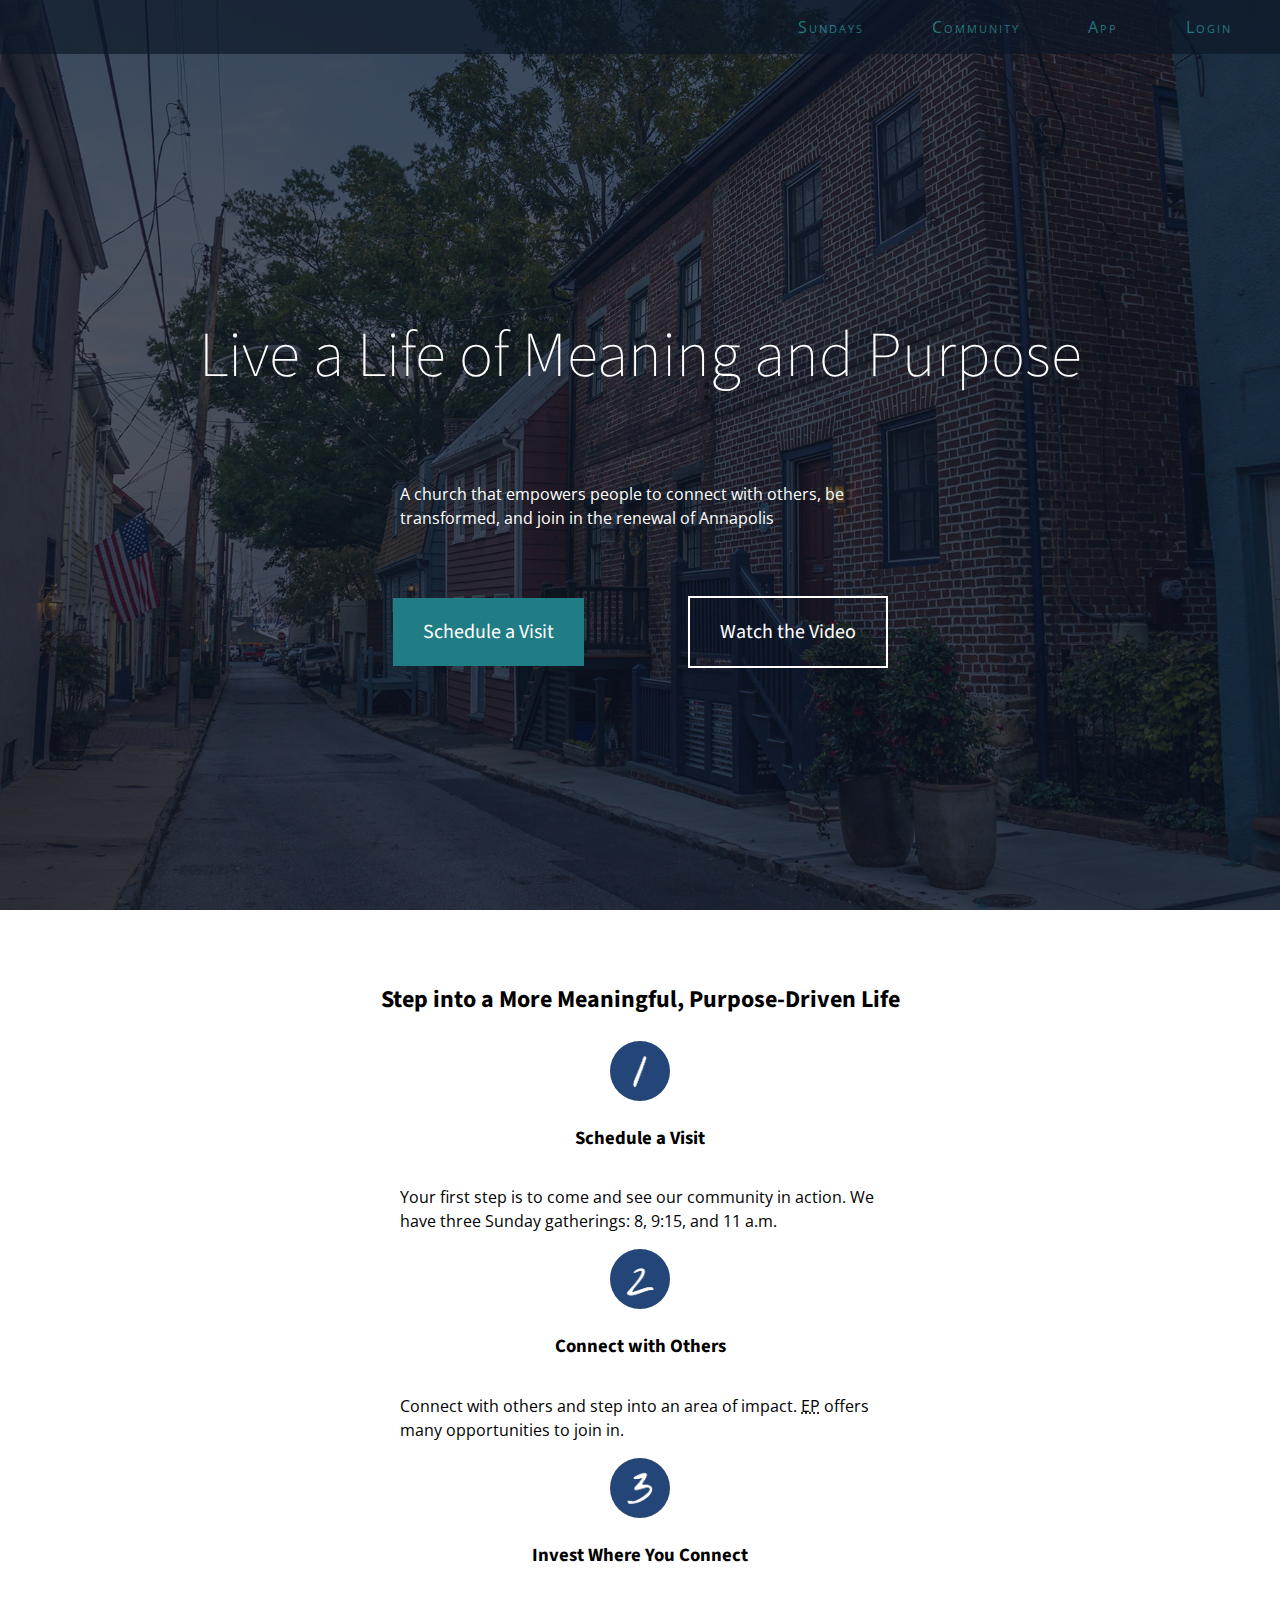
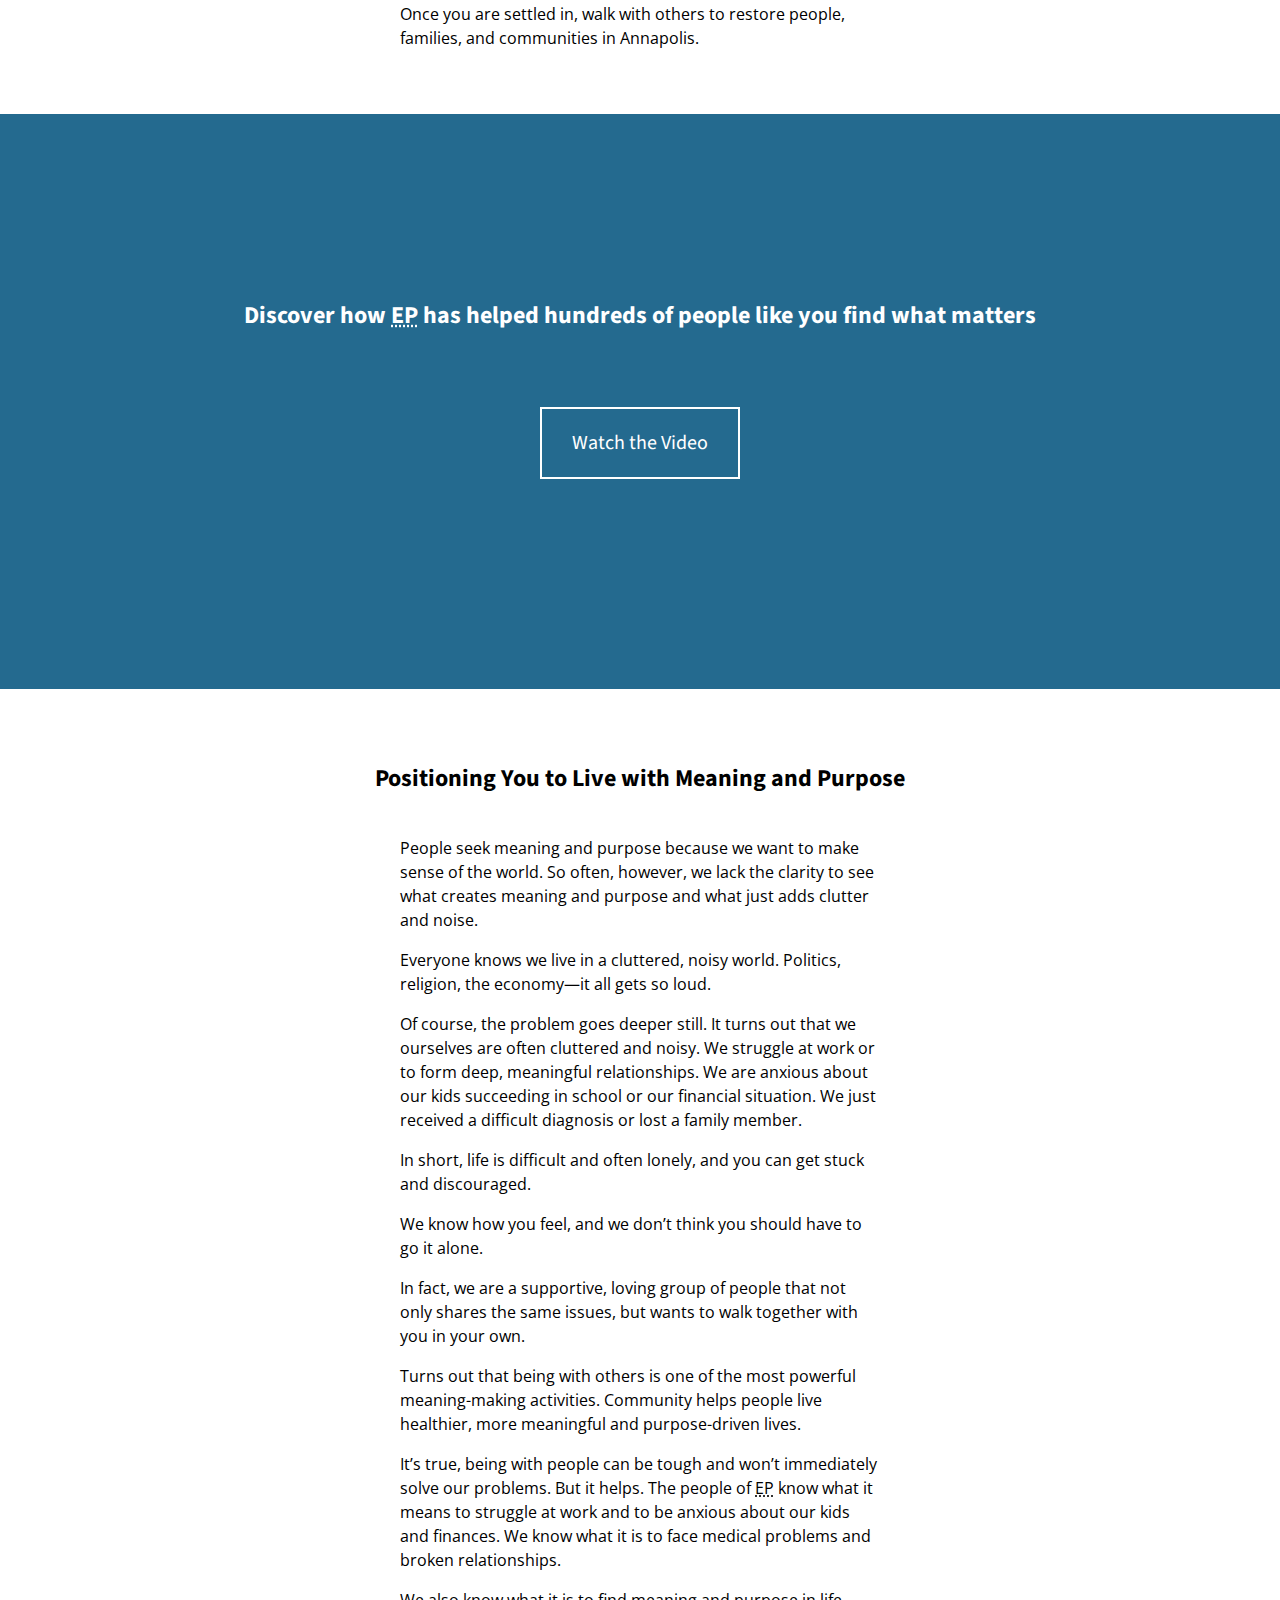
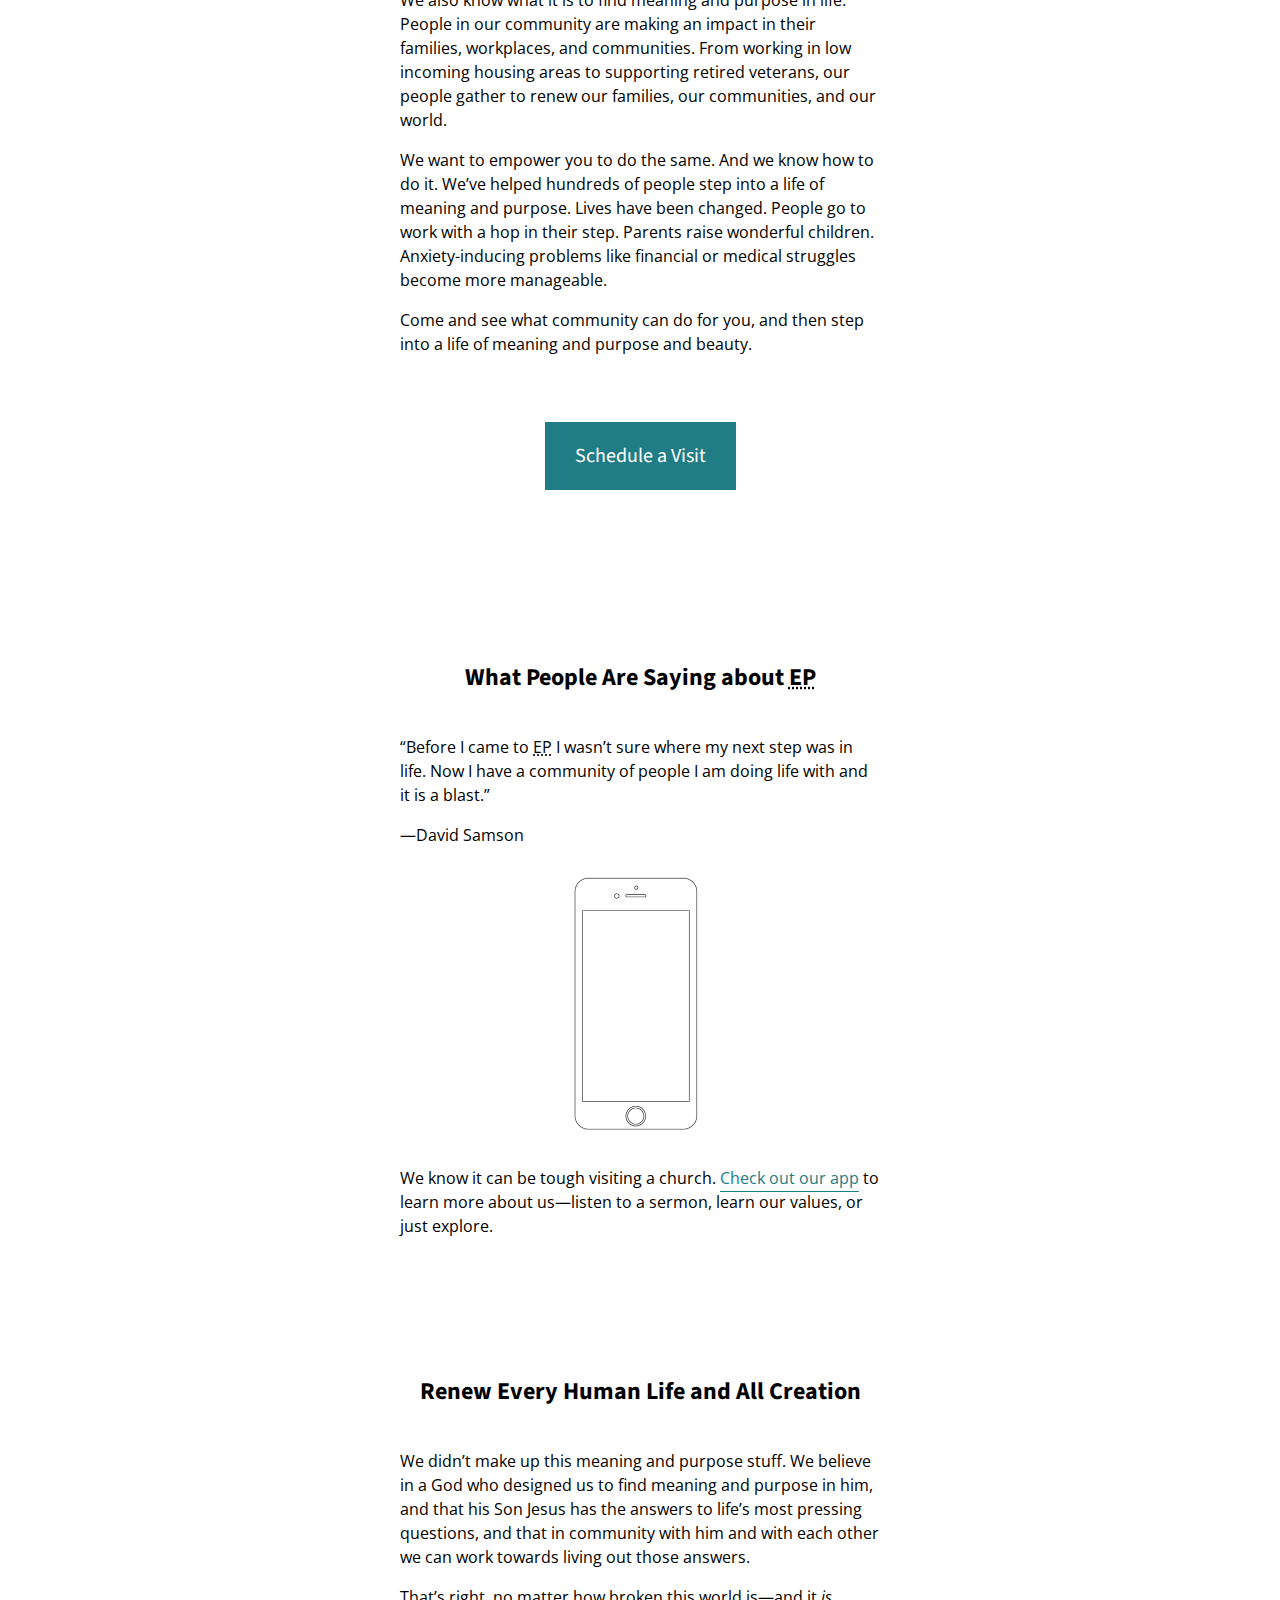
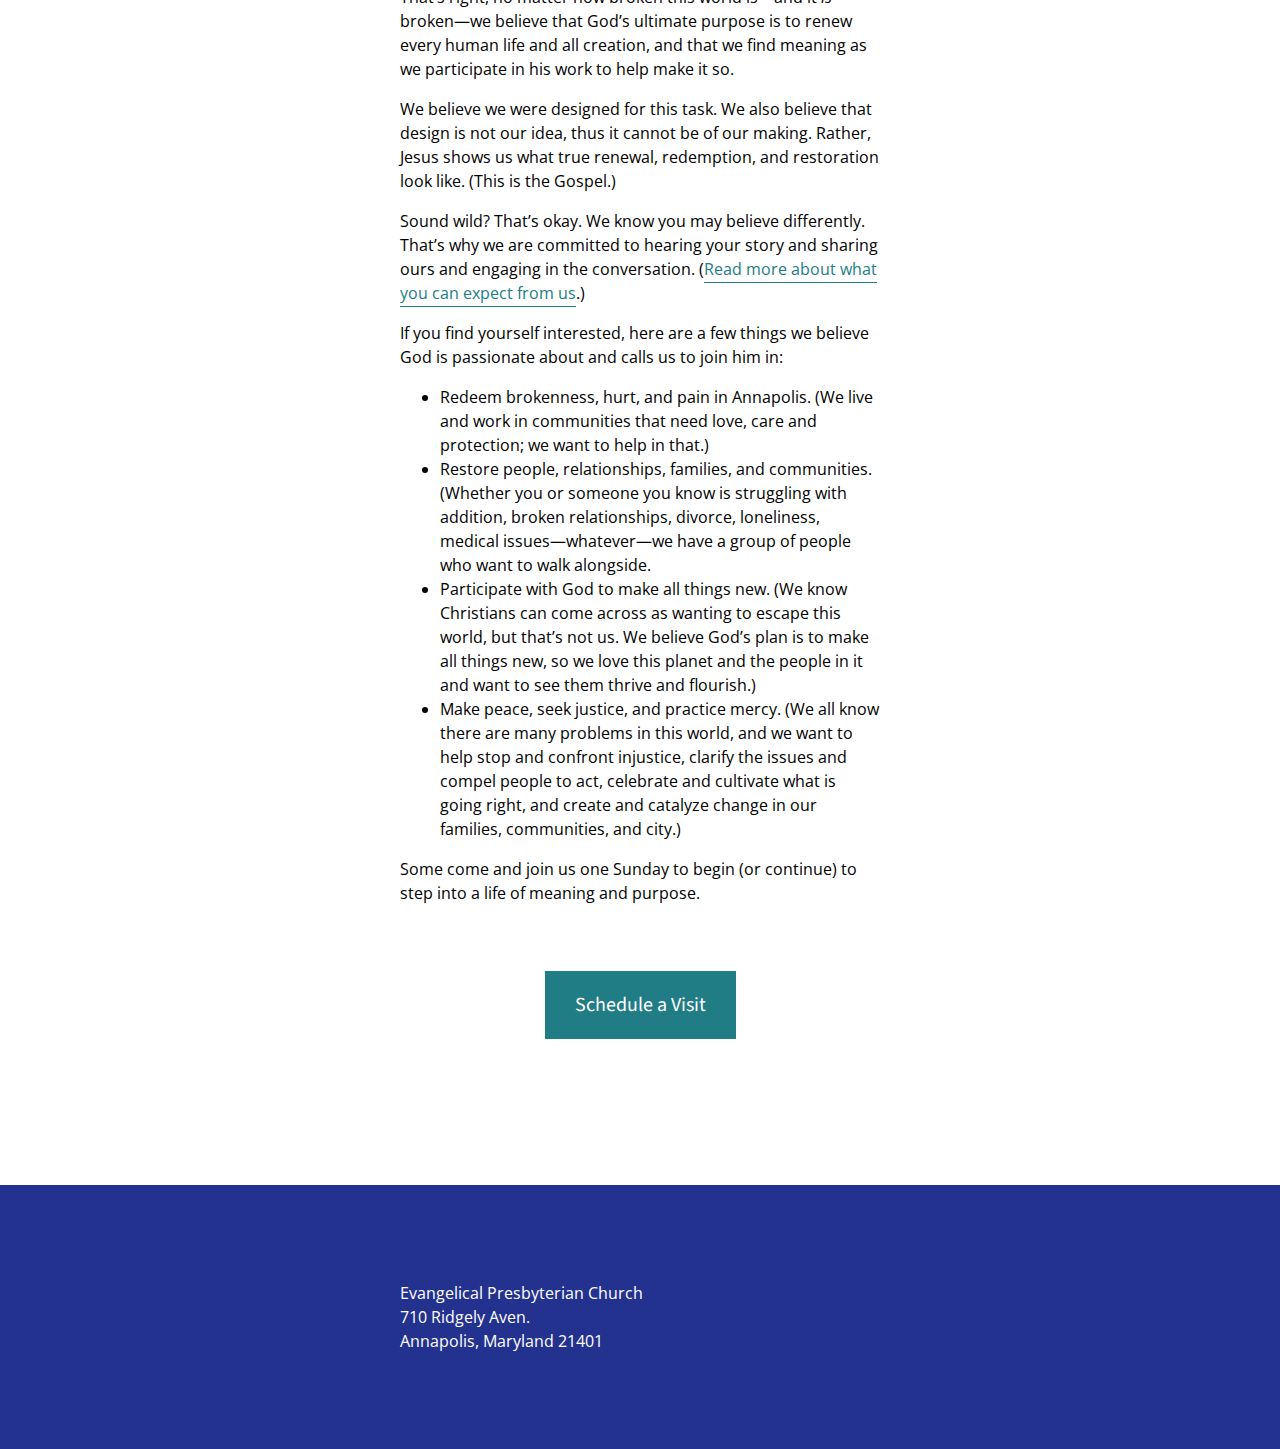
<file: unit_4/index.html>
<!DOCTYPE html>
<html lang="en">
	
	<head>
		<meta charset="utf-8">
		<meta name="description" content="Homepage for Evangelical Presbyterian Church in Annapolis, Maryland">
		<meta name="viewport" content="width=device-width, initial-scale=1.0">
		<title>Evangelical Presbyterian Church</title>

		<link rel="stylesheet" type="text/css" href="css/style.css">
	</head>
	
	<body>
		<!-- Navigation -->
		<header>
			<nav>
				<a class="nav-links" href="#">Sundays</a>
				<a class="nav-links" href="#">Community</a>
				<a class="nav-links" href="#">App</a>
				<a class="nav-links" href="#">Login</a>
			</nav>

			<!-- Hero Landing -->
			<div class="hero-text">	
				<h1>Live a Life of Meaning and Purpose</h1>
				<p>A church that empowers people to connect with others, be transformed, and join in the renewal of Annapolis</p>
				<!-- Why is this button over all the other stuff? -->
				<a class="call-to-video call-to-visit" href="#">Schedule a Visit</a>
				<a class="call-to-video" href="#">Watch the Video</a>
			</div>
		</header>

		<main>
			<article>

				<!-- Process Plan -->
				<section class="process-plan">
					<h2>Step into a More Meaningful, Purpose-Driven Life</h2>
					<div>
						<img class="img-circle" src="images/1_one.jpg" title="1" alt="1" width="60" height="60">
						<h3>Schedule a Visit</h3>
						<p>Your first step is to come and see our community in action. We have three Sunday gatherings: <time>8, 9:15, and 11 a.m.</time></p>
					</div>
					<div>
						<img class="img-circle" src="images/2_two.jpg" title="2" alt="2" width="60" height="60">
						<h3>Connect with Others</h3>
						<p>Connect with others and step into an area of impact. <abbr title="Evangelical Presbyterian Church">EP</abbr> offers many opportunities to join in.</p>
					</div>
					<div>
						<img class="img-circle" src="images/3_three.jpg" title="3" alt="3" width="60" height="60">
						<h3>Invest Where You Connect</h3>
						<p>Once you are settled in, walk with others to restore people, families, and communities in Annapolis.</p>
					</div>
				</section>

				<!-- Video Call to Action -->
				<section class="video-cta">
					<h2>Discover how <abbr title="Evangelical Presbyterian Church">EP</abbr> has helped hundreds of people like you find what matters</h2>
					<a class="call-to-video" href="#">Watch the Video</a>
				</section>

				<!-- Positioning EP Using Copy -->
				<section class="positioning">
					<h2>Positioning You to Live with Meaning and Purpose</h2>
					<p>People seek meaning and purpose because we want to make sense of the world. So often, however, we lack the clarity to see what creates meaning and purpose and what just adds clutter and noise.</p>
					<p>Everyone knows we live in a cluttered, noisy world. Politics, religion, the economy&mdash;it all gets so loud. </p>
					<p>Of course, the problem goes deeper still. It turns out that we ourselves are often cluttered and noisy. We struggle at work or to form deep, meaningful relationships. We are anxious about our kids succeeding in school or our financial situation. We just received a difficult diagnosis or lost a family member.</p>
					<p>In short, life is difficult and often lonely, and you can get stuck and discouraged.</p>
					<p>We know how you feel, and we don&rsquo;t think you should have to go it alone.</p>
					<p>In fact, we are a supportive, loving group of people that not only shares the same issues, but wants to walk together with you in your own.</p>
					<p>Turns out that being with others is one of the most powerful meaning-making activities. Community helps people live healthier, more meaningful and purpose-driven lives.</p>
					<p>It&rsquo;s true, being with people can be tough and won&rsquo;t immediately solve our problems. But it helps. The people of <abbr title="Evangelical Presbyterian Church">EP</abbr> know what it means to struggle at work and to be anxious about our kids and finances. We know what it is to face medical problems and broken relationships.</p>
					<p>We also know what it is to find meaning and purpose in life. People in our community are making an impact in their families, workplaces, and communities. From working in low incoming housing areas to supporting retired veterans, our people gather to renew our families, our communities, and our world.</p>
					<p>We want to empower you to do the same. And we know how to do it. We&rsquo;ve helped hundreds of people step into a life of meaning and purpose. Lives have been changed. People go to work with a hop in their step. Parents raise wonderful children. Anxiety-inducing problems like financial or medical struggles become more manageable.</p>
					<p>Come and see what community can do for you, and then step into a life of meaning and purpose and beauty.</p>
					<a class="call-to-video call-to-visit" href="#">Schedule a Visit</a>
				</section>

				<!-- Testimonial and App -->
				<section class="testimonial">
					<h2>What People Are Saying about <abbr title="Evangelical Presbyterian Church">EP</abbr></h2>
					<p>&ldquo;Before I came to <abbr title="Evangelical Presbyterian Church">EP</abbr> I wasn&rsquo;t sure where my next step was in life. Now I have a community of people I am doing life with and it is a blast.&rdquo;</p>
					<p>&mdash;David Samson</p>
					<img src="images/phone.jpg" title="Image of Evangelical Presbyterian Church App" alt="" width="200">
					<p>We know it can be tough visiting a church. <a href="#">Check out our app</a> to learn more about us&mdash;listen to a sermon, learn our values, or just explore.</p>
				</section>

				<!-- Eight Words - More Meaning and Purpose -->
				<section class="renew">
					<h2>Renew Every Human Life and All Creation</h2>
					<p>We didn&rsquo;t make up this meaning and purpose stuff. We believe in a God who designed us to find meaning and purpose in him, and that his Son Jesus has the answers to life&rsquo;s most pressing questions, and that in community with him and with each other we can work towards living out those answers.</p>
					<p>That&rsquo;s right, no matter how broken this world is&mdash;and it <em>is</em> broken&mdash;we believe that God&rsquo;s ultimate purpose is to renew every human life and all creation, and that we find meaning as we participate in his work to help make it so.</p>
					<p>We believe we were designed for this task. We also believe that design is not our idea, thus it cannot be of our making. Rather, Jesus shows us what true renewal, redemption, and restoration look like. (This is the Gospel.)</p>
					<p>Sound wild? That&rsquo;s okay. We know you may believe differently. That&rsquo;s why we are committed to hearing your story and sharing ours and engaging in the conversation. (<a href="#">Read more about what you can expect from us</a>.)</p>
					<p>If you find yourself interested, here are a few things we believe God is passionate about and calls us to join him in:</p>
					<ul>
						<li>Redeem brokenness, hurt, and pain in Annapolis. (We live and work in communities that need love, care and protection; we want to help in that.)</li>
						<li>Restore people, relationships, families, and communities. (Whether you or someone you know is struggling with addition, broken relationships, divorce, loneliness, medical issues&mdash;whatever&mdash;we have a group of people who want to walk alongside.</li>
						<li>Participate with God to make all things new. (We know Christians can come across as wanting to escape this world, but that&rsquo;s not us. We believe God&rsquo;s plan is to make all things new, so we love this planet and the people in it and want to see them thrive and flourish.)</li>
						<li>Make peace, seek justice, and practice mercy. (We all know there are many problems in this world, and we want to help stop and confront injustice, clarify the issues and compel people to act, celebrate and cultivate what is going right, and create and catalyze change in our families, communities, and city.)</li>
					</ul>
					<p>Some come and join us one Sunday to begin (or continue) to step into a life of meaning and purpose.</p>
					<a class="call-to-video call-to-visit" href="#">Schedule a Visit</a>
				</section>
			</article>
		</main>

		<footer>
			<div class="footer">
				<p>Evangelical Presbyterian Church<br>710 Ridgely Aven.<br>Annapolis, Maryland 21401</p>
			</div>
		</footer>

	</body>
</html>
</file>
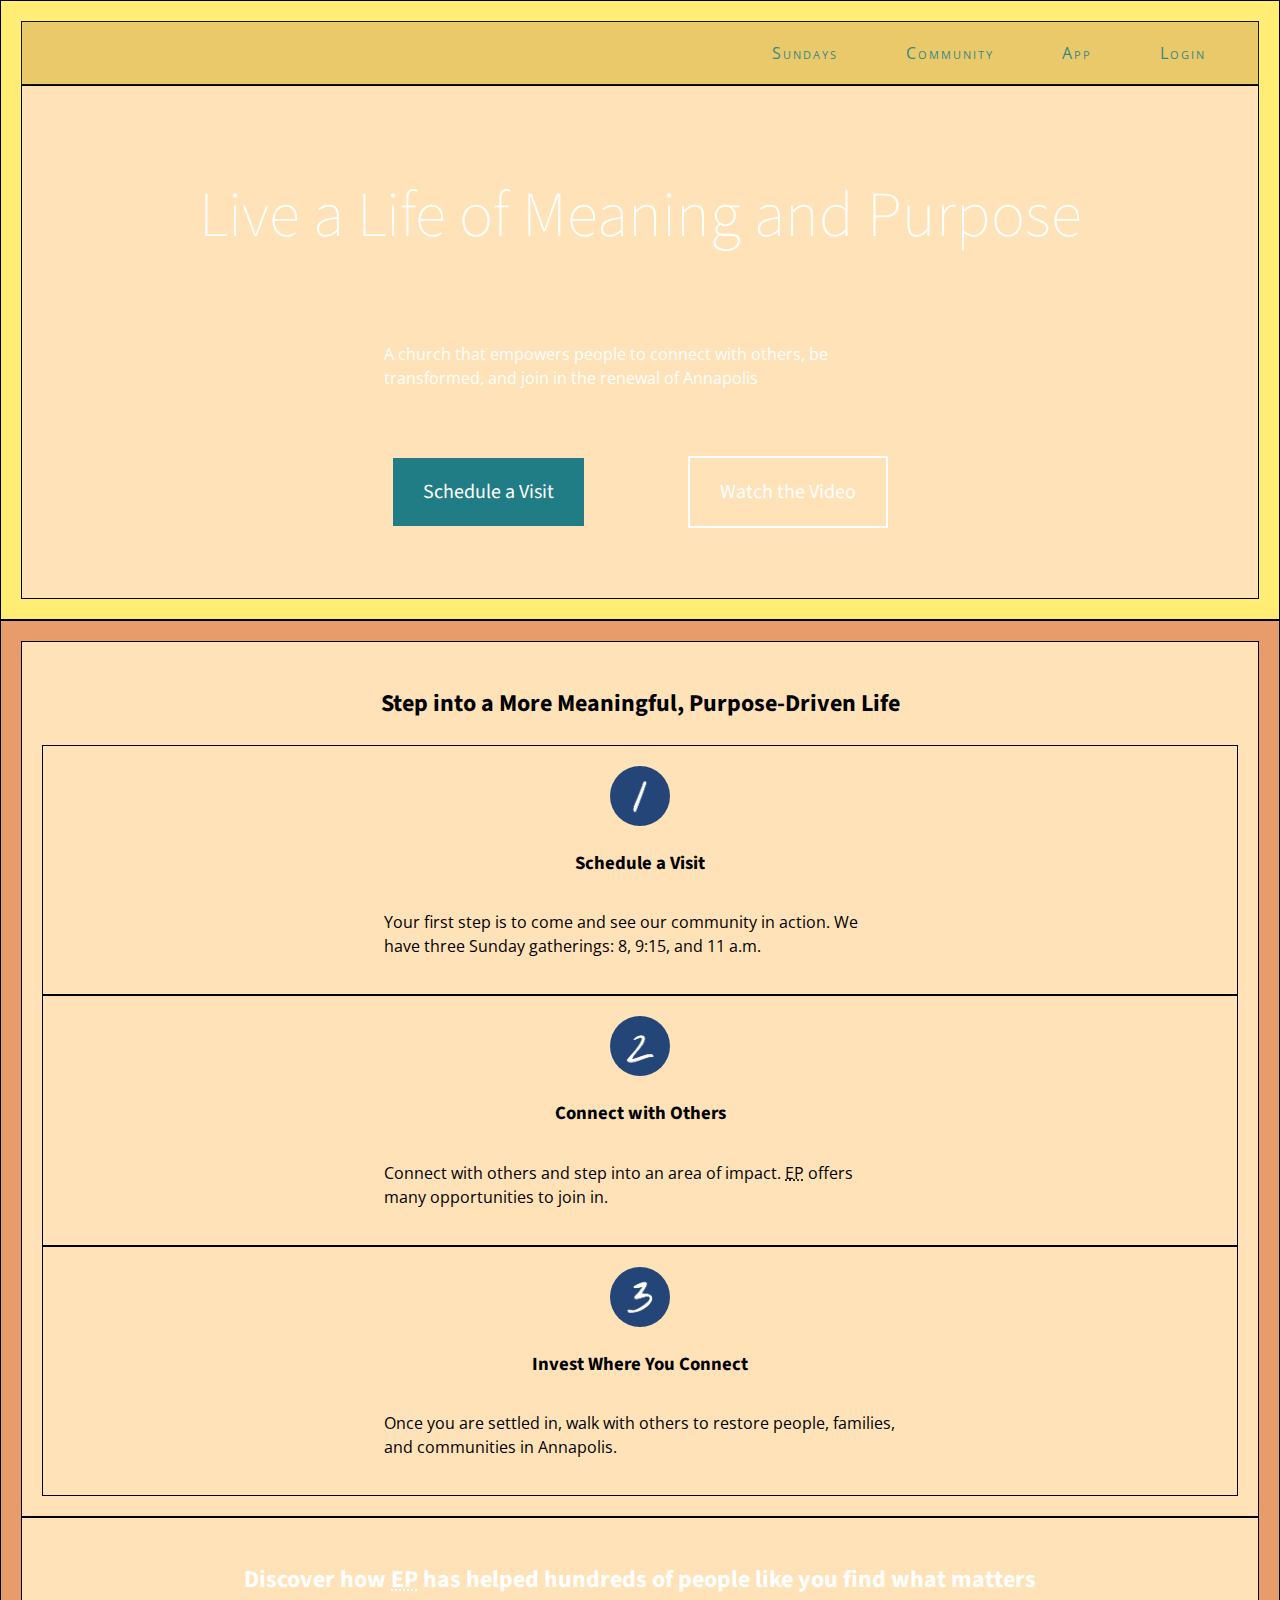
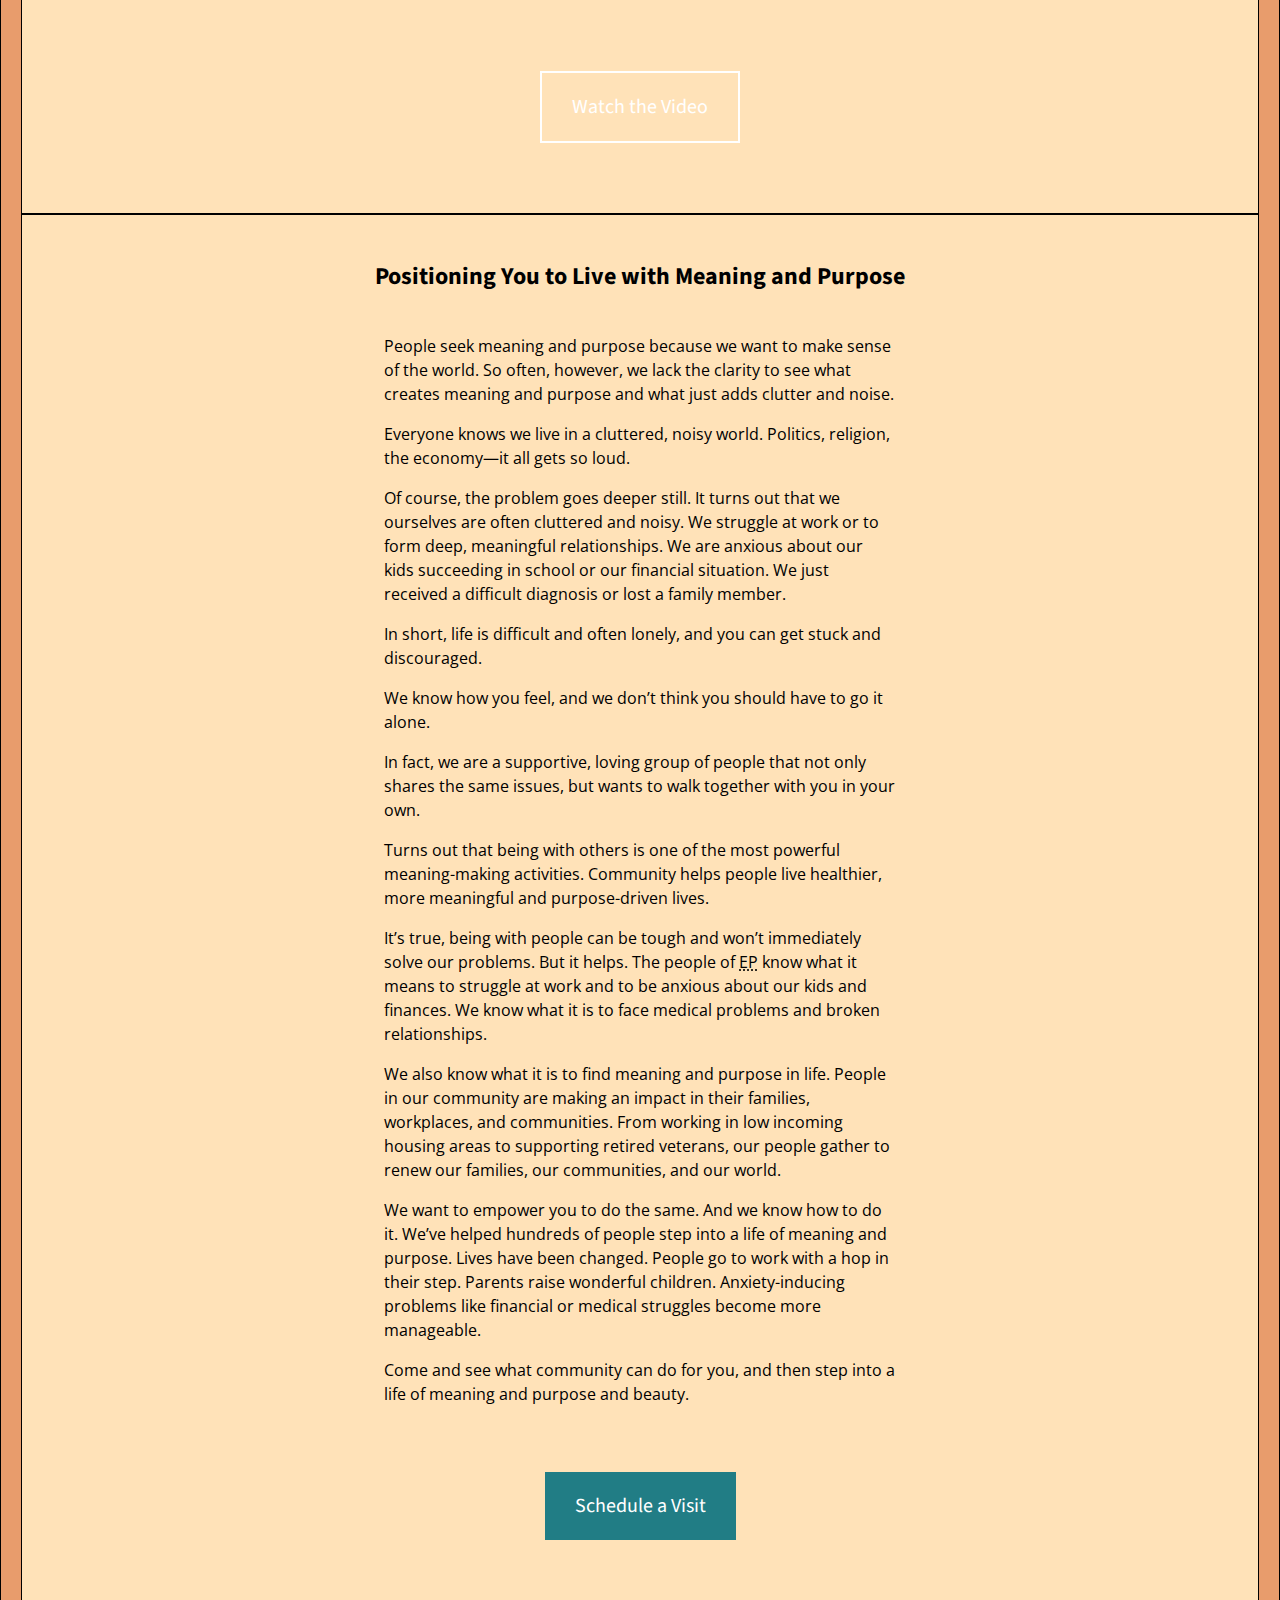
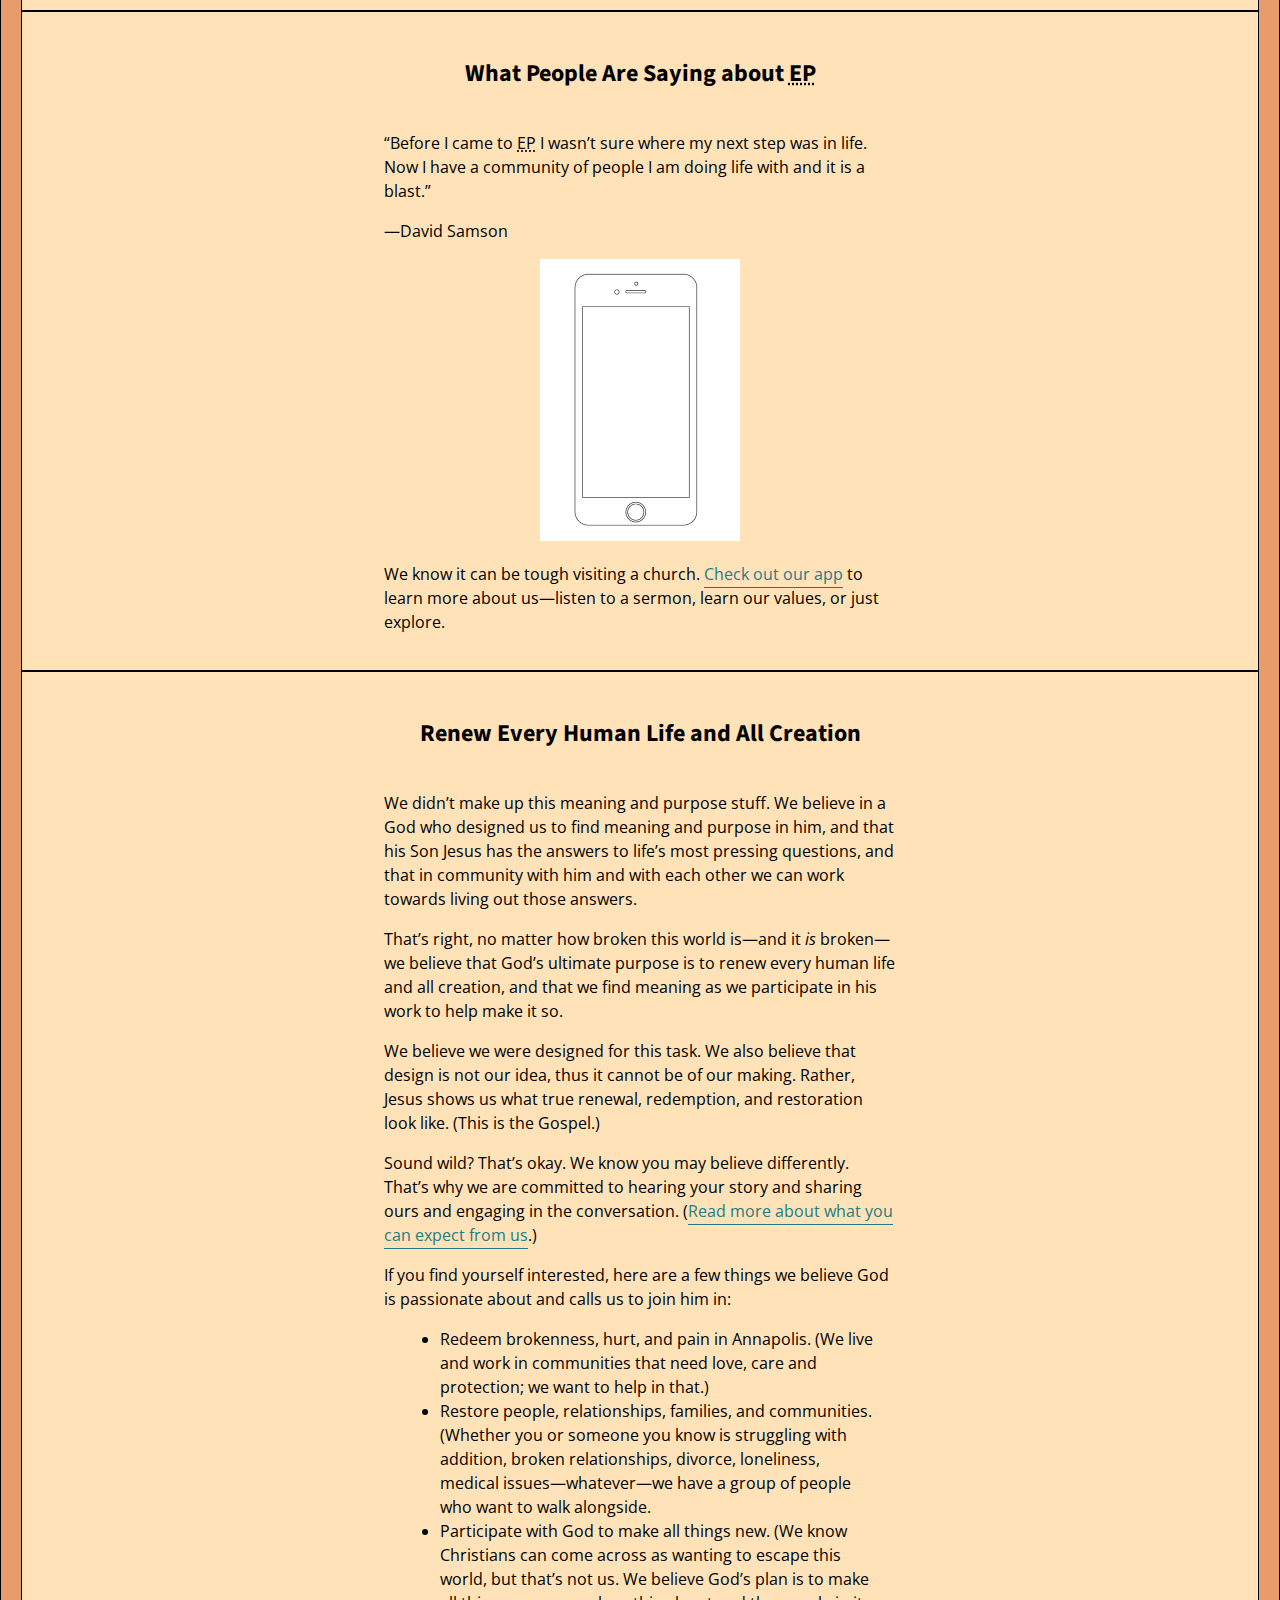
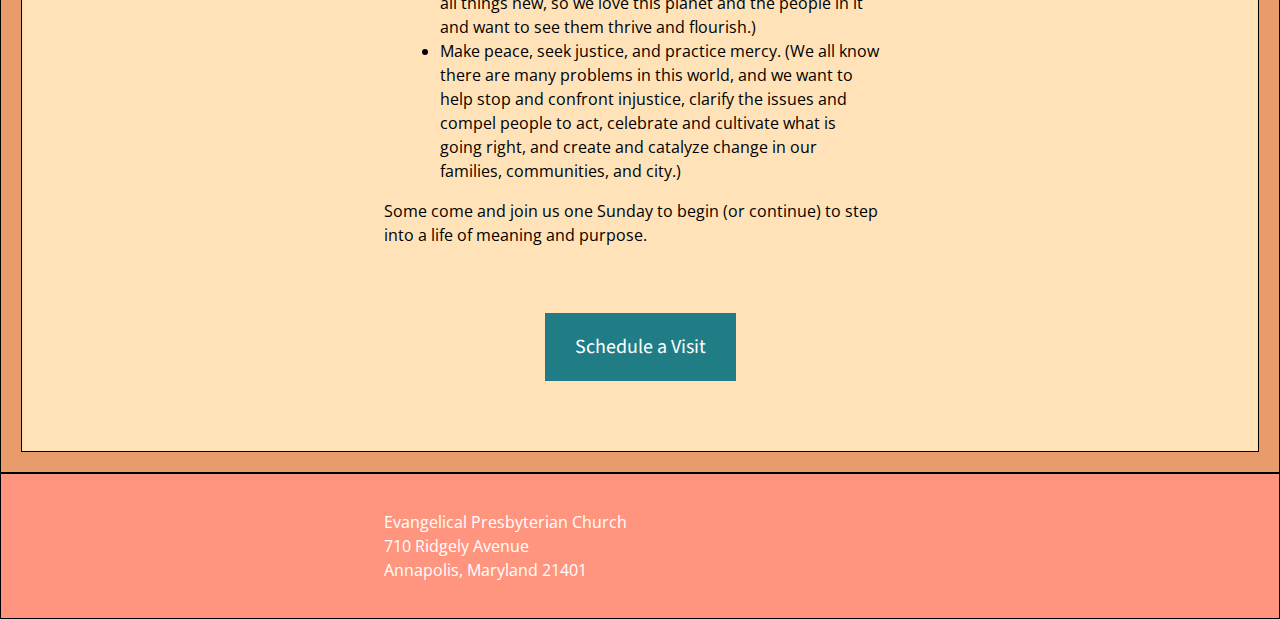
<file: unit_5/index.html>
<!DOCTYPE html>
<html lang="en">
	
	<head>
		<meta charset="utf-8">
		<meta name="description" content="Homepage for Evangelical Presbyterian Church in Annapolis, Maryland">
		<meta name="viewport" content="width=device-width, initial-scale=1.0">
		<title>Evangelical Presbyterian Church</title>

		<link rel="stylesheet" type="text/css" href="css/style.css">
	</head>
	
	<body>
		<!-- Navigation -->
		<header>
			<nav>
				<a class="nav-links" href="#">Sundays</a>
				<a class="nav-links" href="#">Community</a>
				<a class="nav-links" href="#">App</a>
				<a class="nav-links" href="#">Login</a>
			</nav>

			<!-- Hero Landing -->
			<div class="hero-text">	
				<h1>Live a Life of Meaning and Purpose</h1>
				<p>A church that empowers people to connect with others, be transformed, and join in the renewal of Annapolis</p>
				<!-- Why is this button over all the other stuff? -->
				<a class="call-to-video call-to-visit" href="#">Schedule a Visit</a>
				<a class="call-to-video" href="#">Watch the Video</a>
			</div>
		</header>

		<main>
			<article>

				<!-- Process Plan -->
				<section class="process-plan">
					<h2>Step into a More Meaningful, Purpose-Driven Life</h2>
					<div>
						<img class="img-circle" src="images/1_one.jpg" title="1" alt="1" width="60" height="60">
						<h3>Schedule a Visit</h3>
						<p>Your first step is to come and see our community in action. We have three Sunday gatherings: <time>8, 9:15, and 11 a.m.</time></p>
					</div>
					<div>
						<img class="img-circle" src="images/2_two.jpg" title="2" alt="2" width="60" height="60">
						<h3>Connect with Others</h3>
						<p>Connect with others and step into an area of impact. <abbr title="Evangelical Presbyterian Church">EP</abbr> offers many opportunities to join in.</p>
					</div>
					<div>
						<img class="img-circle" src="images/3_three.jpg" title="3" alt="3" width="60" height="60">
						<h3>Invest Where You Connect</h3>
						<p>Once you are settled in, walk with others to restore people, families, and communities in Annapolis.</p>
					</div>
				</section>

				<!-- Video Call to Action -->
				<section class="video-cta">
					<h2>Discover how <abbr title="Evangelical Presbyterian Church">EP</abbr> has helped hundreds of people like you find what matters</h2>
					<a class="call-to-video" href="#">Watch the Video</a>
				</section>

				<!-- Positioning EP Using Copy -->
				<section class="positioning">
					<h2>Positioning You to Live with Meaning and Purpose</h2>
					<p>People seek meaning and purpose because we want to make sense of the world. So often, however, we lack the clarity to see what creates meaning and purpose and what just adds clutter and noise.</p>
					<p>Everyone knows we live in a cluttered, noisy world. Politics, religion, the economy&mdash;it all gets so loud. </p>
					<p>Of course, the problem goes deeper still. It turns out that we ourselves are often cluttered and noisy. We struggle at work or to form deep, meaningful relationships. We are anxious about our kids succeeding in school or our financial situation. We just received a difficult diagnosis or lost a family member.</p>
					<p>In short, life is difficult and often lonely, and you can get stuck and discouraged.</p>
					<p>We know how you feel, and we don&rsquo;t think you should have to go it alone.</p>
					<p>In fact, we are a supportive, loving group of people that not only shares the same issues, but wants to walk together with you in your own.</p>
					<p>Turns out that being with others is one of the most powerful meaning-making activities. Community helps people live healthier, more meaningful and purpose-driven lives.</p>
					<p>It&rsquo;s true, being with people can be tough and won&rsquo;t immediately solve our problems. But it helps. The people of <abbr title="Evangelical Presbyterian Church">EP</abbr> know what it means to struggle at work and to be anxious about our kids and finances. We know what it is to face medical problems and broken relationships.</p>
					<p>We also know what it is to find meaning and purpose in life. People in our community are making an impact in their families, workplaces, and communities. From working in low incoming housing areas to supporting retired veterans, our people gather to renew our families, our communities, and our world.</p>
					<p>We want to empower you to do the same. And we know how to do it. We&rsquo;ve helped hundreds of people step into a life of meaning and purpose. Lives have been changed. People go to work with a hop in their step. Parents raise wonderful children. Anxiety-inducing problems like financial or medical struggles become more manageable.</p>
					<p>Come and see what community can do for you, and then step into a life of meaning and purpose and beauty.</p>
					<a class="call-to-video call-to-visit" href="#">Schedule a Visit</a>
				</section>

				<!-- Testimonial and App -->
				<section class="testimonial">
					<h2>What People Are Saying about <abbr title="Evangelical Presbyterian Church">EP</abbr></h2>
					<p>&ldquo;Before I came to <abbr title="Evangelical Presbyterian Church">EP</abbr> I wasn&rsquo;t sure where my next step was in life. Now I have a community of people I am doing life with and it is a blast.&rdquo;</p>
					<p>&mdash;David Samson</p>
					<img src="images/phone.jpg" title="Image of Evangelical Presbyterian Church App" alt="" width="200">
					<p>We know it can be tough visiting a church. <a href="#">Check out our app</a> to learn more about us&mdash;listen to a sermon, learn our values, or just explore.</p>
				</section>

				<!-- Eight Words - More Meaning and Purpose -->
				<section class="renew">
					<h2>Renew Every Human Life and All Creation</h2>
					<p>We didn&rsquo;t make up this meaning and purpose stuff. We believe in a God who designed us to find meaning and purpose in him, and that his Son Jesus has the answers to life&rsquo;s most pressing questions, and that in community with him and with each other we can work towards living out those answers.</p>
					<p>That&rsquo;s right, no matter how broken this world is&mdash;and it <em>is</em> broken&mdash;we believe that God&rsquo;s ultimate purpose is to renew every human life and all creation, and that we find meaning as we participate in his work to help make it so.</p>
					<p>We believe we were designed for this task. We also believe that design is not our idea, thus it cannot be of our making. Rather, Jesus shows us what true renewal, redemption, and restoration look like. (This is the Gospel.)</p>
					<p>Sound wild? That&rsquo;s okay. We know you may believe differently. That&rsquo;s why we are committed to hearing your story and sharing ours and engaging in the conversation. (<a href="#">Read more about what you can expect from us</a>.)</p>
					<p>If you find yourself interested, here are a few things we believe God is passionate about and calls us to join him in:</p>
					<ul>
						<li>Redeem brokenness, hurt, and pain in Annapolis. (We live and work in communities that need love, care and protection; we want to help in that.)</li>
						<li>Restore people, relationships, families, and communities. (Whether you or someone you know is struggling with addition, broken relationships, divorce, loneliness, medical issues&mdash;whatever&mdash;we have a group of people who want to walk alongside.</li>
						<li>Participate with God to make all things new. (We know Christians can come across as wanting to escape this world, but that&rsquo;s not us. We believe God&rsquo;s plan is to make all things new, so we love this planet and the people in it and want to see them thrive and flourish.)</li>
						<li>Make peace, seek justice, and practice mercy. (We all know there are many problems in this world, and we want to help stop and confront injustice, clarify the issues and compel people to act, celebrate and cultivate what is going right, and create and catalyze change in our families, communities, and city.)</li>
					</ul>
					<p>Some come and join us one Sunday to begin (or continue) to step into a life of meaning and purpose.</p>
					<a class="call-to-video call-to-visit" href="#">Schedule a Visit</a>
				</section>
			</article>
		</main>

		<footer>
			<p>Evangelical Presbyterian Church<br>710 Ridgely Avenue<br>Annapolis, Maryland 21401</p>
		</footer>

	</body>
</html>
</file>
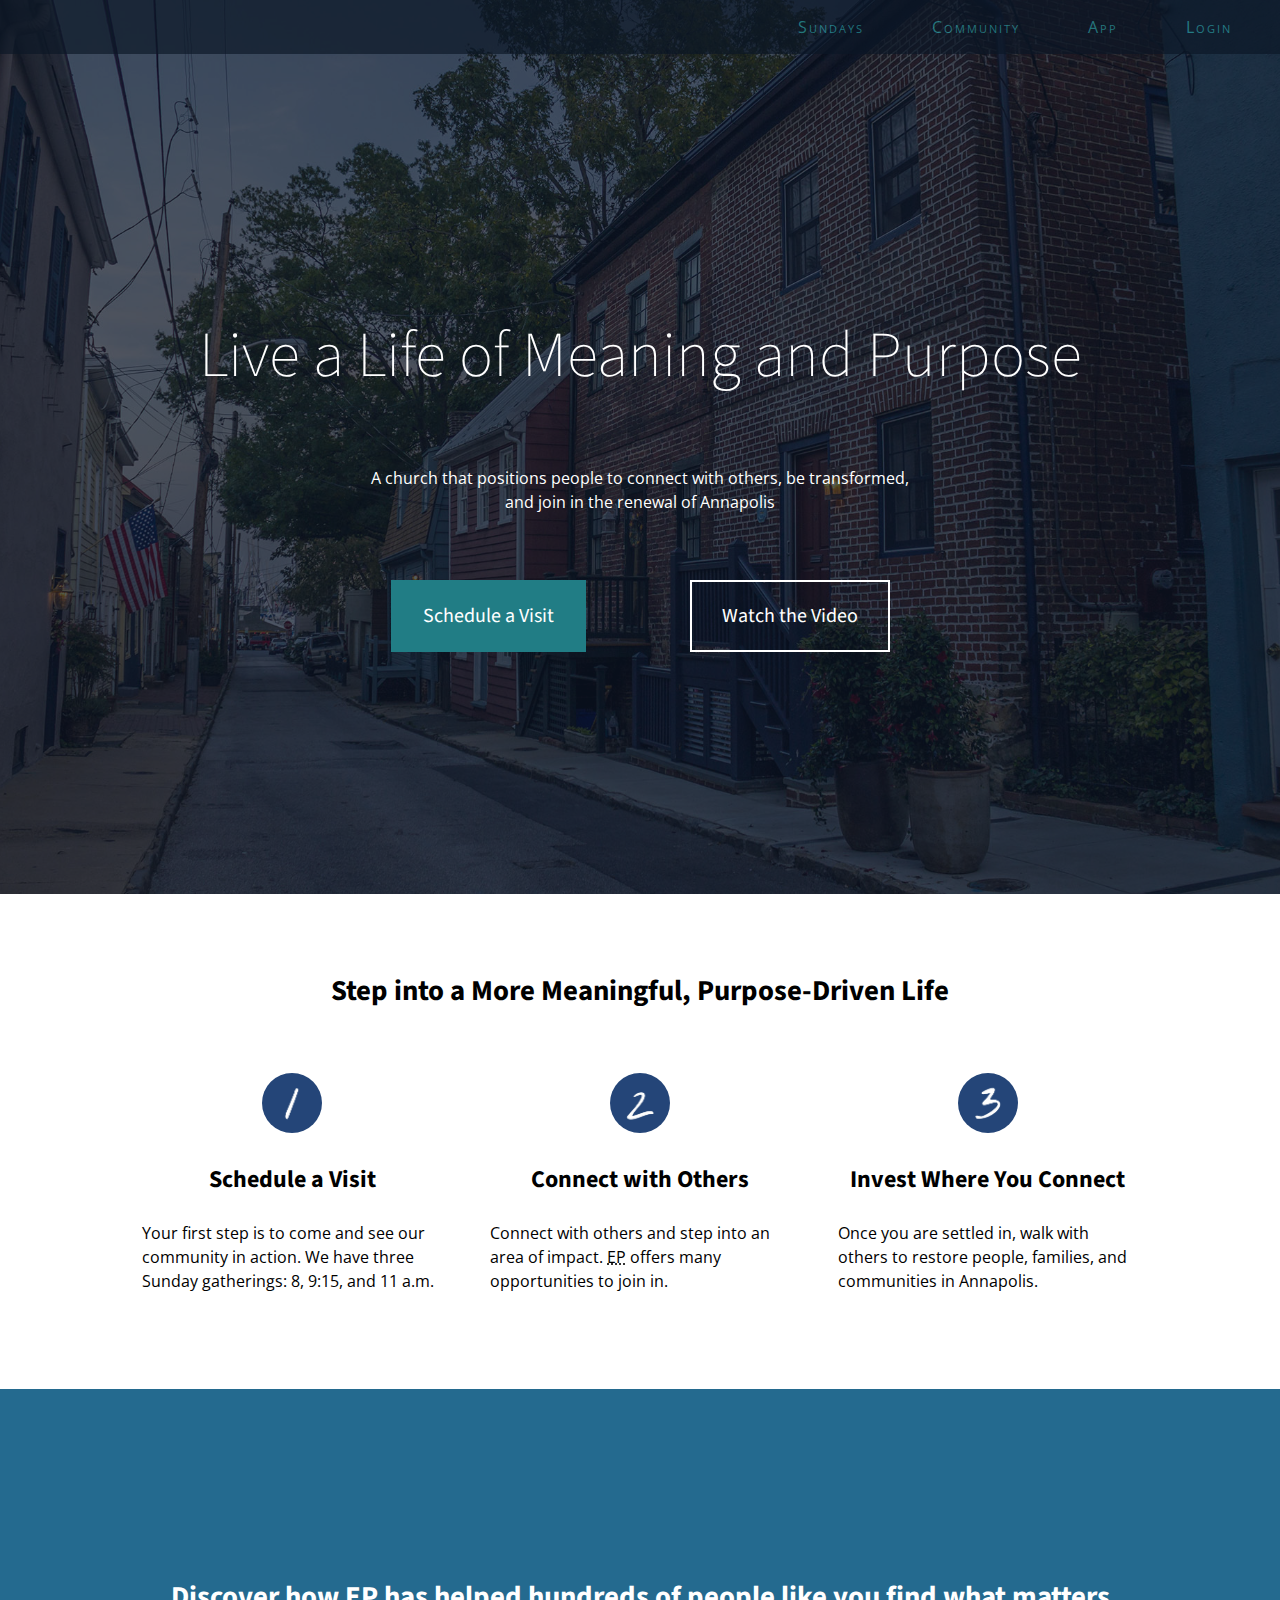
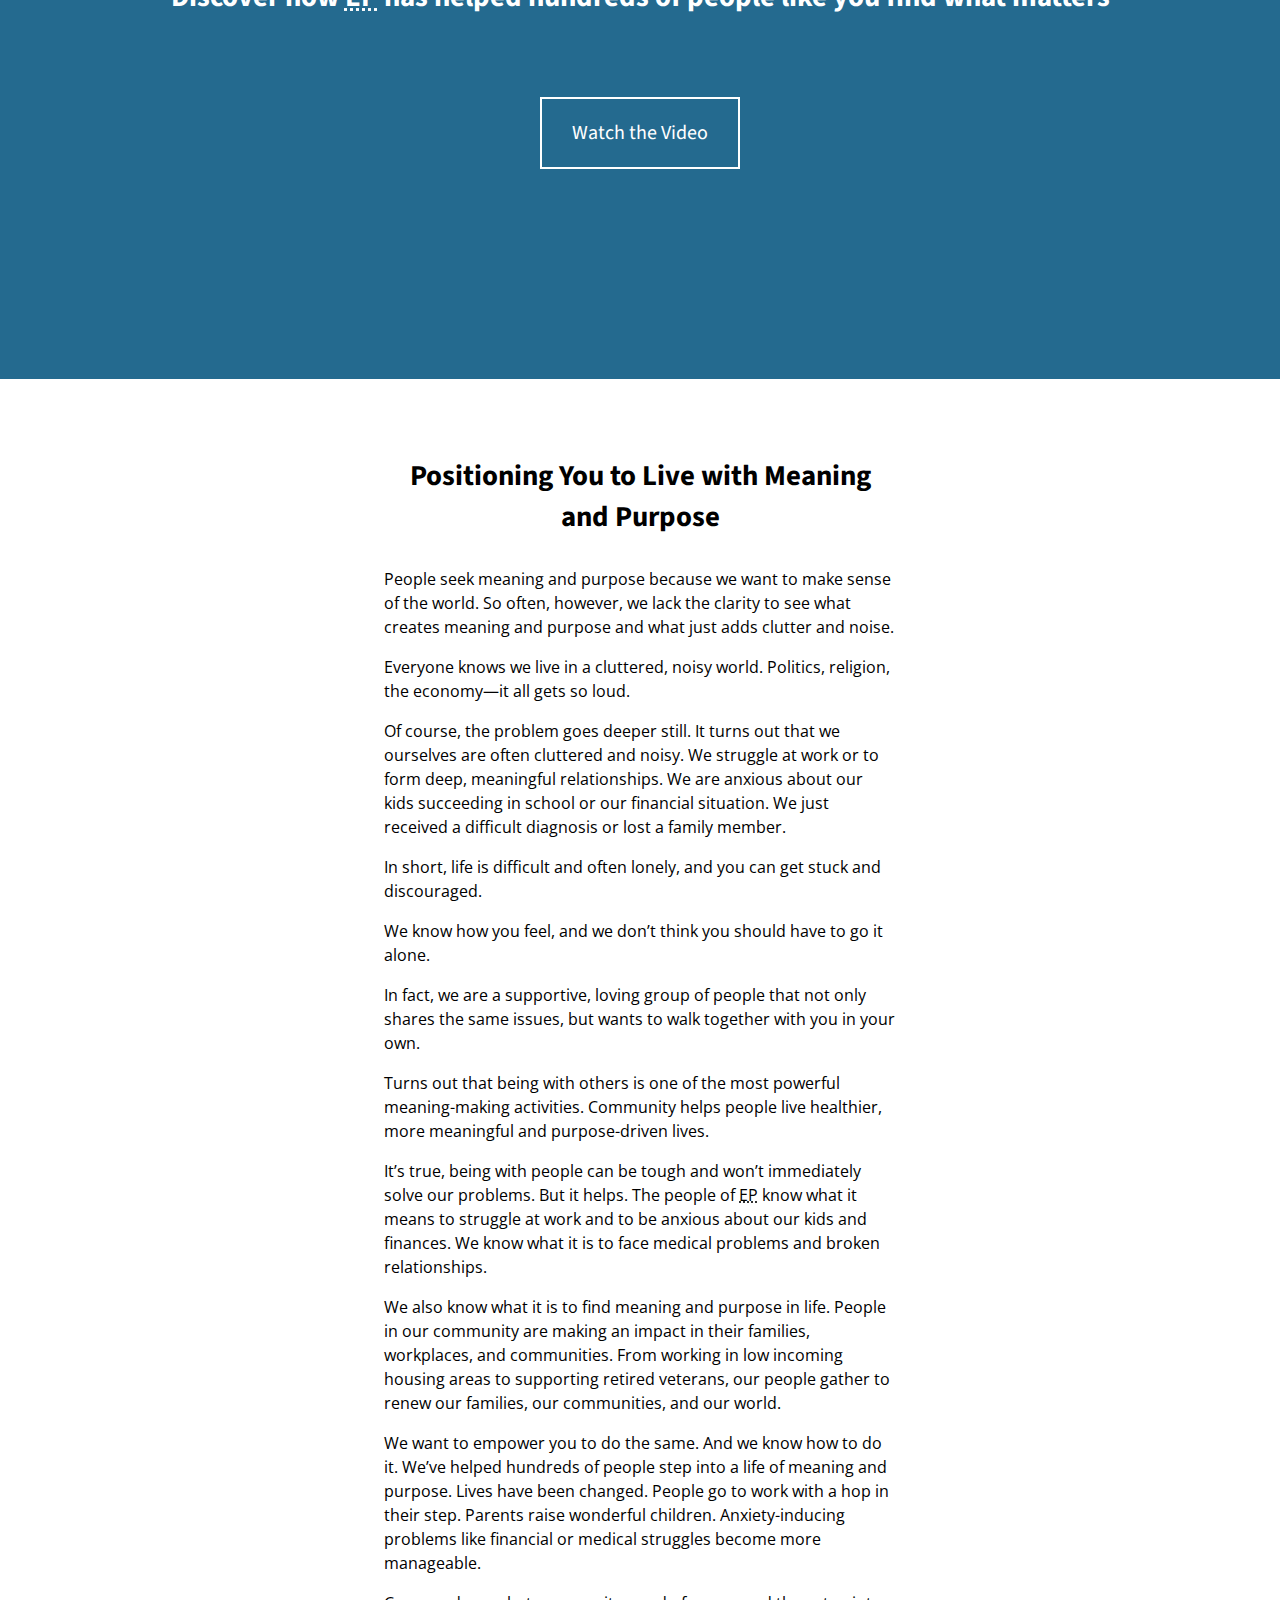
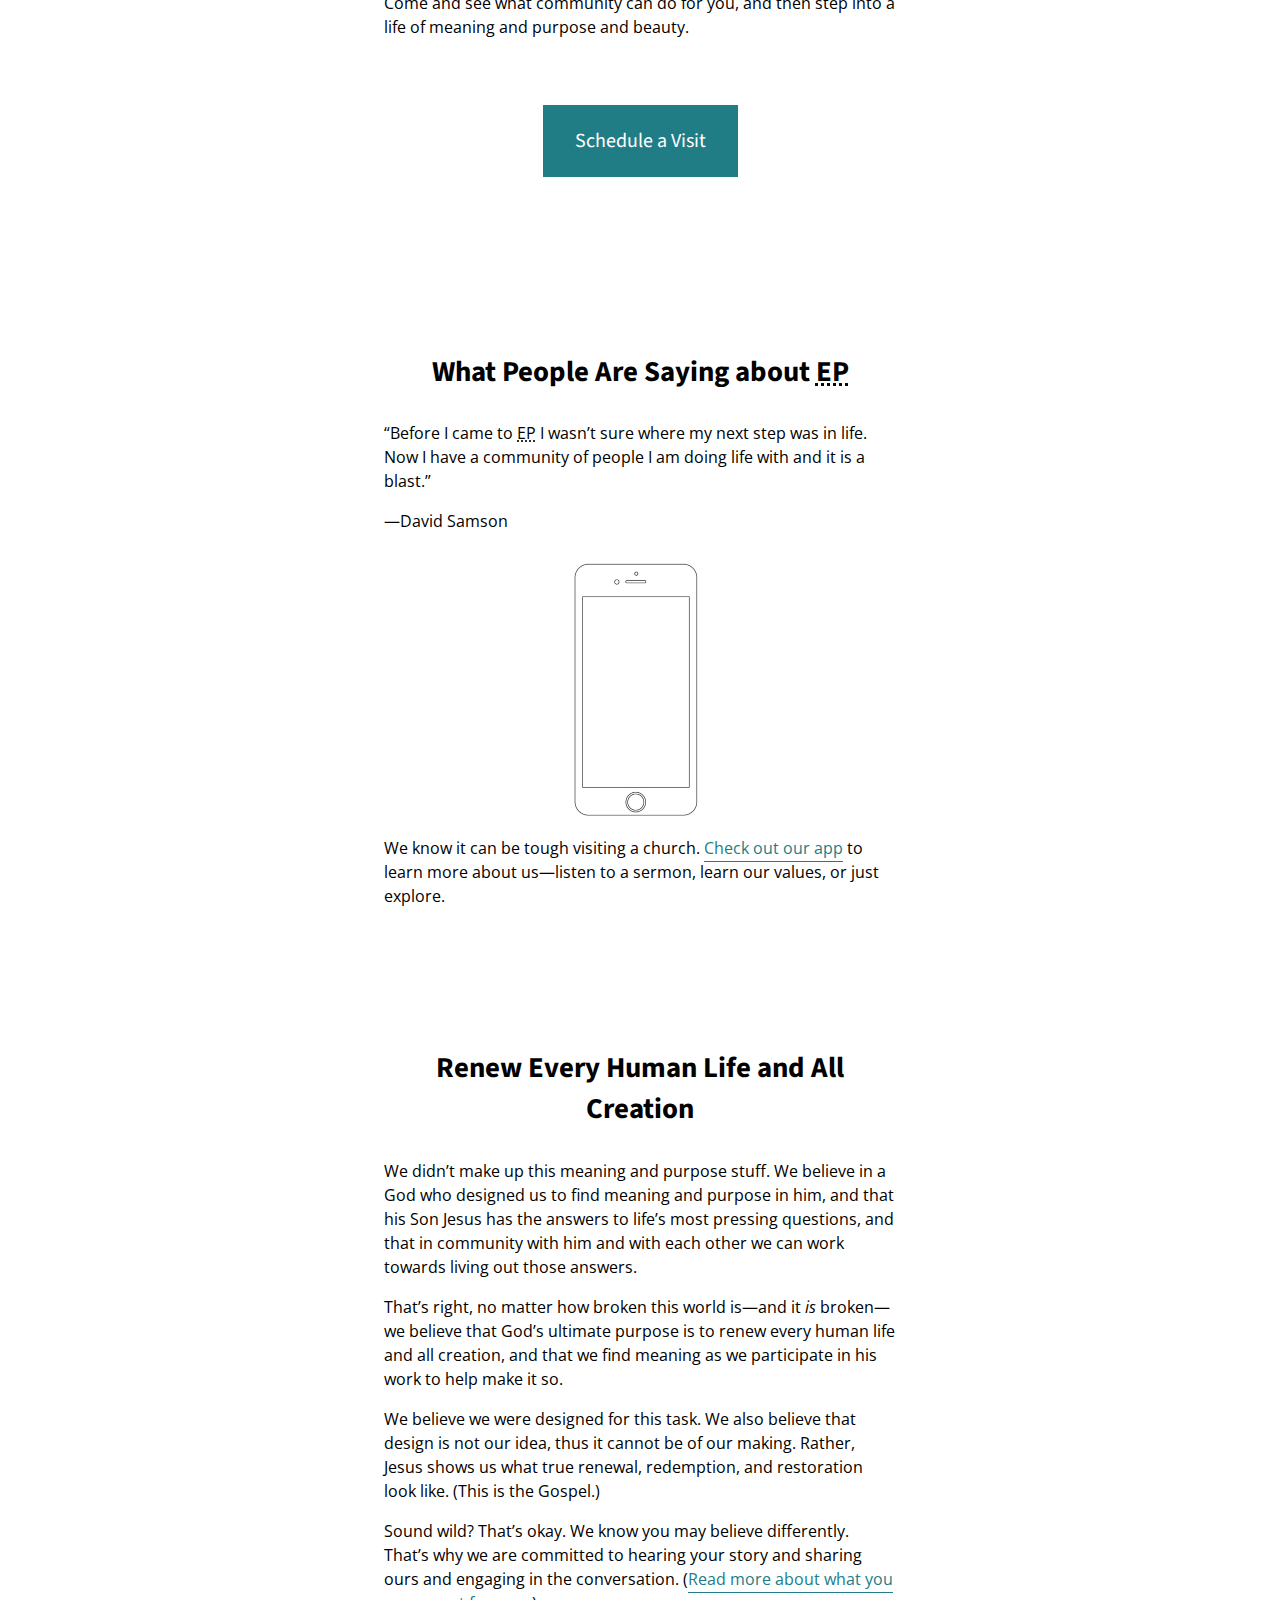
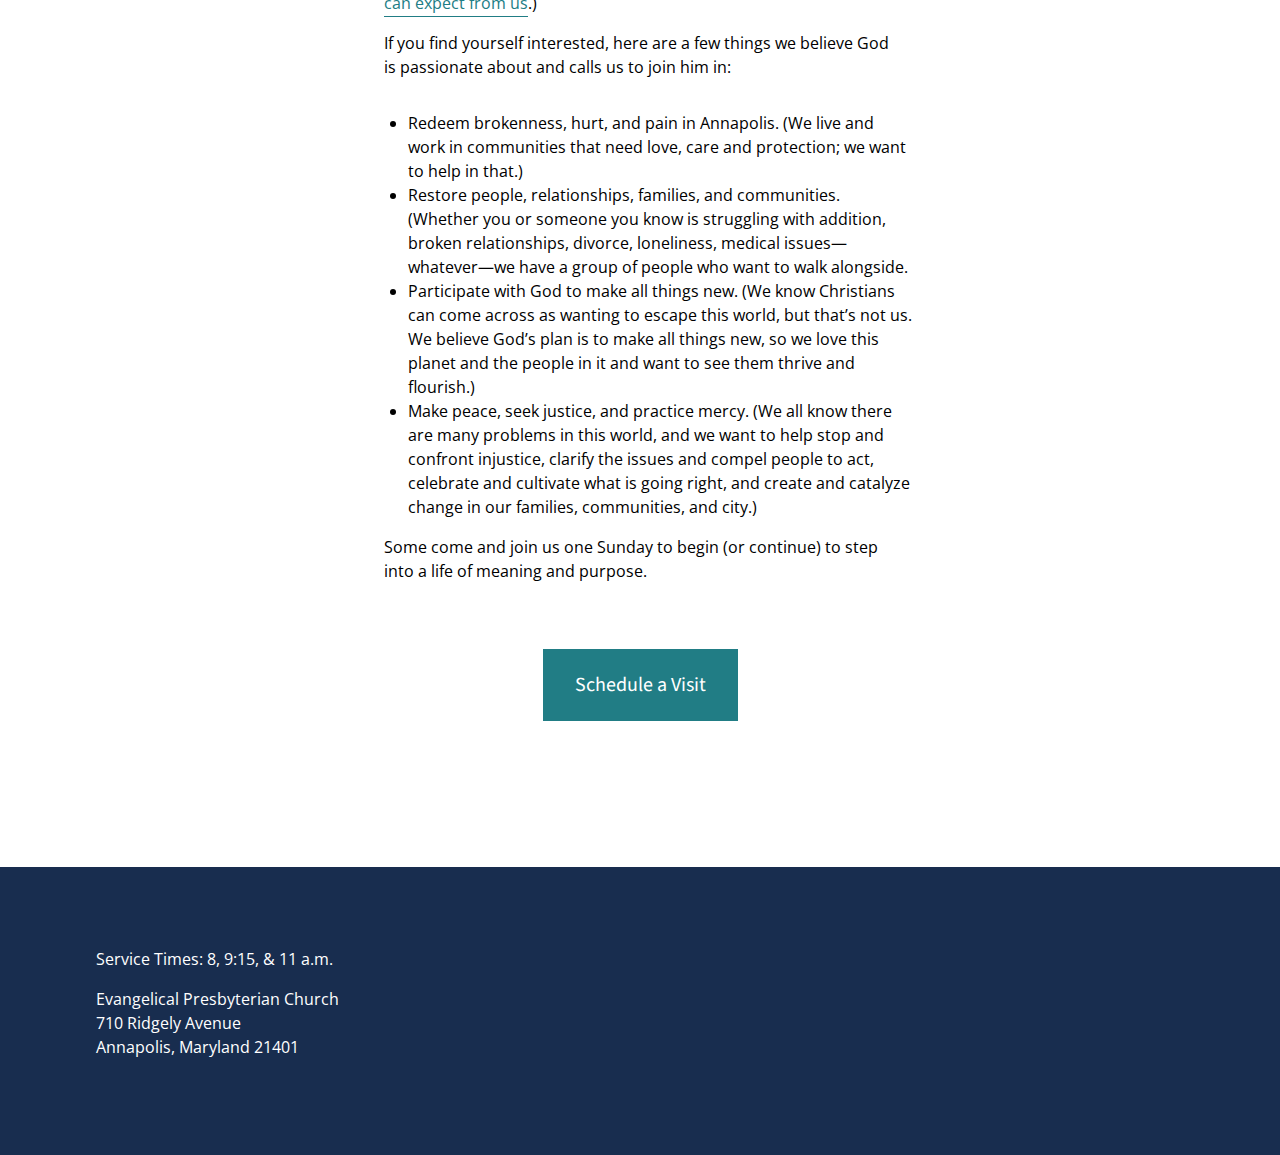
<file: unit_6/index.html>
<!DOCTYPE html>
<html lang="en">
	
	<head>
		<meta charset="utf-8">
		<meta name="description" content="Homepage for Evangelical Presbyterian Church in Annapolis, Maryland">
		<meta name="viewport" content="width=device-width, initial-scale=1.0">
		<title>Evangelical Presbyterian Church</title>

		<link rel="stylesheet" type="text/css" href="css/style.css">
	</head>
	
	<body>
		<!-- Navigation -->
		<header>
			<nav>
				<a href="#">Sundays</a>
				<a href="#">Community</a>
				<a href="#">App</a>
				<a href="#">Login</a>
			</nav>

			<!-- Hero Landing -->
			<div class="hero-text">	
				<h1>Live a Life of Meaning and Purpose</h1>
				<p>A church that positions people to connect with others, be transformed,<br />and join in the renewal of Annapolis</p>
				<!-- Why is this button over all the other stuff? -->
				<a class="call-to-video call-to-visit" href="#">Schedule a Visit</a>
				<a class="call-to-video" href="#">Watch the Video</a>
			</div>
		</header>

		<main>

			<!-- Process Plan -->
			<section class="process-plan clearfix">
				<h2>Step into a More Meaningful, Purpose-Driven Life</h2>
				<section class="step">
					<img class="img-circle" src="images/1_one.jpg" title="1" alt="1" width="60" height="60">
					<h3>Schedule a Visit</h3>
					<p>Your first step is to come and see our community in action. We have three Sunday gatherings: <time>8, 9:15, and 11 a.m.</time></p>
				</section>
				<section class="step">
					<img class="img-circle" src="images/2_two.jpg" title="2" alt="2" width="60" height="60">
					<h3>Connect with Others</h3>
					<p>Connect with others and step into an area of impact. <abbr title="Evangelical Presbyterian Church">EP</abbr> offers many opportunities to join in.</p>
				</section>
				<section class="step">
					<img class="img-circle" src="images/3_three.jpg" title="3" alt="3" width="60" height="60">
					<h3>Invest Where You Connect</h3>
					<p>Once you are settled in, walk with others to restore people, families, and communities in Annapolis.</p>
				</section>
			</section>

			<!-- Video Call to Action -->
			<section class="video-cta">
				<h2>Discover how <abbr title="Evangelical Presbyterian Church">EP</abbr> has helped hundreds of people like you find what matters</h2>
				<a class="call-to-video" href="#">Watch the Video</a>
			</section>

			<!-- Positioning EP Using Copy -->
			<article class="positioning">
				<h2>Positioning You to Live with Meaning and Purpose</h2>
				<p>People seek meaning and purpose because we want to make sense of the world. So often, however, we lack the clarity to see what creates meaning and purpose and what just adds clutter and noise.</p>
				<p>Everyone knows we live in a cluttered, noisy world. Politics, religion, the economy&mdash;it all gets so loud. </p>
				<p>Of course, the problem goes deeper still. It turns out that we ourselves are often cluttered and noisy. We struggle at work or to form deep, meaningful relationships. We are anxious about our kids succeeding in school or our financial situation. We just received a difficult diagnosis or lost a family member.</p>
				<p>In short, life is difficult and often lonely, and you can get stuck and discouraged.</p>
				<p>We know how you feel, and we don&rsquo;t think you should have to go it alone.</p>
				<p>In fact, we are a supportive, loving group of people that not only shares the same issues, but wants to walk together with you in your own.</p>
				<p>Turns out that being with others is one of the most powerful meaning-making activities. Community helps people live healthier, more meaningful and purpose-driven lives.</p>
				<p>It&rsquo;s true, being with people can be tough and won&rsquo;t immediately solve our problems. But it helps. The people of <abbr title="Evangelical Presbyterian Church">EP</abbr> know what it means to struggle at work and to be anxious about our kids and finances. We know what it is to face medical problems and broken relationships.</p>
				<p>We also know what it is to find meaning and purpose in life. People in our community are making an impact in their families, workplaces, and communities. From working in low incoming housing areas to supporting retired veterans, our people gather to renew our families, our communities, and our world.</p>
				<p>We want to empower you to do the same. And we know how to do it. We&rsquo;ve helped hundreds of people step into a life of meaning and purpose. Lives have been changed. People go to work with a hop in their step. Parents raise wonderful children. Anxiety-inducing problems like financial or medical struggles become more manageable.</p>
				<p>Come and see what community can do for you, and then step into a life of meaning and purpose and beauty.</p>
				<a class="call-to-video call-to-visit" href="#">Schedule a Visit</a>
			</article>

			<!-- Testimonial and App -->
			<section class="testimonial">
				<h2>What People Are Saying about <abbr title="Evangelical Presbyterian Church">EP</abbr></h2>
				<p>&ldquo;Before I came to <abbr title="Evangelical Presbyterian Church">EP</abbr> I wasn&rsquo;t sure where my next step was in life. Now I have a community of people I am doing life with and it is a blast.&rdquo;</p>
				<p>&mdash;David Samson</p>
				<img src="images/phone.jpg" title="Image of Evangelical Presbyterian Church App" alt="" width="200">
				<p>We know it can be tough visiting a church. <a href="#">Check out our app</a> to learn more about us&mdash;listen to a sermon, learn our values, or just explore.</p>
			</section>

			<!-- Eight Words - More Meaning and Purpose -->
			<article class="renew">
				<h2>Renew Every Human Life and All Creation</h2>
				<p>We didn&rsquo;t make up this meaning and purpose stuff. We believe in a God who designed us to find meaning and purpose in him, and that his Son Jesus has the answers to life&rsquo;s most pressing questions, and that in community with him and with each other we can work towards living out those answers.</p>
				<p>That&rsquo;s right, no matter how broken this world is&mdash;and it <em>is</em> broken&mdash;we believe that God&rsquo;s ultimate purpose is to renew every human life and all creation, and that we find meaning as we participate in his work to help make it so.</p>
				<p>We believe we were designed for this task. We also believe that design is not our idea, thus it cannot be of our making. Rather, Jesus shows us what true renewal, redemption, and restoration look like. (This is the Gospel.)</p>
				<p>Sound wild? That&rsquo;s okay. We know you may believe differently. That&rsquo;s why we are committed to hearing your story and sharing ours and engaging in the conversation. (<a href="#">Read more about what you can expect from us</a>.)</p>
				<p>If you find yourself interested, here are a few things we believe God is passionate about and calls us to join him in:</p>
				<ul>
					<li>Redeem brokenness, hurt, and pain in Annapolis. (We live and work in communities that need love, care and protection; we want to help in that.)</li>
					<li>Restore people, relationships, families, and communities. (Whether you or someone you know is struggling with addition, broken relationships, divorce, loneliness, medical issues&mdash;whatever&mdash;we have a group of people who want to walk alongside.</li>
					<li>Participate with God to make all things new. (We know Christians can come across as wanting to escape this world, but that&rsquo;s not us. We believe God&rsquo;s plan is to make all things new, so we love this planet and the people in it and want to see them thrive and flourish.)</li>
					<li>Make peace, seek justice, and practice mercy. (We all know there are many problems in this world, and we want to help stop and confront injustice, clarify the issues and compel people to act, celebrate and cultivate what is going right, and create and catalyze change in our families, communities, and city.)</li>
				</ul>
				<p>Some come and join us one Sunday to begin (or continue) to step into a life of meaning and purpose.</p>
				<a class="call-to-video call-to-visit" href="#">Schedule a Visit</a>
			</article>
		</main>

		<footer>
			<p>Service Times: <time>8, 9:15, &amp; 11 a.m.</time></p>
			<address>Evangelical Presbyterian Church<br>710 Ridgely Avenue<br>Annapolis, Maryland 21401</address>
		</footer>

	</body>
</html>
</file>
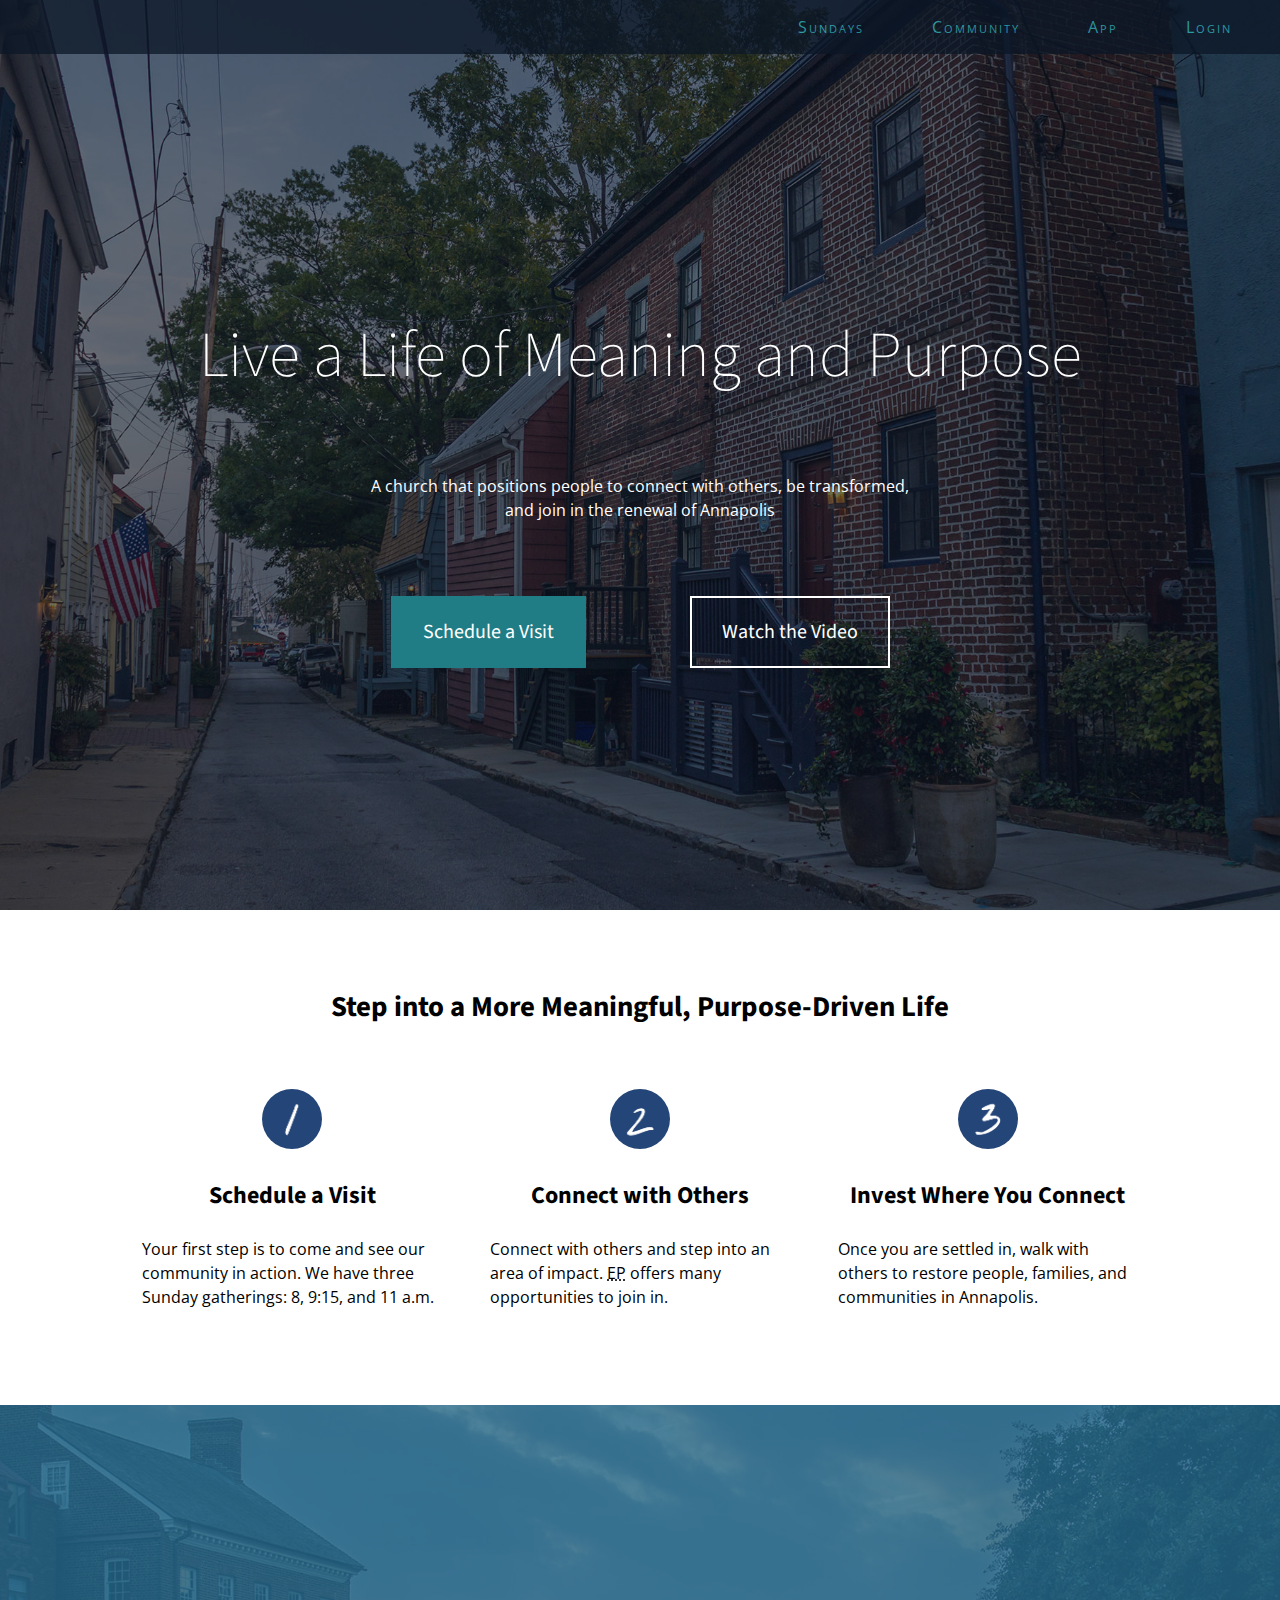
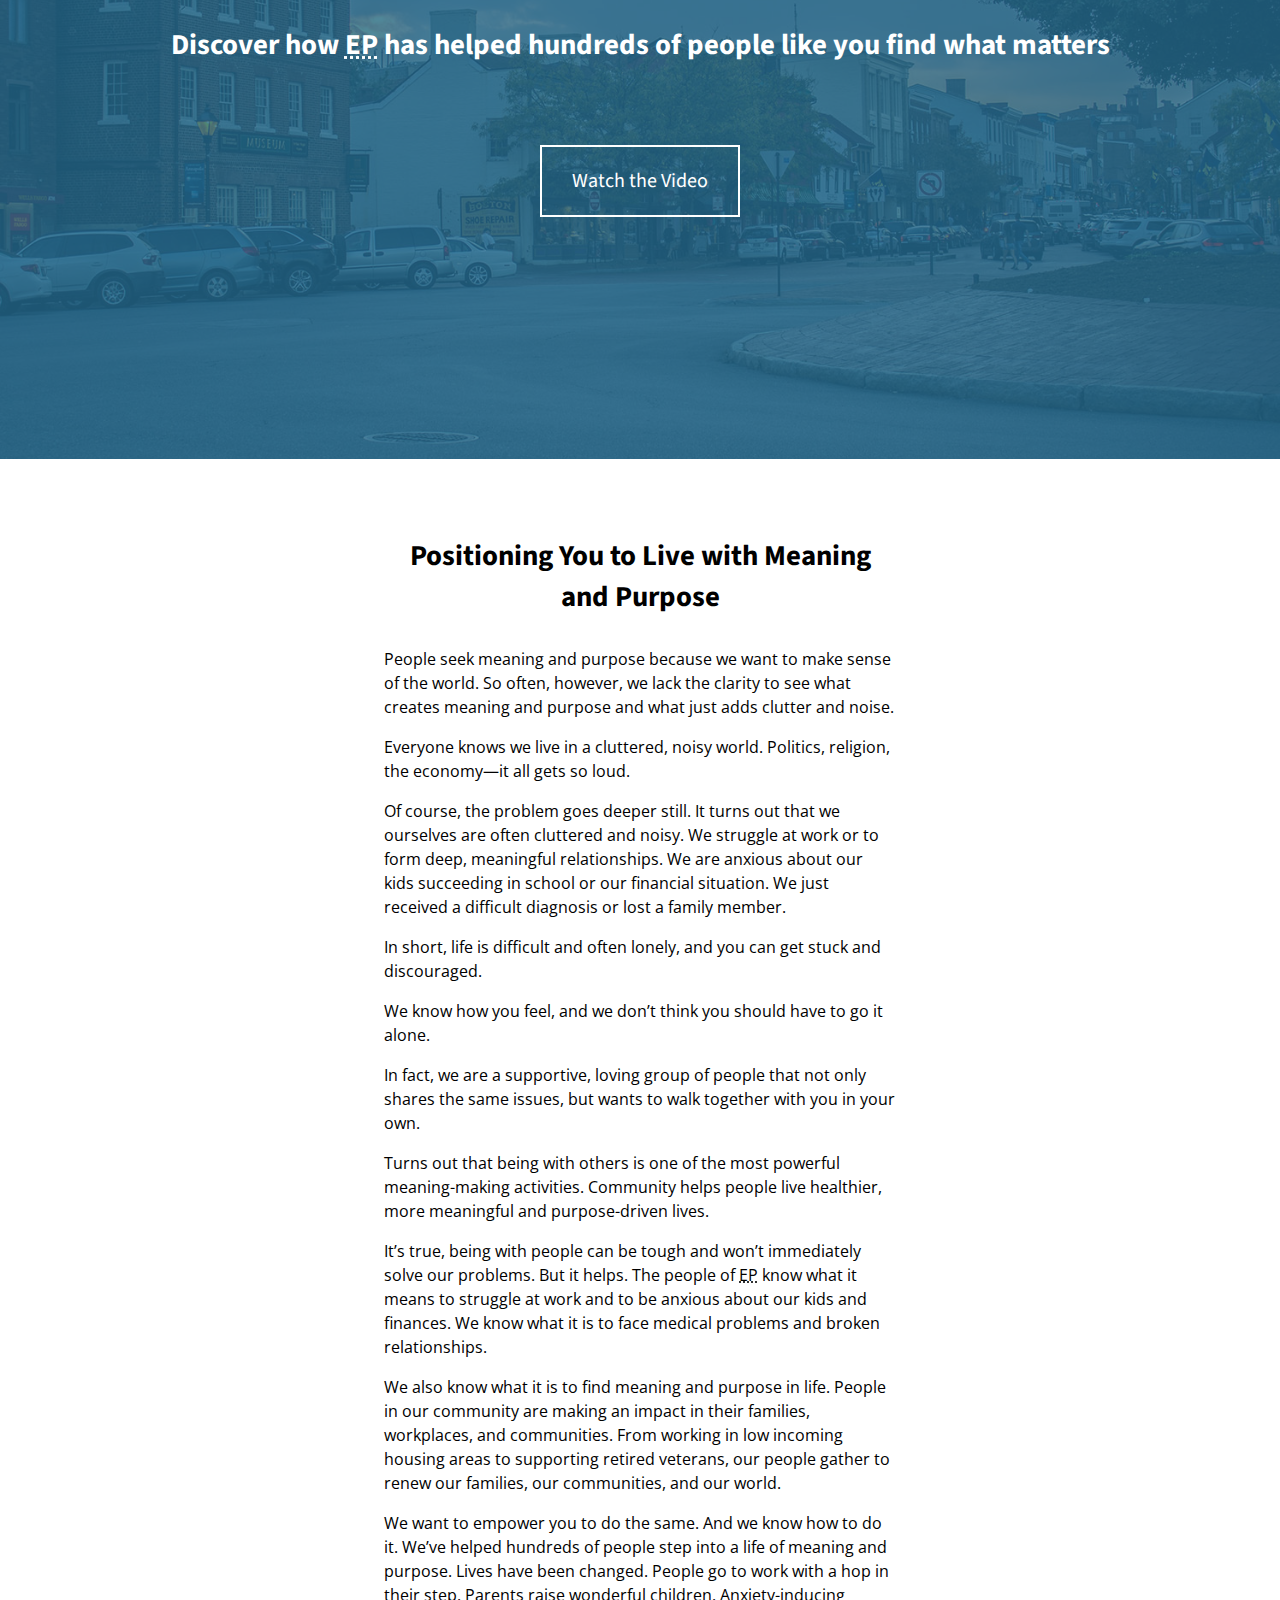
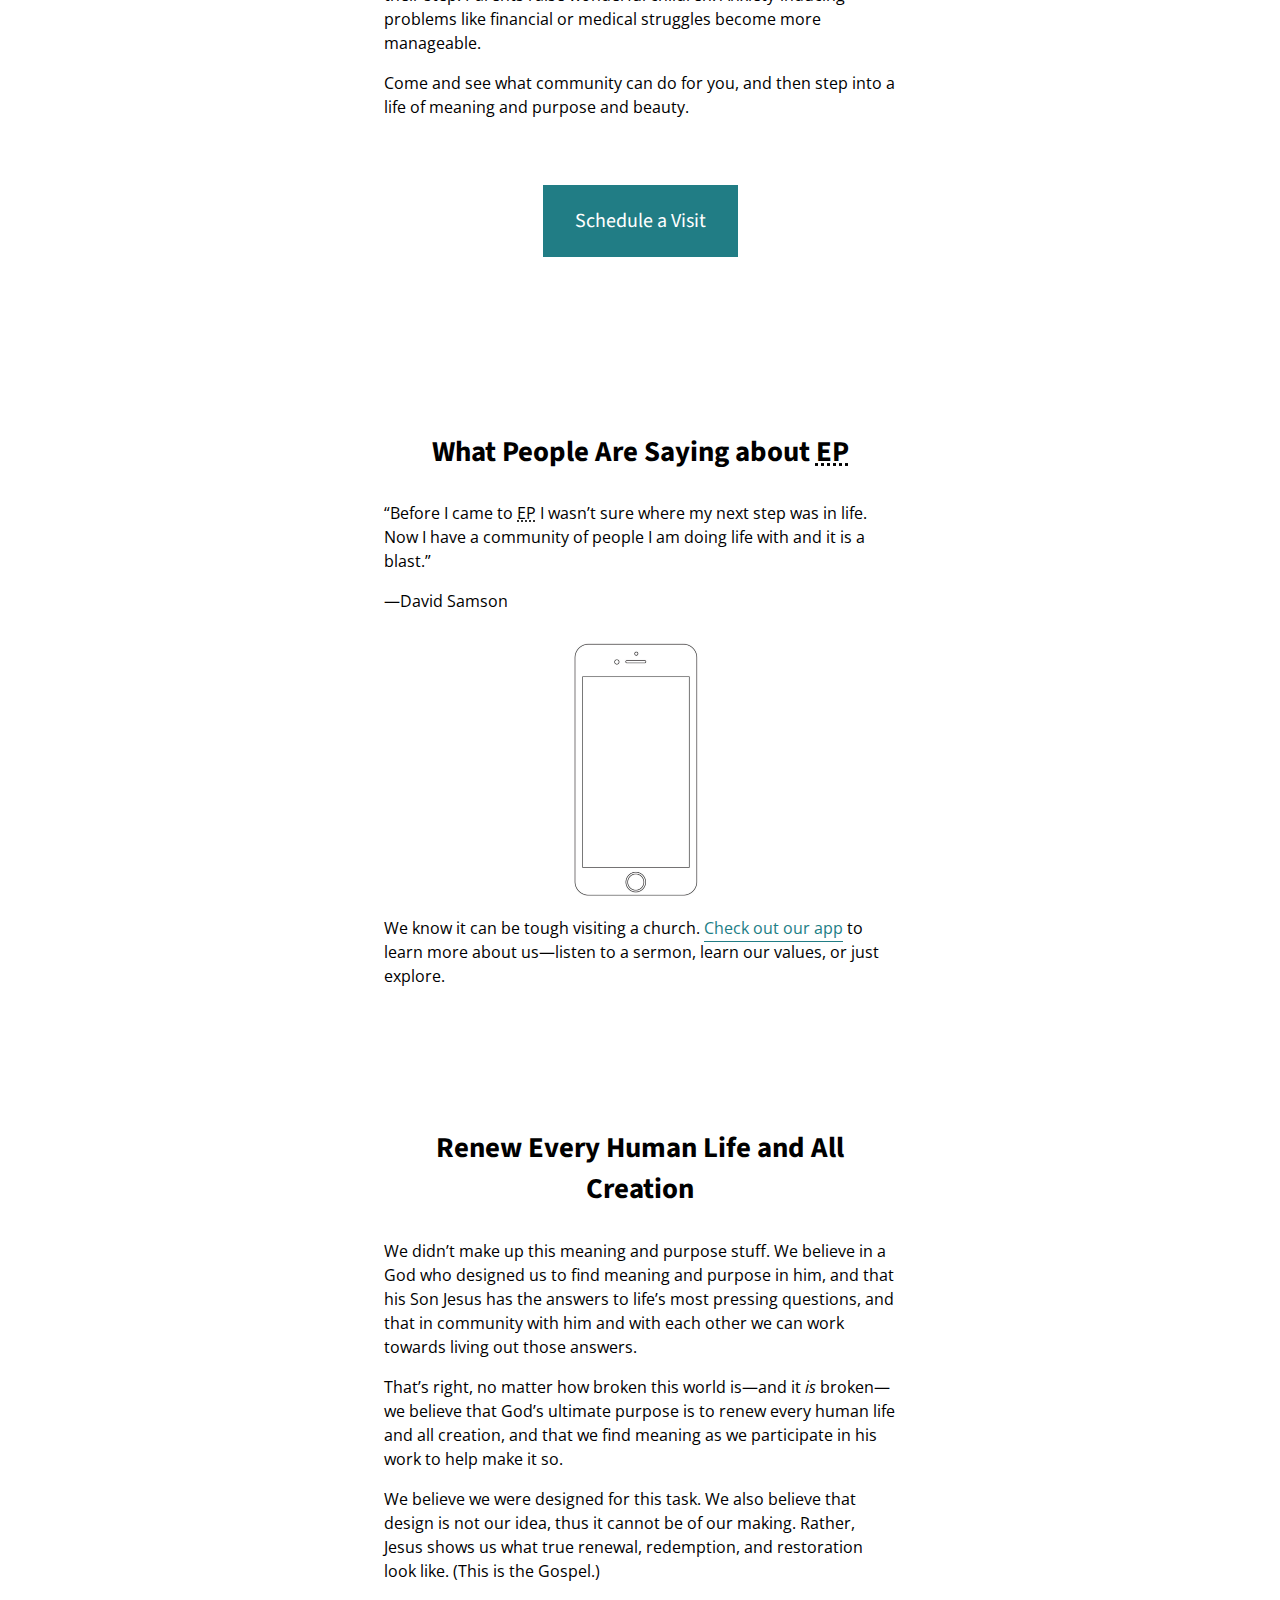
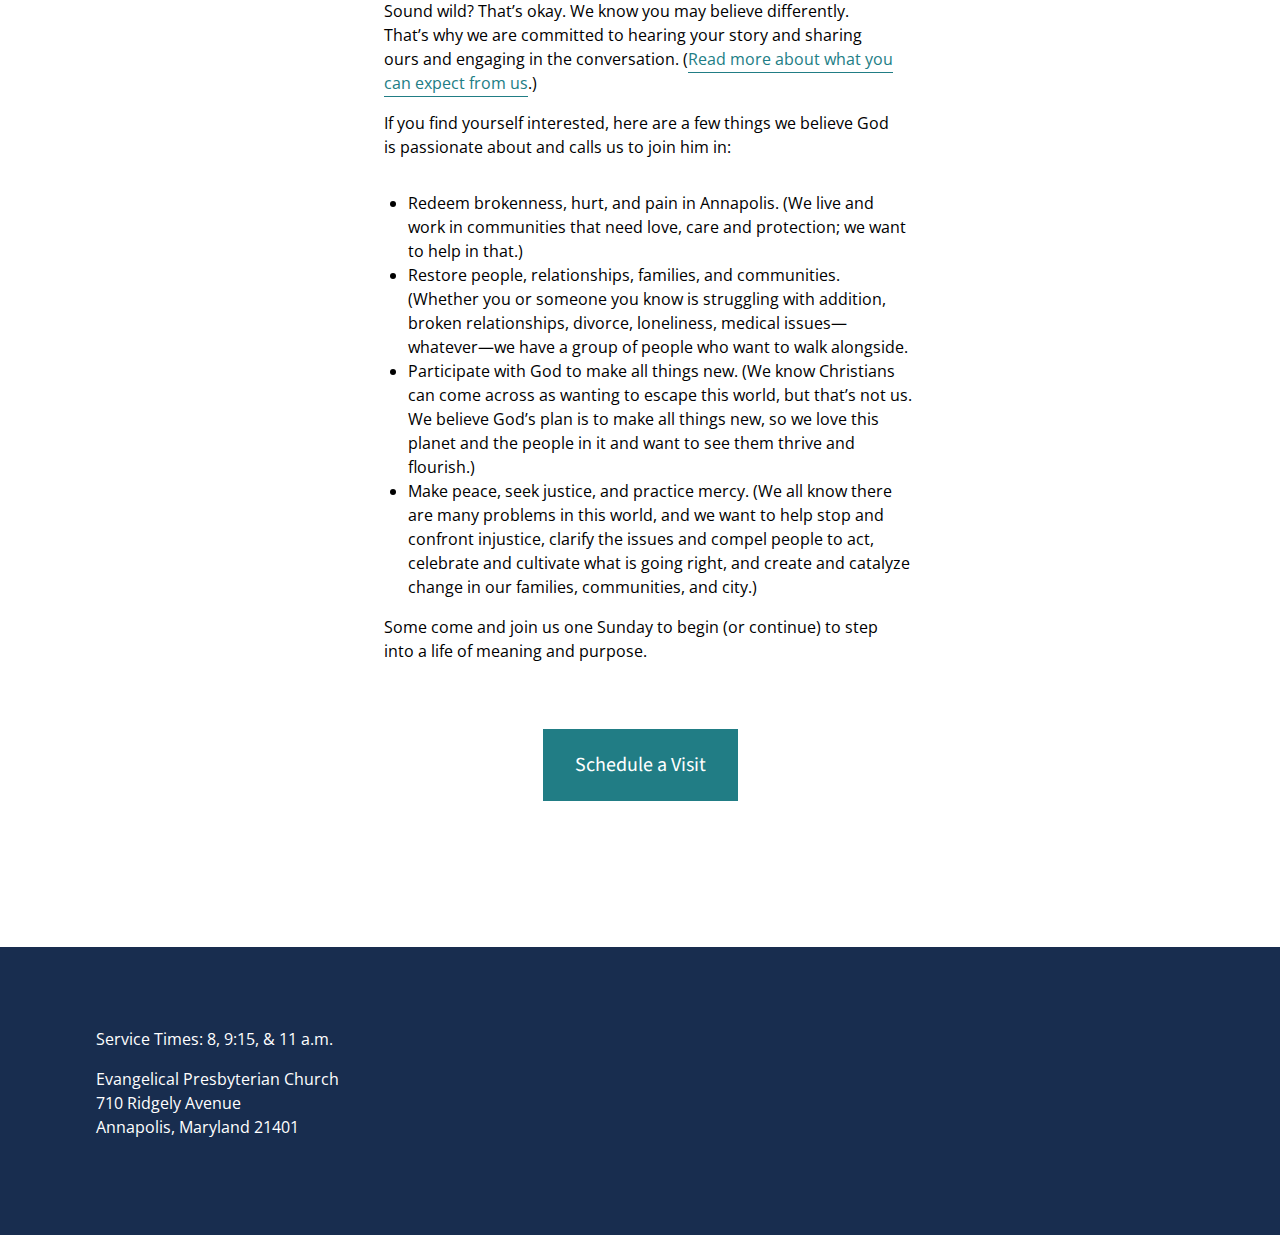
<file: unit_7/index.html>
<!DOCTYPE html>
<html lang="en">
	
	<head>
		<meta charset="utf-8">
		<meta name="description" content="Homepage for Evangelical Presbyterian Church in Annapolis, Maryland">
		<meta name="viewport" content="width=device-width, initial-scale=1.0">
		<title>Evangelical Presbyterian Church</title>

		<link rel="stylesheet" type="text/css" href="css/style.css">
	</head>
	
	<body>
		<!-- Navigation -->
		<header>
			<nav>
				<a href="#" id="mobile">&#9776;</a>
				<a href="#">Sundays</a>
				<a href="#">Community</a>
				<a href="#">App</a>
				<a href="#">Login</a>
			</nav>

			<!-- Hero Landing -->
			<div class="hero-text">	
				<h1>Live a Life of Meaning and Purpose</h1>
				<p>A church that positions people to connect with others, be transformed, and join in the renewal of Annapolis</p>
				<!-- Why is this button over all the other stuff? -->
				<a class="call-to-video call-to-visit" href="#">Schedule a Visit</a>
				<a class="call-to-video" href="#">Watch the Video</a>
			</div>
		</header>

		<main>

			<!-- Process Plan -->
			<section class="process-plan clearfix">
				<h2>Step into a More Meaningful, Purpose-Driven Life</h2>
				<section class="step">
					<img class="img-circle" src="images/1_one.jpg" title="1" alt="1" width="60" height="60">
					<h3>Schedule a Visit</h3>
					<p>Your first step is to come and see our community in action. We have three Sunday gatherings: <time>8, 9:15, and 11 a.m.</time></p>
				</section>
				<section class="step">
					<img class="img-circle" src="images/2_two.jpg" title="2" alt="2" width="60" height="60">
					<h3>Connect with Others</h3>
					<p>Connect with others and step into an area of impact. <abbr title="Evangelical Presbyterian Church">EP</abbr> offers many opportunities to join in.</p>
				</section>
				<section class="step">
					<img class="img-circle" src="images/3_three.jpg" title="3" alt="3" width="60" height="60">
					<h3>Invest Where You Connect</h3>
					<p>Once you are settled in, walk with others to restore people, families, and communities in Annapolis.</p>
				</section>
			</section>

			<!-- Video Call to Action: Add background image from video with opacity. -->
			<section class="video-cta-background">
				<div class="video-cta">
					<h2>Discover how <abbr title="Evangelical Presbyterian Church">EP</abbr> has helped hundreds of people like you find what matters</h2>
					<a class="call-to-video" href="#">Watch the Video</a>
				</div>
			</section>

			<!-- Positioning EP Using Copy -->
			<article class="narrative">
				<h2>Positioning You to Live with Meaning and Purpose</h2>
				<p>People seek meaning and purpose because we want to make sense of the world. So often, however, we lack the clarity to see what creates meaning and purpose and what just adds clutter and noise.</p>
				<p>Everyone knows we live in a cluttered, noisy world. Politics, religion, the economy&mdash;it all gets so loud. </p>
				<p>Of course, the problem goes deeper still. It turns out that we ourselves are often cluttered and noisy. We struggle at work or to form deep, meaningful relationships. We are anxious about our kids succeeding in school or our financial situation. We just received a difficult diagnosis or lost a family member.</p>
				<p>In short, life is difficult and often lonely, and you can get stuck and discouraged.</p>
				<p>We know how you feel, and we don&rsquo;t think you should have to go it alone.</p>
				<p>In fact, we are a supportive, loving group of people that not only shares the same issues, but wants to walk together with you in your own.</p>
				<p>Turns out that being with others is one of the most powerful meaning-making activities. Community helps people live healthier, more meaningful and purpose-driven lives.</p>
				<p>It&rsquo;s true, being with people can be tough and won&rsquo;t immediately solve our problems. But it helps. The people of <abbr title="Evangelical Presbyterian Church">EP</abbr> know what it means to struggle at work and to be anxious about our kids and finances. We know what it is to face medical problems and broken relationships.</p>
				<p>We also know what it is to find meaning and purpose in life. People in our community are making an impact in their families, workplaces, and communities. From working in low incoming housing areas to supporting retired veterans, our people gather to renew our families, our communities, and our world.</p>
				<p>We want to empower you to do the same. And we know how to do it. We&rsquo;ve helped hundreds of people step into a life of meaning and purpose. Lives have been changed. People go to work with a hop in their step. Parents raise wonderful children. Anxiety-inducing problems like financial or medical struggles become more manageable.</p>
				<p>Come and see what community can do for you, and then step into a life of meaning and purpose and beauty.</p>
				<a class="call-to-video call-to-visit" href="#">Schedule a Visit</a>
			</article>

			<!-- Testimonial and App -->
			<section class="testimonial">
				<h2>What People Are Saying about <abbr title="Evangelical Presbyterian Church">EP</abbr></h2>
				<p>&ldquo;Before I came to <abbr title="Evangelical Presbyterian Church">EP</abbr> I wasn&rsquo;t sure where my next step was in life. Now I have a community of people I am doing life with and it is a blast.&rdquo;</p>
				<p>&mdash;David Samson</p>
				<img src="images/phone.jpg" title="Image of Evangelical Presbyterian Church App" alt="" width="200">
				<p>We know it can be tough visiting a church. <a href="#">Check out our app</a> to learn more about us&mdash;listen to a sermon, learn our values, or just explore.</p>
			</section>

			<!-- Eight Words - More Meaning and Purpose -->
			<article class="narrative">
				<h2>Renew Every Human Life and All Creation</h2>
				<p>We didn&rsquo;t make up this meaning and purpose stuff. We believe in a God who designed us to find meaning and purpose in him, and that his Son Jesus has the answers to life&rsquo;s most pressing questions, and that in community with him and with each other we can work towards living out those answers.</p>
				<p>That&rsquo;s right, no matter how broken this world is&mdash;and it <em>is</em> broken&mdash;we believe that God&rsquo;s ultimate purpose is to renew every human life and all creation, and that we find meaning as we participate in his work to help make it so.</p>
				<p>We believe we were designed for this task. We also believe that design is not our idea, thus it cannot be of our making. Rather, Jesus shows us what true renewal, redemption, and restoration look like. (This is the Gospel.)</p>
				<p>Sound wild? That&rsquo;s okay. We know you may believe differently. That&rsquo;s why we are committed to hearing your story and sharing ours and engaging in the conversation. (<a href="#">Read more about what you can expect from us</a>.)</p>
				<p>If you find yourself interested, here are a few things we believe God is passionate about and calls us to join him in:</p>
				<ul>
					<li>Redeem brokenness, hurt, and pain in Annapolis. (We live and work in communities that need love, care and protection; we want to help in that.)</li>
					<li>Restore people, relationships, families, and communities. (Whether you or someone you know is struggling with addition, broken relationships, divorce, loneliness, medical issues&mdash;whatever&mdash;we have a group of people who want to walk alongside.</li>
					<li>Participate with God to make all things new. (We know Christians can come across as wanting to escape this world, but that&rsquo;s not us. We believe God&rsquo;s plan is to make all things new, so we love this planet and the people in it and want to see them thrive and flourish.)</li>
					<li>Make peace, seek justice, and practice mercy. (We all know there are many problems in this world, and we want to help stop and confront injustice, clarify the issues and compel people to act, celebrate and cultivate what is going right, and create and catalyze change in our families, communities, and city.)</li>
				</ul>
				<p>Some come and join us one Sunday to begin (or continue) to step into a life of meaning and purpose.</p>
				<a class="call-to-video call-to-visit" href="#">Schedule a Visit</a>
			</article>
		</main>

		<footer>
			<p>Service Times: <time>8, 9:15, &amp; 11 a.m.</time></p>
			<address>Evangelical Presbyterian Church<br>710 Ridgely Avenue<br>Annapolis, Maryland 21401</address>
		</footer>

	</body>
</html>
</file>
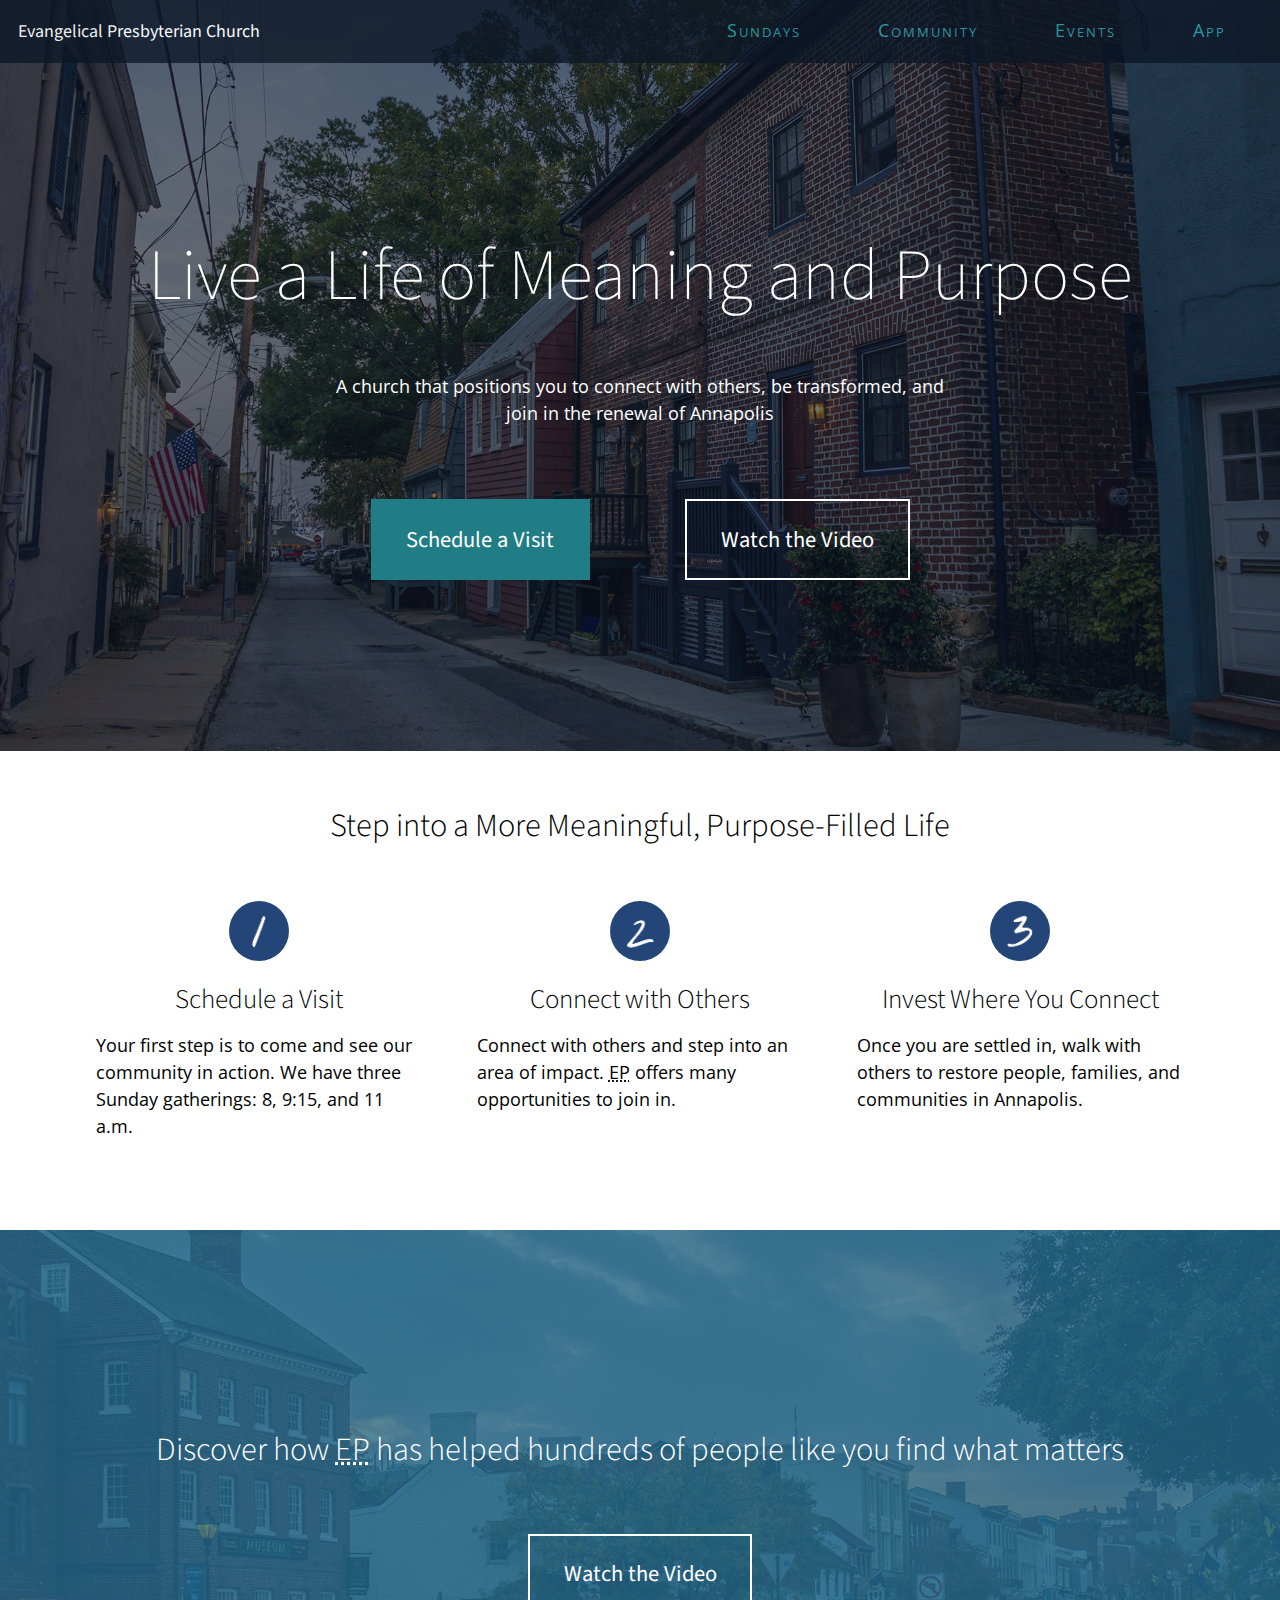
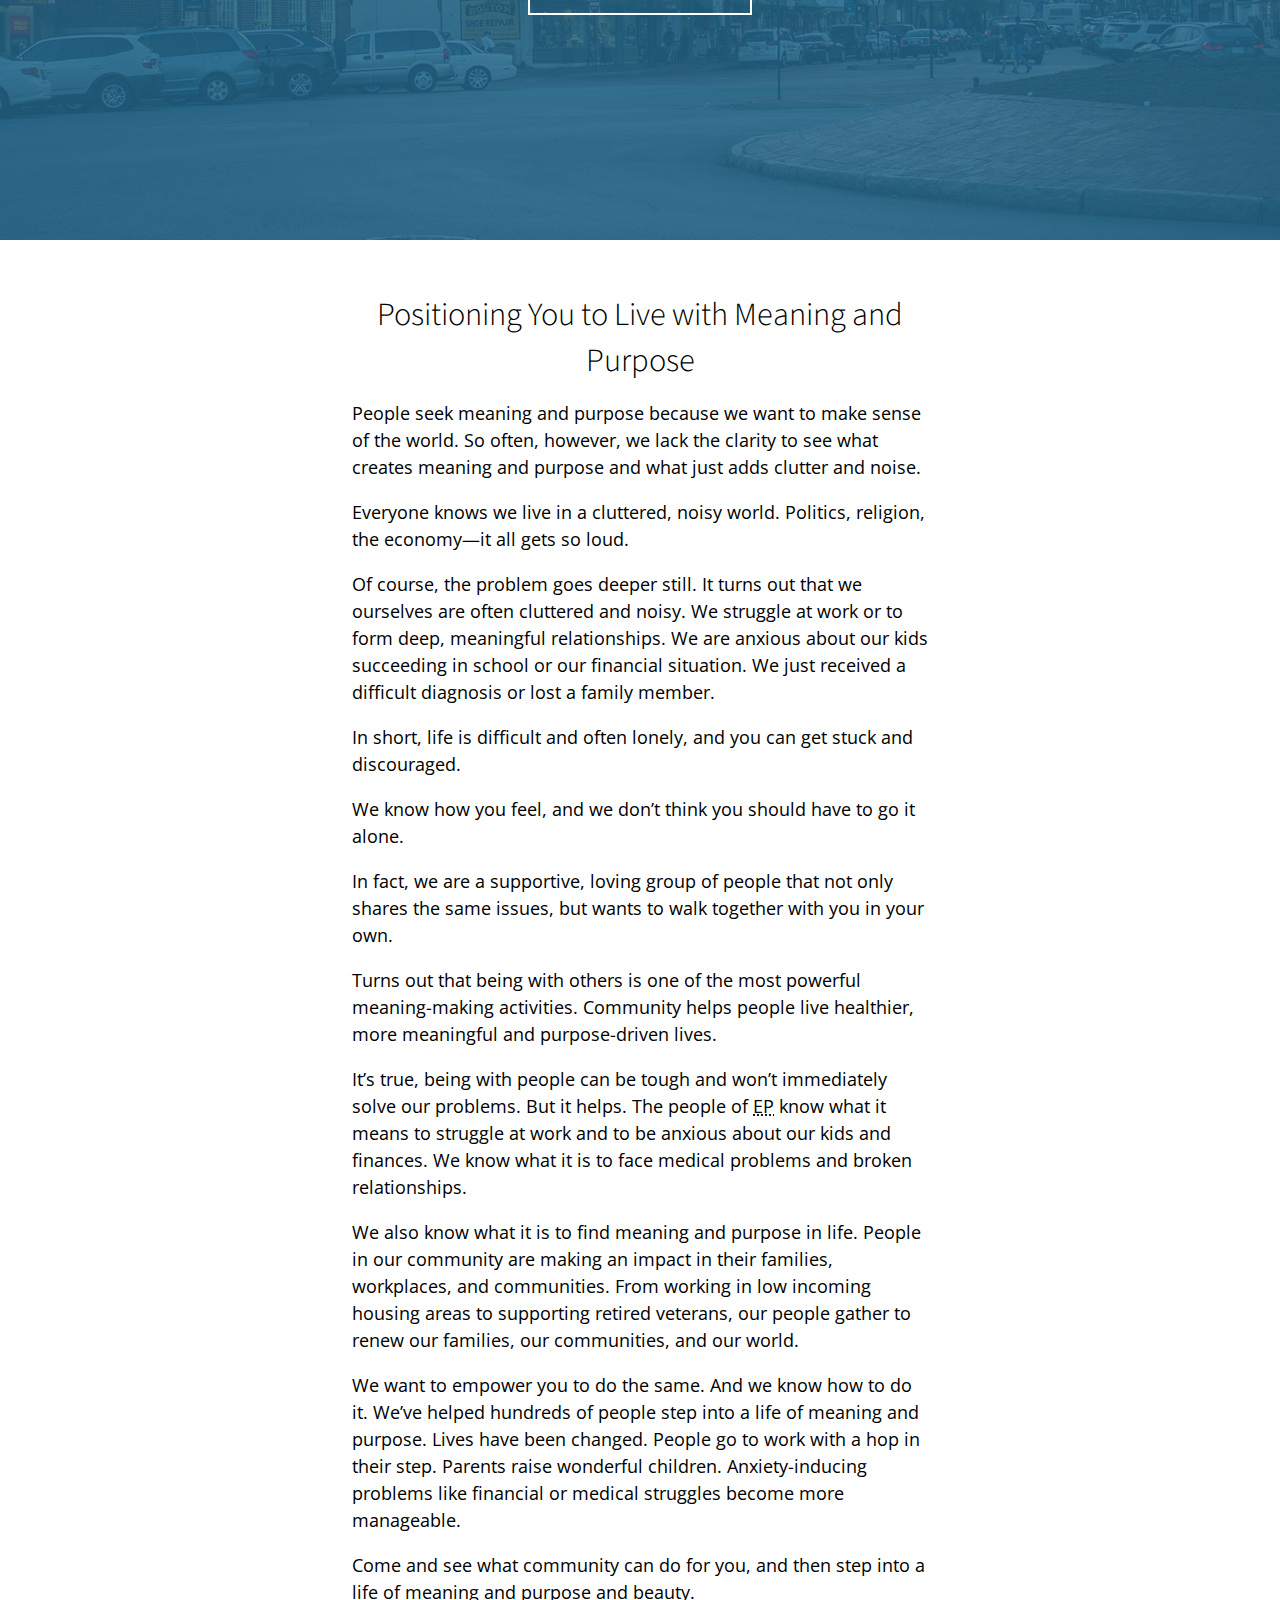
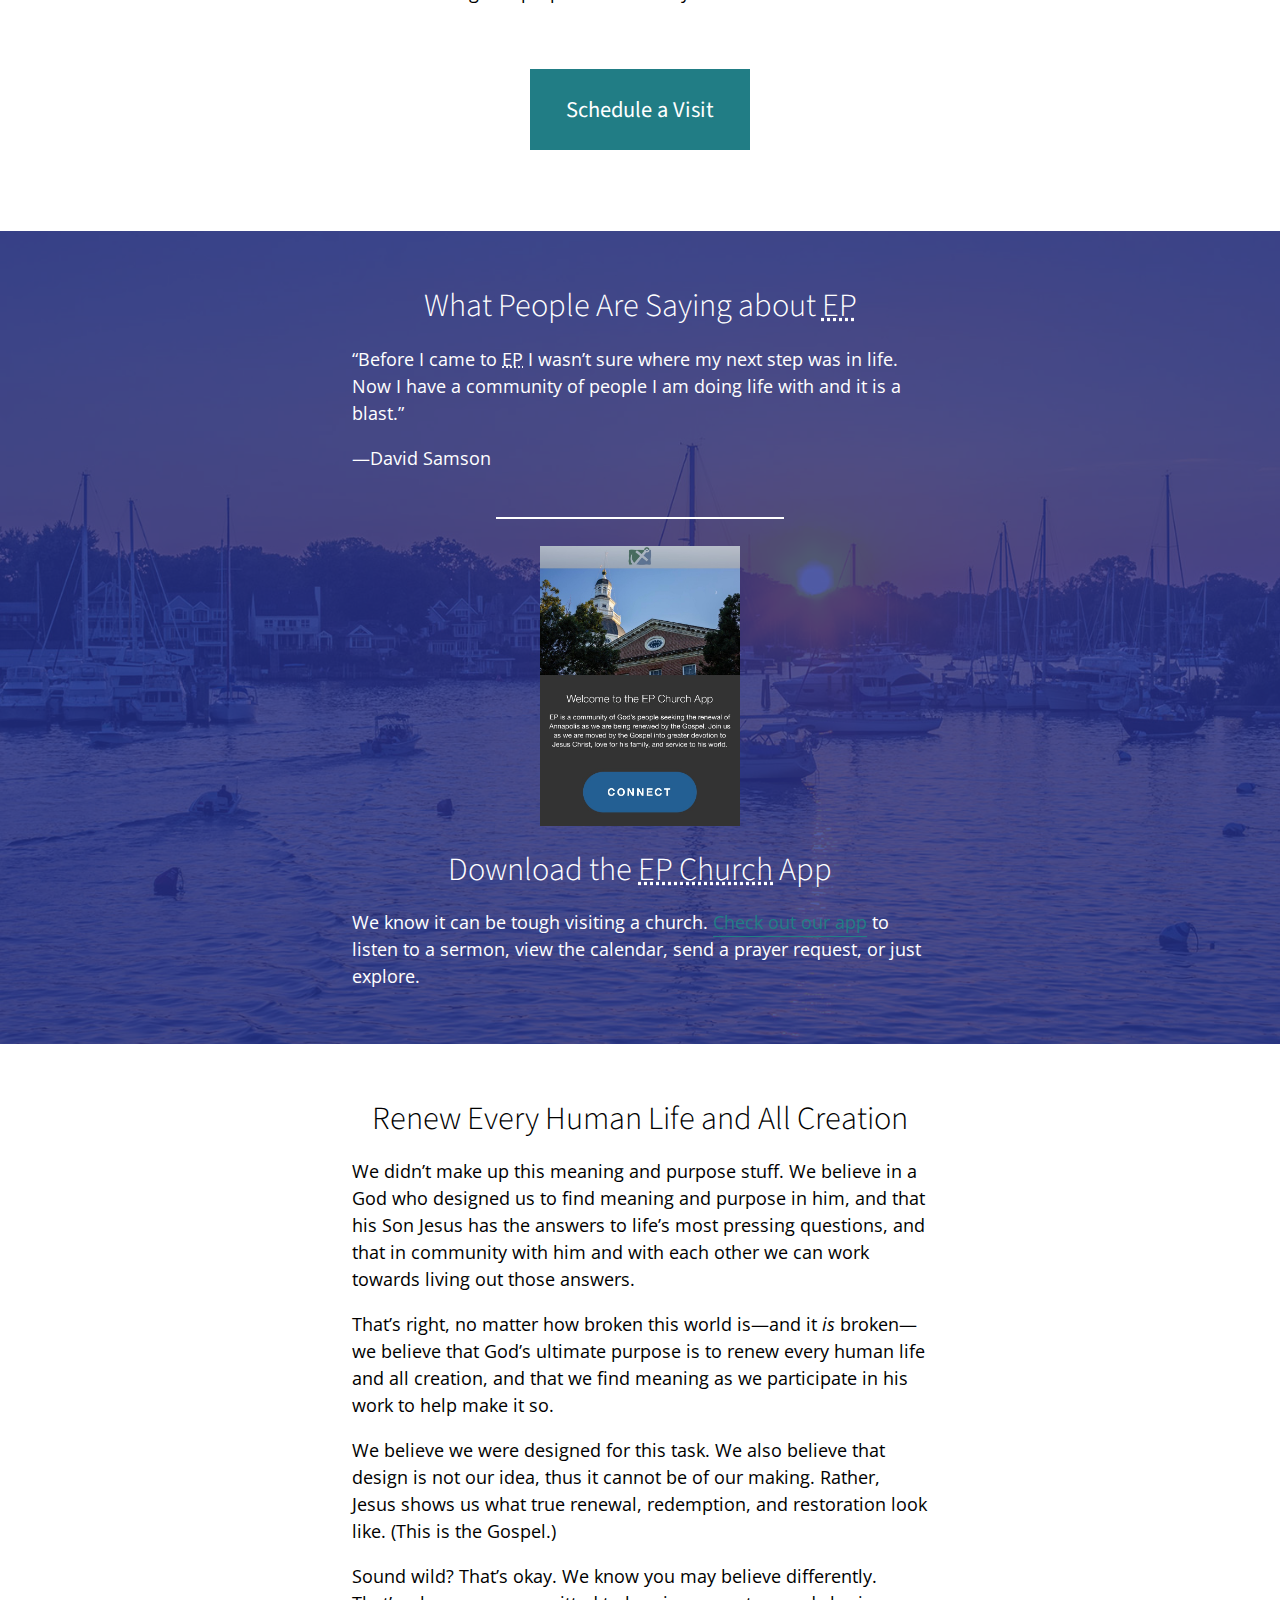
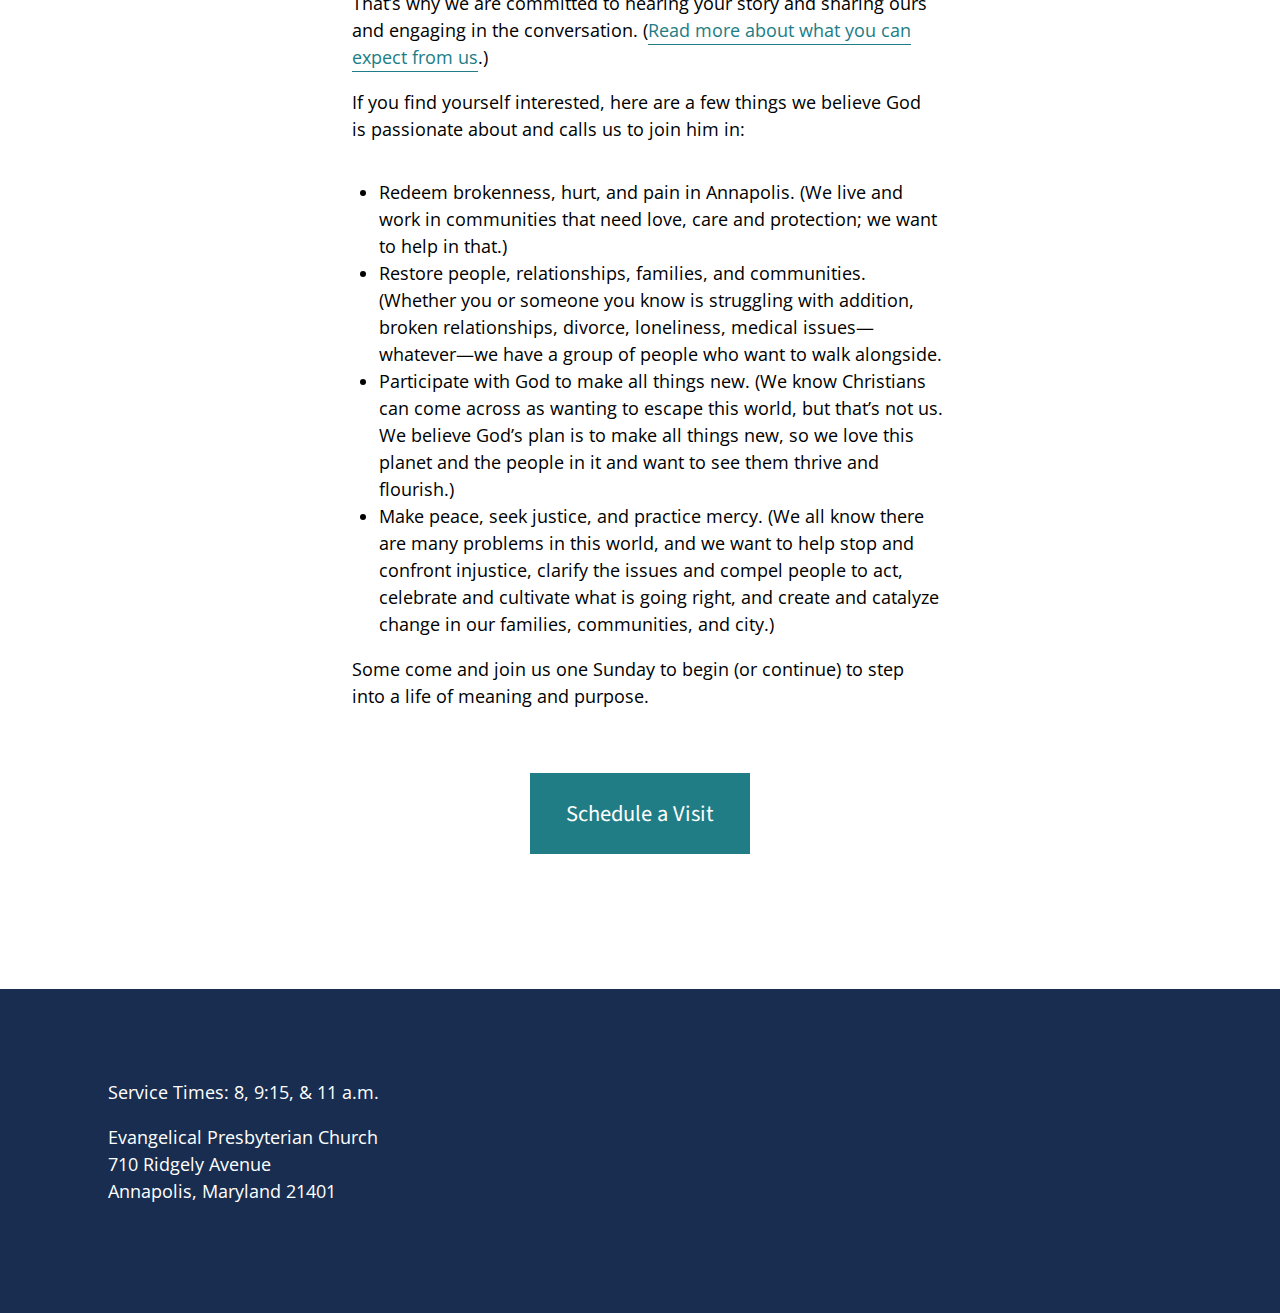
<file: unit_8/index.html>
<!DOCTYPE html>
<html lang="en">
	
	<head>
		<meta charset="utf-8">
		<meta name="description" content="Homepage for Evangelical Presbyterian Church in Annapolis, Maryland">
		<meta name="viewport" content="width=device-width, initial-scale=1.0">
		<title>Evangelical Presbyterian Church</title>

		<link rel="stylesheet" type="text/css" href="css/style.css">
	</head>
	
	<body>
		<!-- Navigation -->
		<header>
			<div class="logo-nav clearfix">
				<p class="logo"><a href="index.html">Evangelical Presbyterian Church</a></p>
				<nav>
					<a href="#">Sundays</a>
					<a href="community.html">Community</a>
					<a href="#">Events</a>
					<a href="#">App</a>
				</nav>
			</div>

			<!-- Hero Landing -->
			<div class="hero-text">	
				<h1>Live a Life of Meaning and Purpose</h1>
				<p>A church that positions you to connect with others, be transformed, and join in the renewal of Annapolis</p>
				<a class="call-to-video call-to-visit" href="#">Schedule a Visit</a>
				<a class="call-to-video" href="#">Watch the Video</a>
			</div>
		</header>

		<main>
			<!-- Process Plan -->
			<section class="process-plan clearfix">
				<h2>Step into a More Meaningful, Purpose-Filled Life</h2>
				<section class="step">
					<img class="img-circle" src="images/1_one.jpg" title="1" alt="1" width="60" height="60">
					<h3>Schedule a Visit</h3>
					<p>Your first step is to come and see our community in action. We have three Sunday gatherings: 8, 9:15, and 11 a.m.</p>
				</section>
				<section class="step">
					<img class="img-circle" src="images/2_two.jpg" title="2" alt="2" width="60" height="60">
					<h3>Connect with Others</h3>
					<p>Connect with others and step into an area of impact. <abbr title="Evangelical Presbyterian Church">EP</abbr> offers many opportunities to join in.</p>
				</section>
				<section class="step">
					<img class="img-circle" src="images/3_three.jpg" title="3" alt="3" width="60" height="60">
					<h3>Invest Where You Connect</h3>
					<p>Once you are settled in, walk with others to restore people, families, and communities in Annapolis.</p>
				</section>
			</section>

			<!-- Video Call to Action: Add background image from video with opacity. -->
			<section class="video-cta-background">
				<div class="video-cta">
					<h2>Discover how <abbr title="Evangelical Presbyterian Church">EP</abbr> has helped hundreds of people like you find what matters</h2>
					<a class="call-to-video" href="#">Watch the Video</a>
				</div>
			</section>

			<!-- Positioning EP Using Copy -->
			<article class="narrative">
				<h2>Positioning You to Live with Meaning and Purpose</h2>
				<p>People seek meaning and purpose because we want to make sense of the world. So often, however, we lack the clarity to see what creates meaning and purpose and what just adds clutter and noise.</p>
				<p>Everyone knows we live in a cluttered, noisy world. Politics, religion, the economy&mdash;it all gets so loud. </p>
				<p>Of course, the problem goes deeper still. It turns out that we ourselves are often cluttered and noisy. We struggle at work or to form deep, meaningful relationships. We are anxious about our kids succeeding in school or our financial situation. We just received a difficult diagnosis or lost a family member.</p>
				<p>In short, life is difficult and often lonely, and you can get stuck and discouraged.</p>
				<p>We know how you feel, and we don&rsquo;t think you should have to go it alone.</p>
				<p>In fact, we are a supportive, loving group of people that not only shares the same issues, but wants to walk together with you in your own.</p>
				<p>Turns out that being with others is one of the most powerful meaning-making activities. Community helps people live healthier, more meaningful and purpose-driven lives.</p>
				<p>It&rsquo;s true, being with people can be tough and won&rsquo;t immediately solve our problems. But it helps. The people of <abbr title="Evangelical Presbyterian Church">EP</abbr> know what it means to struggle at work and to be anxious about our kids and finances. We know what it is to face medical problems and broken relationships.</p>
				<p>We also know what it is to find meaning and purpose in life. People in our community are making an impact in their families, workplaces, and communities. From working in low incoming housing areas to supporting retired veterans, our people gather to renew our families, our communities, and our world.</p>
				<p>We want to empower you to do the same. And we know how to do it. We&rsquo;ve helped hundreds of people step into a life of meaning and purpose. Lives have been changed. People go to work with a hop in their step. Parents raise wonderful children. Anxiety-inducing problems like financial or medical struggles become more manageable.</p>
				<p>Come and see what community can do for you, and then step into a life of meaning and purpose and beauty.</p>
				<a class="call-to-video call-to-visit" href="#">Schedule a Visit</a>
			</article>

			<!-- Testimonial and App -->
			<section class="testimonial-background">
				<div class="testimonial-wrapper">
					<div class="testimonial">
						<h2>What People Are Saying about <abbr title="Evangelical Presbyterian Church">EP</abbr></h2>
						<p>&ldquo;Before I came to <abbr title="Evangelical Presbyterian Church">EP</abbr> I wasn&rsquo;t sure where my next step was in life. Now I have a community of people I am doing life with and it is a blast.&rdquo;</p>
						<p>&mdash;David Samson</p>
						<hr>
						<img src="images/ep_app.jpg" title="Image of Evangelical Presbyterian Church App" alt="" width="200">
						<h2>Download the <abbr title="Evangelical Presbyterian Church">EP Church</abbr> App</h2>
						<p>We know it can be tough visiting a church. <a href="https://itunes.apple.com/us/app/ep-church-annapolis/id1194770400?ls=1&mt=8" target="_blank">Check out our app</a> to listen to a sermon, view the calendar, send a prayer request, or just explore.</p>
					</div>
				</div>
			</section>

			<!-- Eight Words - More Meaning and Purpose -->
			<article class="narrative">
				<h2>Renew Every Human Life and All Creation</h2>
				<p>We didn&rsquo;t make up this meaning and purpose stuff. We believe in a God who designed us to find meaning and purpose in him, and that his Son Jesus has the answers to life&rsquo;s most pressing questions, and that in community with him and with each other we can work towards living out those answers.</p>
				<p>That&rsquo;s right, no matter how broken this world is&mdash;and it <em>is</em> broken&mdash;we believe that God&rsquo;s ultimate purpose is to renew every human life and all creation, and that we find meaning as we participate in his work to help make it so.</p>
				<p>We believe we were designed for this task. We also believe that design is not our idea, thus it cannot be of our making. Rather, Jesus shows us what true renewal, redemption, and restoration look like. (This is the Gospel.)</p>
				<p>Sound wild? That&rsquo;s okay. We know you may believe differently. That&rsquo;s why we are committed to hearing your story and sharing ours and engaging in the conversation. (<a href="#">Read more about what you can expect from us</a>.)</p>
				<p>If you find yourself interested, here are a few things we believe God is passionate about and calls us to join him in:</p>
				<ul>
					<li>Redeem brokenness, hurt, and pain in Annapolis. (We live and work in communities that need love, care and protection; we want to help in that.)</li>
					<li>Restore people, relationships, families, and communities. (Whether you or someone you know is struggling with addition, broken relationships, divorce, loneliness, medical issues&mdash;whatever&mdash;we have a group of people who want to walk alongside.</li>
					<li>Participate with God to make all things new. (We know Christians can come across as wanting to escape this world, but that&rsquo;s not us. We believe God&rsquo;s plan is to make all things new, so we love this planet and the people in it and want to see them thrive and flourish.)</li>
					<li>Make peace, seek justice, and practice mercy. (We all know there are many problems in this world, and we want to help stop and confront injustice, clarify the issues and compel people to act, celebrate and cultivate what is going right, and create and catalyze change in our families, communities, and city.)</li>
				</ul>
				<p>Some come and join us one Sunday to begin (or continue) to step into a life of meaning and purpose.</p>
				<a class="call-to-video call-to-visit" href="#">Schedule a Visit</a>
			</article>
		</main>

		<footer>
			<p>Service Times: 8, 9:15, &amp; 11 a.m.</p>
			<address>Evangelical Presbyterian Church<br>710 Ridgely Avenue<br>Annapolis, Maryland 21401</address>
		</footer>

	</body>
</html>
</file>
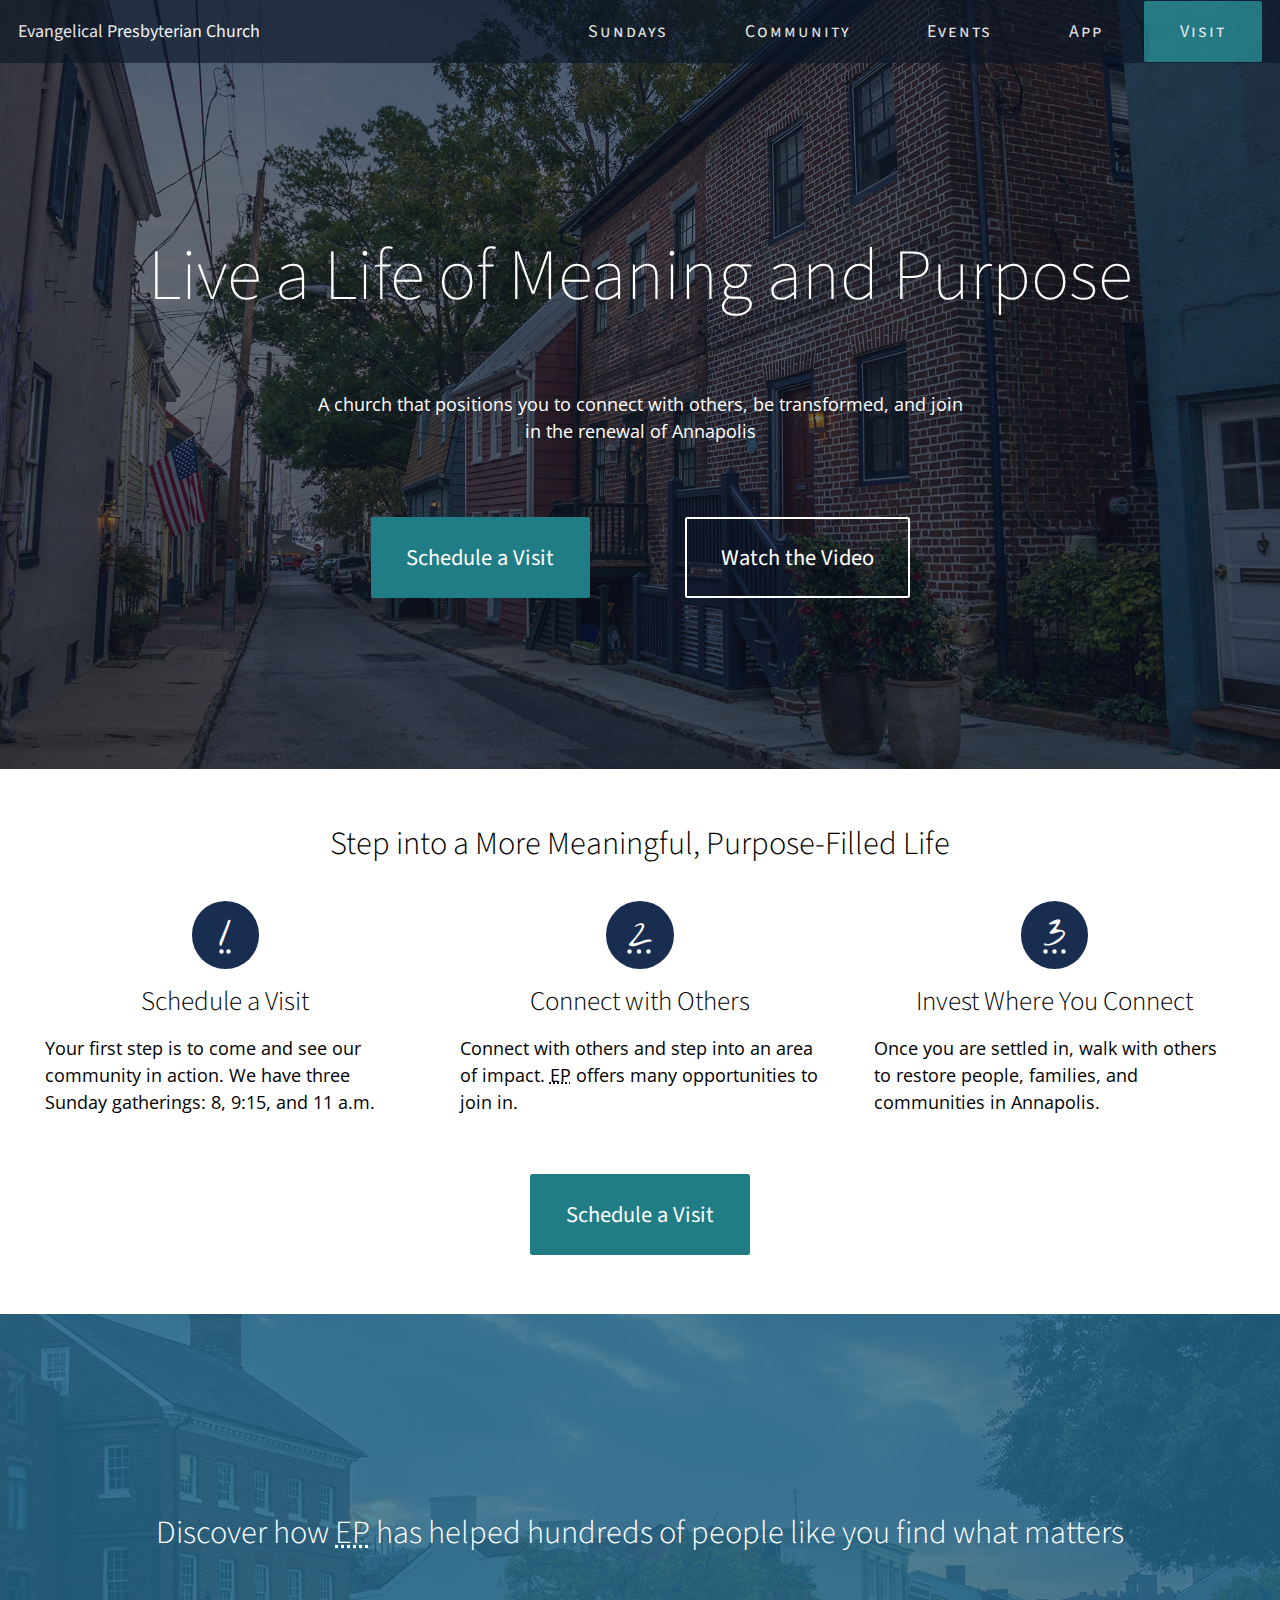
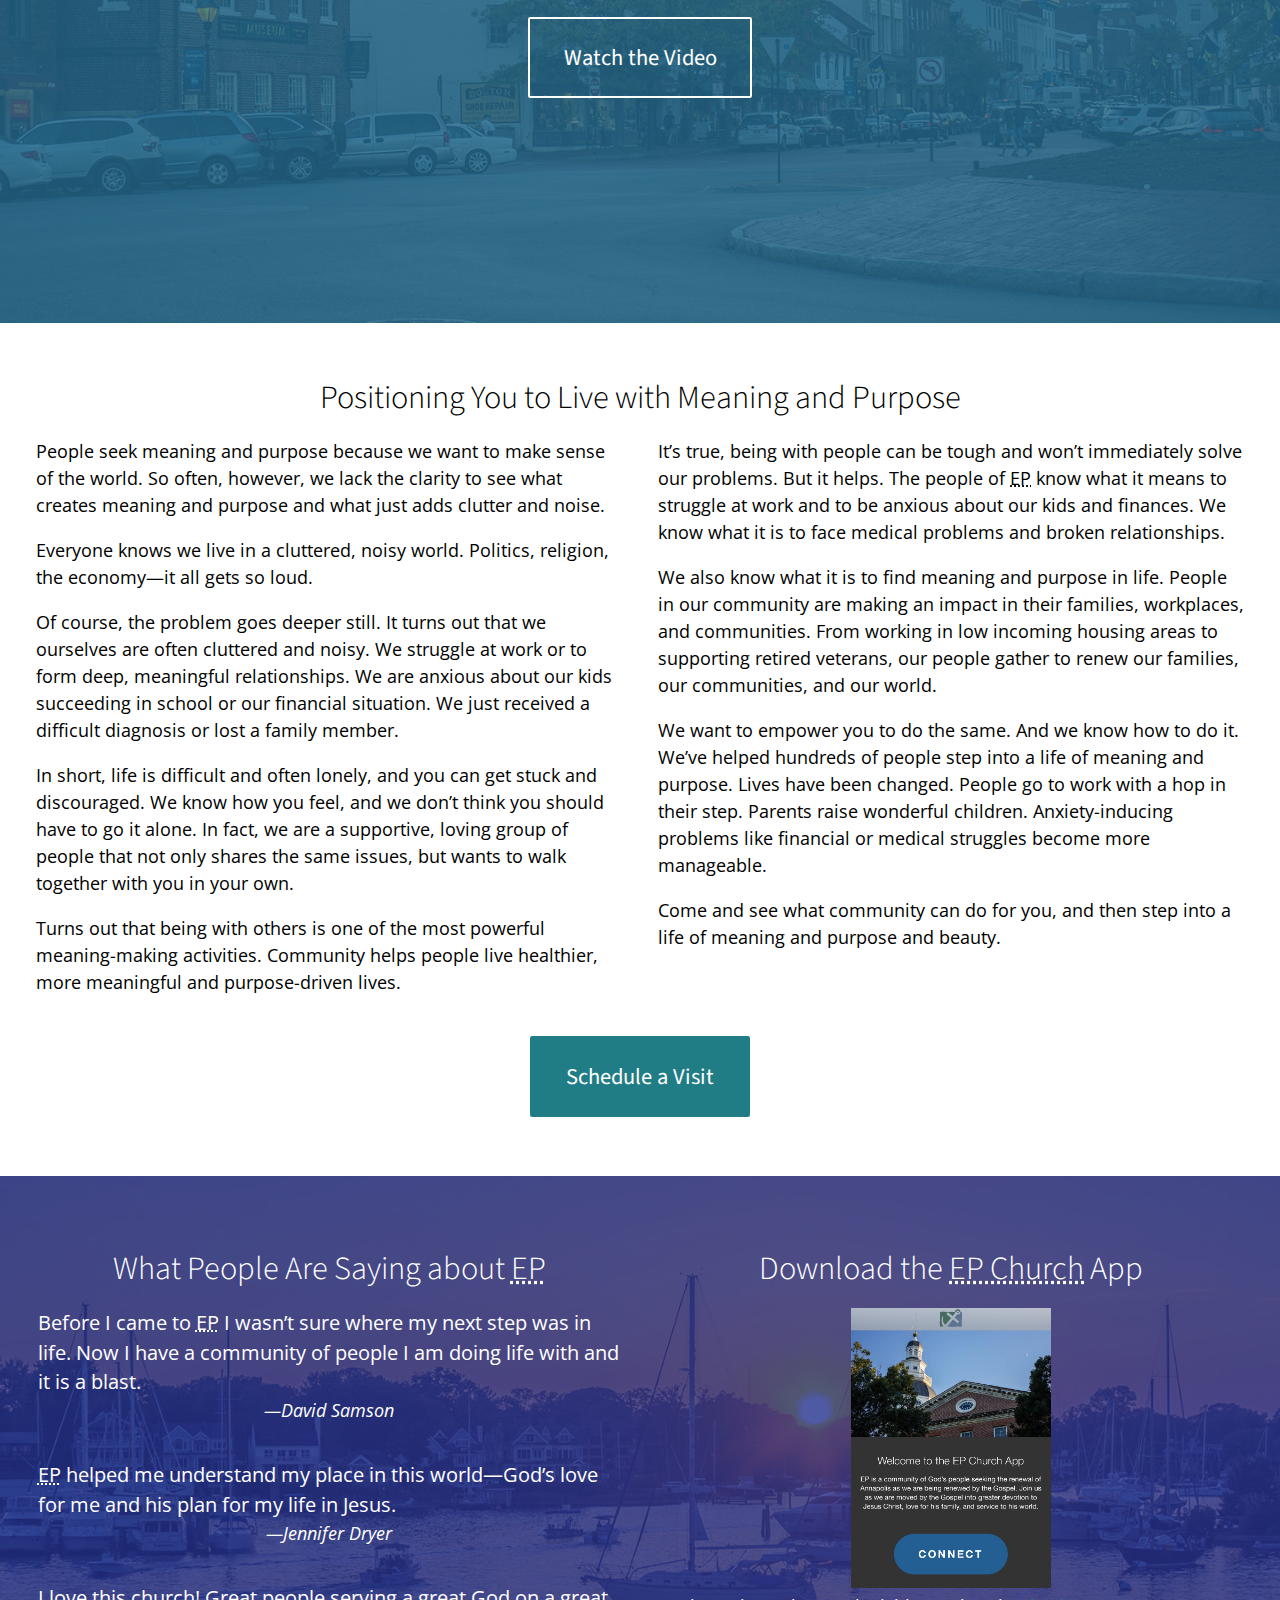
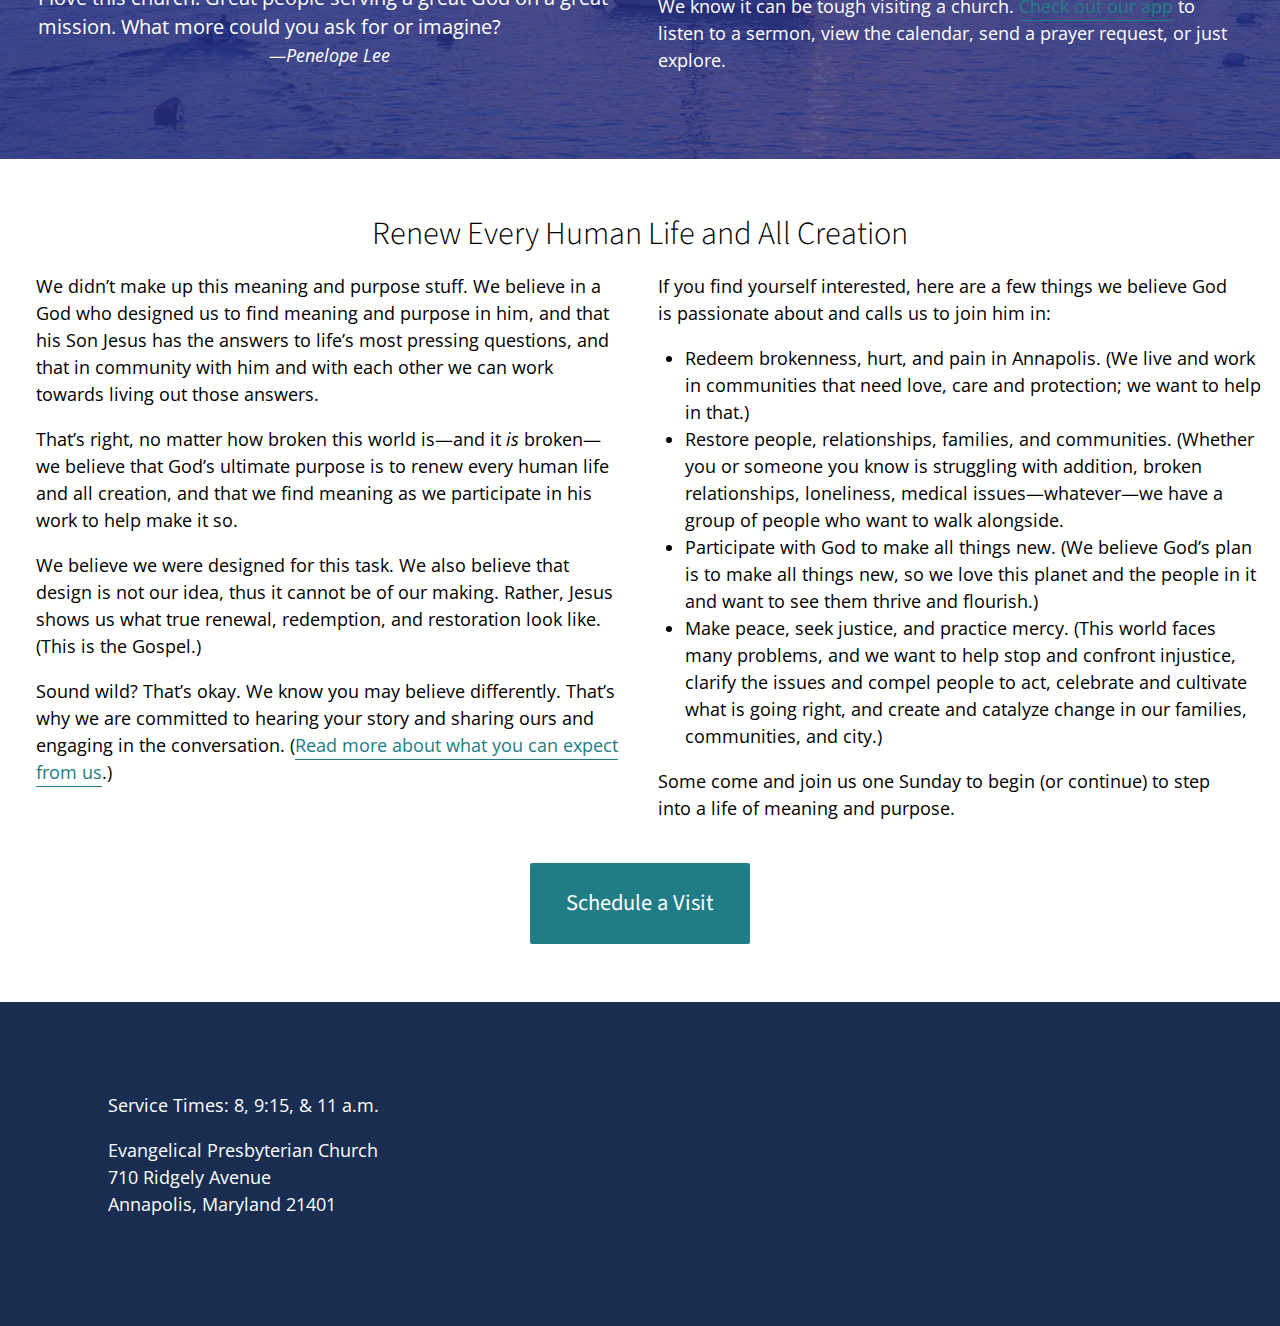
<file: unit_9/index.html>
<!DOCTYPE html>
<html lang="en">
	
	<head>
		<meta charset="utf-8">
		<meta name="description" content="Homepage for Evangelical Presbyterian Church in Annapolis, Maryland">
		<meta name="viewport" content="width=device-width, initial-scale=1.0">
		<title>Evangelical Presbyterian Church</title>

		<link rel="stylesheet" type="text/css" href="css/style.css">
		<!--[if lt IE 9]>
            <script src="bower_components/html5shiv/dist/html5shiv.js"></script>
        <![endif]-->
	</head>
	
	<body>
		<!-- Navigation -->
		<header>
			<div class="logo-nav clearfix">
				<p class="logo"><a href="index.html">Evangelical Presbyterian Church</a></p>
				<nav>
				<!-- 	<label for="toggle">Menu</label>
            		<input type="checkbox" id="toggle"> -->
					<a href="#">Sundays</a>
					<a href="community.html">Community</a>
					<a href="#">Events</a>
					<a href="#">App</a>
					<a class="nav-visit" href="#">Visit</a>
				</nav>
			</div>

			<!-- Hero Landing -->
			<div class="hero-text">	
				<h1>Live a Life of Meaning and Purpose</h1>
				<p>A church that positions you to connect with others, be transformed, and join in the renewal of Annapolis</p>
				<a class="call-to-video call-to-visit" href="#">Schedule a Visit</a>
				<a class="call-to-video" href="#">Watch the Video</a>
			</div>
		</header>

		<main>
			<!-- Process Plan -->
			<section class="process-plan clearfix">
				<h2>Step into a More Meaningful, Purpose-Filled Life</h2>
				<section class="step">
					<p class="p-step"><abbr title="Step One">1</abbr></p>
					<h3>Schedule a Visit</h3>
					<p>Your first step is to come and see our community in action. We have three Sunday gatherings: 8, 9:15, and 11 a.m.</p>
				</section>
				<section class="step">
					<p class="p-step"><abbr title="Step Two">2</abbr></p>
					<h3>Connect with Others</h3>
					<p>Connect with others and step into an area of impact. <abbr title="Evangelical Presbyterian Church">EP</abbr> offers many opportunities to join in.</p>
				</section>
				<section class="step">
					<p class="p-step"><abbr title="Step Three">3</abbr></p>
					<h3>Invest Where You Connect</h3>
					<p>Once you are settled in, walk with others to restore people, families, and communities in Annapolis.</p>
				</section>
				<div class="cta-div">
					<a class="call-to-video call-to-visit cta-in-text" href="#">Schedule a Visit</a>
				</div>
			</section>

			<!-- Video Call to Action -->
			<section class="video-cta-background">
				<div class="video-cta">
					<h2>Discover how <abbr title="Evangelical Presbyterian Church">EP</abbr> has helped hundreds of people like you find what matters</h2>
					<a class="call-to-video" href="#">Watch the Video</a>
				</div>
			</section>

			<!-- Positioning EP Using Copy -->
			<article>
				<h2>Positioning You to Live with Meaning and Purpose</h2>
				<div class="article-column">
					<p>People seek meaning and purpose because we want to make sense of the world. So often, however, we lack the clarity to see what creates meaning and purpose and what just adds clutter and noise.</p>
					<p>Everyone knows we live in a cluttered, noisy world. Politics, religion, the economy&mdash;it all gets so loud. </p>
					<p>Of course, the problem goes deeper still. It turns out that we ourselves are often cluttered and noisy. We struggle at work or to form deep, meaningful relationships. We are anxious about our kids succeeding in school or our financial situation. We just received a difficult diagnosis or lost a family member.</p>
					<p>In short, life is difficult and often lonely, and you can get stuck and discouraged. We know how you feel, and we don&rsquo;t think you should have to go it alone. In fact, we are a supportive, loving group of people that not only shares the same issues, but wants to walk together with you in your own.</p>
					<p>Turns out that being with others is one of the most powerful meaning-making activities. Community helps people live healthier, more meaningful and purpose-driven lives.</p>
				</div>
				<div class="article-column">
					<p>It&rsquo;s true, being with people can be tough and won&rsquo;t immediately solve our problems. But it helps. The people of <abbr title="Evangelical Presbyterian Church">EP</abbr> know what it means to struggle at work and to be anxious about our kids and finances. We know what it is to face medical problems and broken relationships.</p>
					<p>We also know what it is to find meaning and purpose in life. People in our community are making an impact in their families, workplaces, and communities. From working in low incoming housing areas to supporting retired veterans, our people gather to renew our families, our communities, and our world.</p>
					<p>We want to empower you to do the same. And we know how to do it. We&rsquo;ve helped hundreds of people step into a life of meaning and purpose. Lives have been changed. People go to work with a hop in their step. Parents raise wonderful children. Anxiety-inducing problems like financial or medical struggles become more manageable.</p>
					<p>Come and see what community can do for you, and then step into a life of meaning and purpose and beauty.</p>
				</div>
				<div class="cta-div">
					<a class="call-to-video call-to-visit cta-in-text" href="#">Schedule a Visit</a>
				</div>
			</article>

			<!-- Testimonial and App -->
			<section class="testimonial-background">
				<div class="testimonial-wrapper">
					<div class="testimonial clearfix">
						<div class="article-column">
							<h2>What People Are Saying about <abbr title="Evangelical Presbyterian Church">EP</abbr></h2>
							<blockquote>Before I came to <abbr title="Evangelical Presbyterian Church">EP</abbr> I wasn&rsquo;t sure where my next step was in life. Now I have a community of people I am doing life with and it is a blast.</blockquote><cite>David Samson</cite>
							<blockquote><abbr title="Evangelical Presbyterian Church">EP</abbr> helped me understand my place in this world&mdash;God&rsquo;s love for me and his plan for my life in Jesus.</blockquote><cite>Jennifer Dryer</cite>
							<blockquote>I love this church! Great people serving a great God on a great mission. What more could you ask for or imagine?</blockquote><cite>Penelope Lee</cite>
						</div>
						<div class="article-column">
							<h2>Download the <abbr title="Evangelical Presbyterian Church">EP Church</abbr> App</h2>
							<img src="images/ep_app.jpg" title="Image of Evangelical Presbyterian Church App" alt="" width="200">
							<p>We know it can be tough visiting a church. <a href="https://itunes.apple.com/us/app/ep-church-annapolis/id1194770400?ls=1&mt=8" target="_blank">Check out our app</a> to listen to a sermon, view the calendar, send a prayer request, or just explore.</p>
						</div>
					</div>
				</div>
			</section>

			<!-- Eight Words - More Meaning and Purpose -->
			<article>
				<h2>Renew Every Human Life and All Creation</h2>
				<div class="article-column">
					<p>We didn&rsquo;t make up this meaning and purpose stuff. We believe in a God who designed us to find meaning and purpose in him, and that his Son Jesus has the answers to life&rsquo;s most pressing questions, and that in community with him and with each other we can work towards living out those answers.</p>
					<p>That&rsquo;s right, no matter how broken this world is&mdash;and it <em>is</em> broken&mdash;we believe that God&rsquo;s ultimate purpose is to renew every human life and all creation, and that we find meaning as we participate in his work to help make it so.</p>
					<p>We believe we were designed for this task. We also believe that design is not our idea, thus it cannot be of our making. Rather, Jesus shows us what true renewal, redemption, and restoration look like. (This is the Gospel.)</p>
					<p>Sound wild? That&rsquo;s okay. We know you may believe differently. That&rsquo;s why we are committed to hearing your story and sharing ours and engaging in the conversation. (<a href="#">Read more about what you can expect from us</a>.)</p>
				</div>
				<div class="article-column">
					<p>If you find yourself interested, here are a few things we believe God is passionate about and calls us to join him in:</p>
					<ul>
						<li>Redeem brokenness, hurt, and pain in Annapolis. (We live and work in communities that need love, care and protection; we want to help in that.)</li>
						<li>Restore people, relationships, families, and communities. (Whether you or someone you know is struggling with addition, broken relationships, loneliness, medical issues&mdash;whatever&mdash;we have a group of people who want to walk alongside.</li>
						<li>Participate with God to make all things new. (We believe God&rsquo;s plan is to make all things new, so we love this planet and the people in it and want to see them thrive and flourish.)</li>
						<li>Make peace, seek justice, and practice mercy. (This world faces many problems, and we want to help stop and confront injustice, clarify the issues and compel people to act, celebrate and cultivate what is going right, and create and catalyze change in our families, communities, and city.)</li>
					</ul>
					<p>Some come and join us one Sunday to begin (or continue) to step into a life of meaning and purpose.</p>
				</div>
				<div class="cta-div">
					<a class="call-to-video call-to-visit cta-in-text" href="#">Schedule a Visit</a>
				</div>
			</article>
		</main>

		<footer>
			<p>Service Times: 8, 9:15, &amp; 11 a.m.</p>
			<address>Evangelical Presbyterian Church<br>710 Ridgely Avenue<br>Annapolis, Maryland 21401</address>
		</footer>

	</body>
</html>
</file>
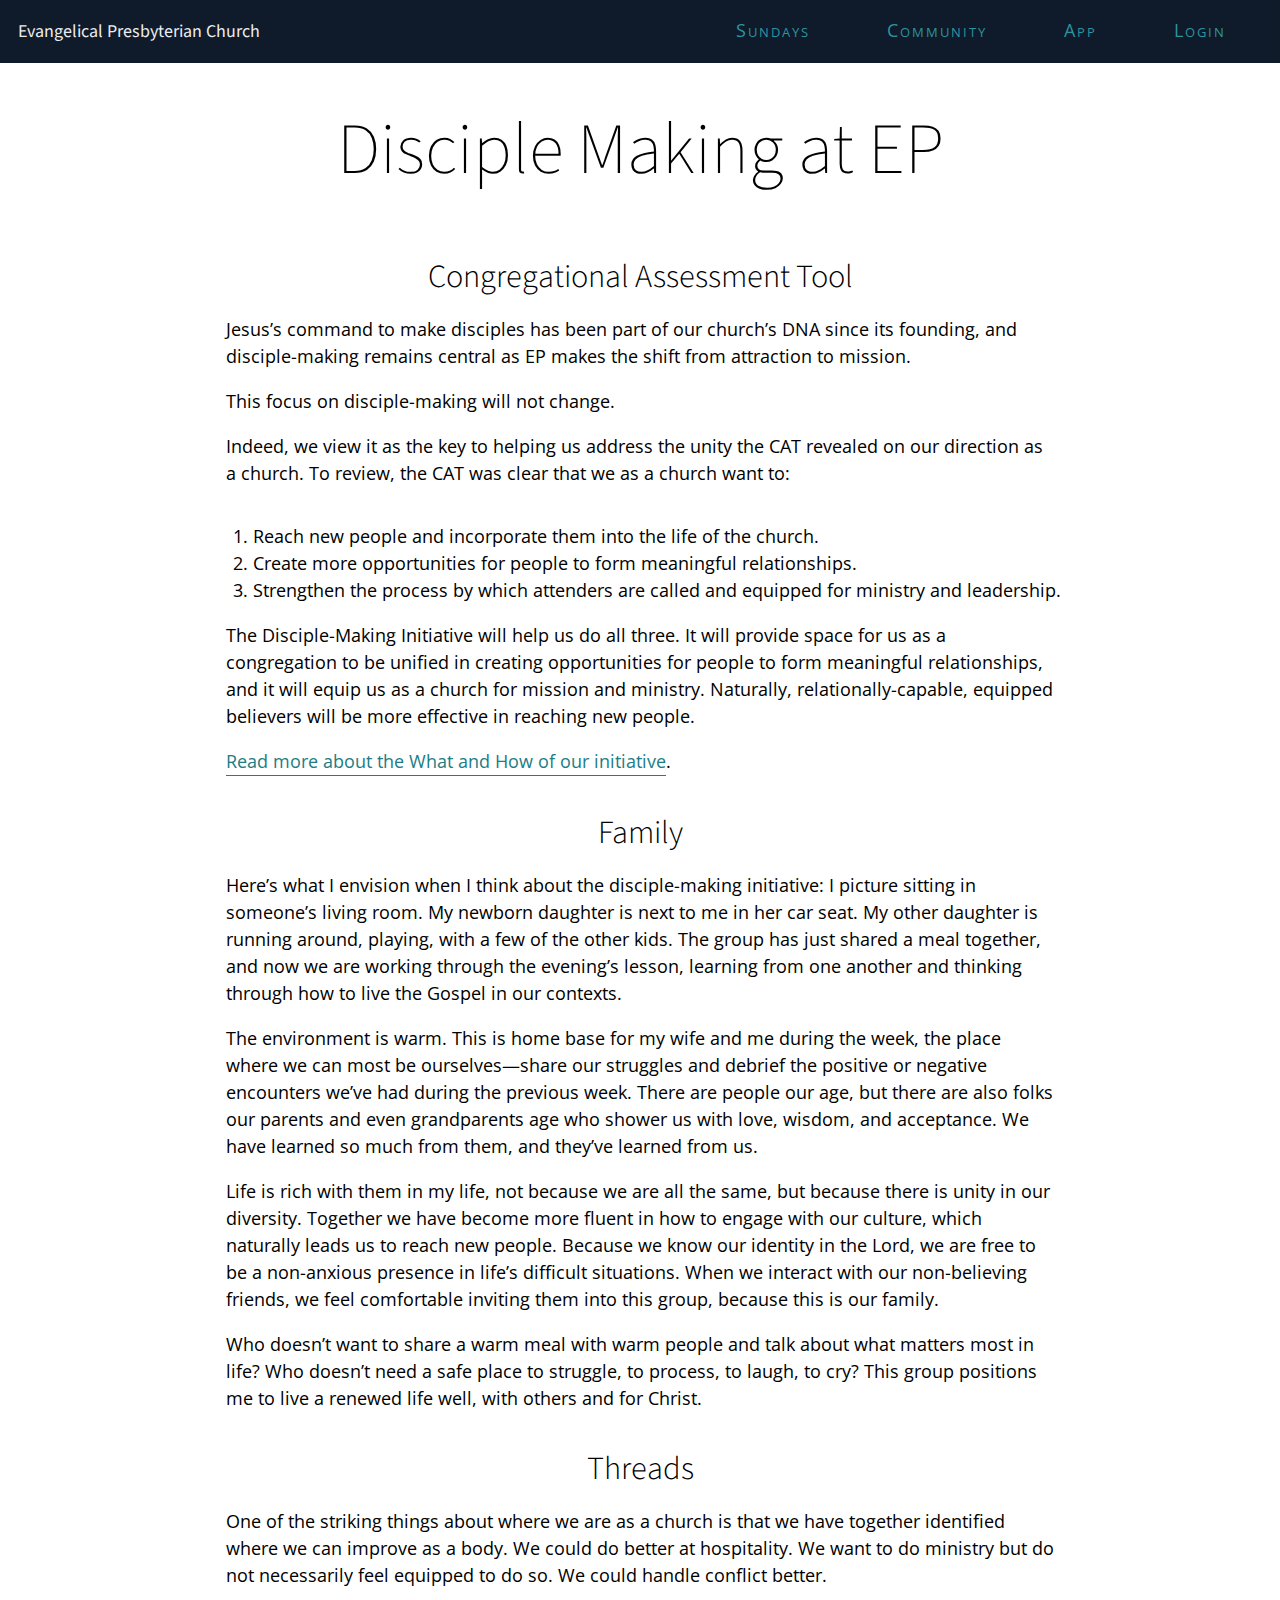
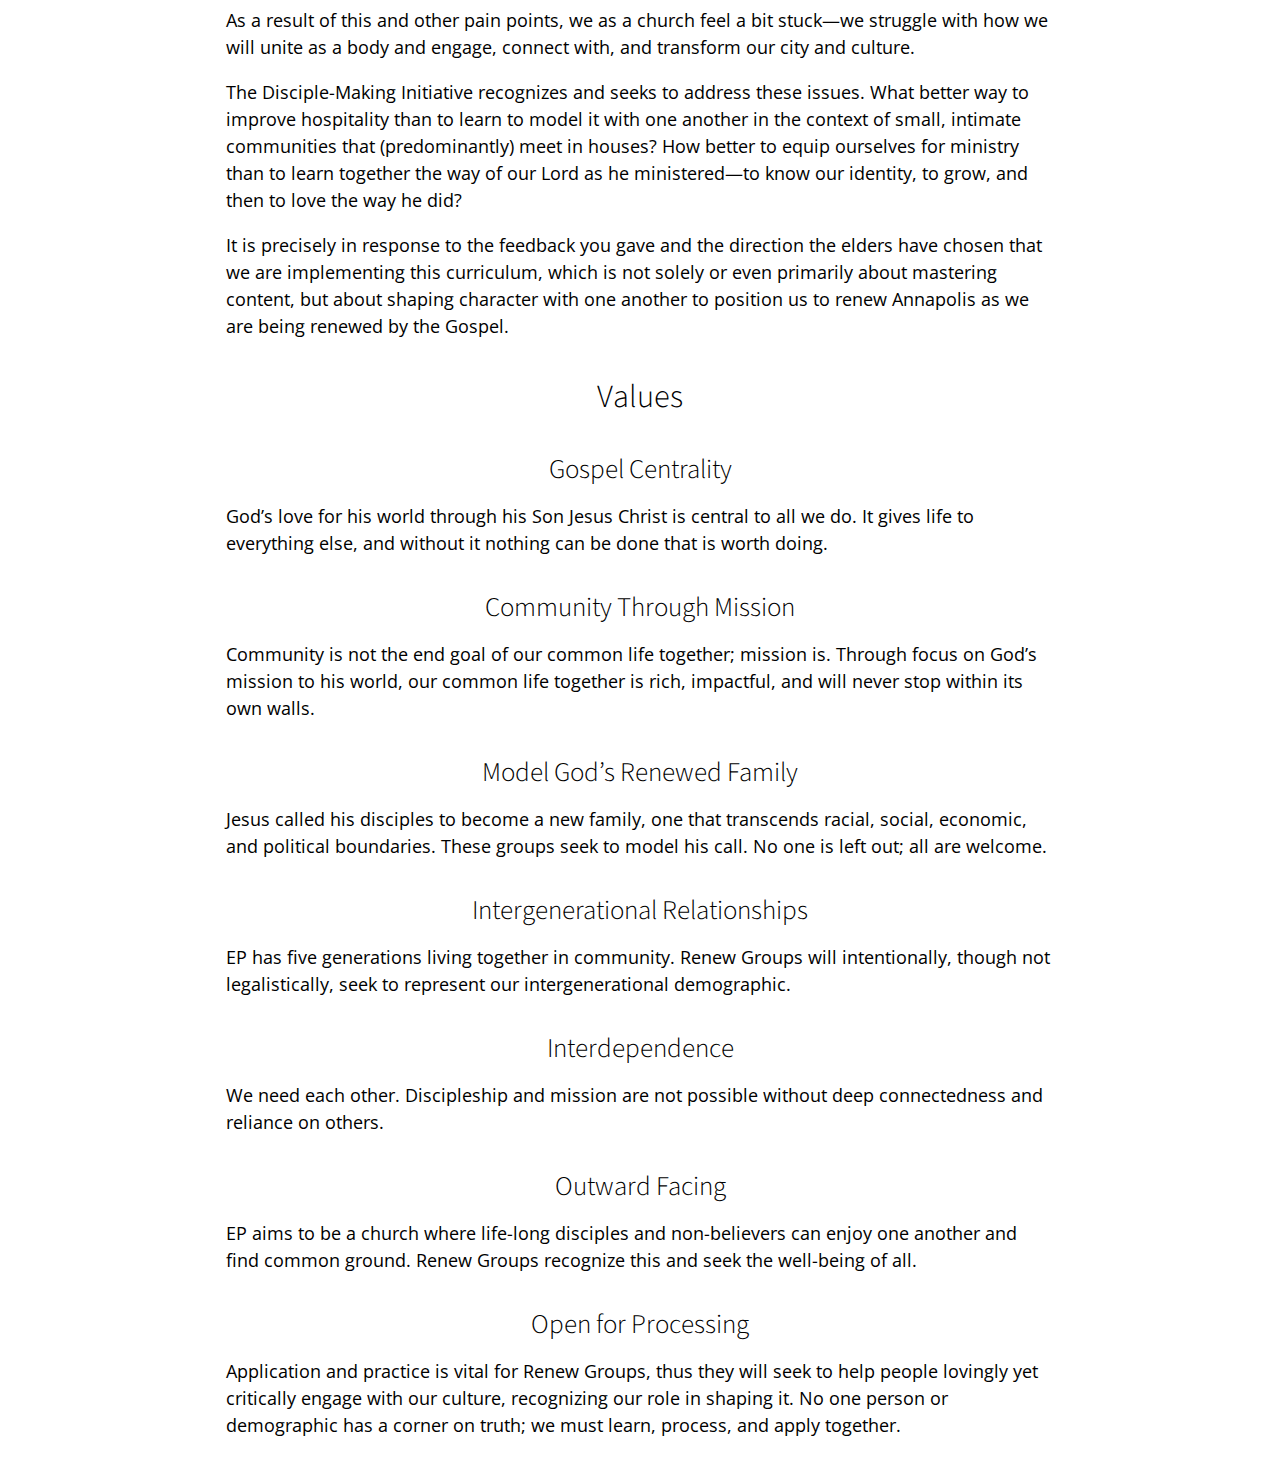
<file: unit_8/community.html>
<!DOCTYPE html>
<html lang="en">
	
	<head>
		<meta charset="utf-8">
		<meta name="description" content="Disciple Making at Evangelical Presbyterian Church">
		<meta name="viewport" content="width=device-width, initial-scale=1.0">
		<title>Disciple Making at EP Church</title>

		<link rel="stylesheet" type="text/css" href="css/style.css">
		<link rel="stylesheet" type="text/css" href="css/istyle.css">
	</head>
	
	<body>
		<!-- Navigation -->
		<header class="non-home">
			<div class="logo-nav clearfix">
				<p class="logo"><a href="index.html">Evangelical Presbyterian Church</a></p>
				<nav>
					<a href="#">Sundays</a>
					<a href="community.html">Community</a>
					<a href="#">App</a>
					<a href="#">Login</a>
				</nav>
			</div>
		</header>

		<article class="child">
			<h1>Disciple Making at EP</h1>
			<h2>Congregational Assessment Tool</h2>
			<p>Jesus&rsquo;s command to make disciples has been part of our church&rsquo;s DNA since its founding, and disciple-making remains central as EP makes the shift from attraction to mission.</p>
			<p>This focus on disciple-making will not change.</p>
			<p>Indeed, we view it as the key to helping us address the unity the CAT revealed on our direction as a church. To review, the CAT was clear that we as a church want to:</p>
			<ol>
				<li>Reach new people and incorporate them into the life of the church.</li>
				<li>Create more opportunities for people to form meaningful relationships.</li>
				<li>Strengthen the process by which attenders are called and equipped for ministry and leadership.</li>
			</ol>
			<p>The Disciple-Making Initiative will help us do all three. It will provide space for us as a congregation to be unified in creating opportunities for people to form meaningful relationships, and it will equip us as a church for mission and ministry. Naturally, relationally-capable, equipped believers will be more effective in reaching new people.</p>
			<p><a href="#">Read more about the What and How of our initiative</a>.</p>
			<h2>Family</h2>
			<p>Here&rsquo;s what I envision when I think about the disciple-making initiative: I picture sitting in someone&rsquo;s living room. My newborn daughter is next to me in her car seat. My other daughter is running around, playing, with a few of the other kids. The group has just shared a meal together, and now we are working through the evening&rsquo;s lesson, learning from one another and thinking through how to live the Gospel in our contexts.</p>
			<p>The environment is warm. This is home base for my wife and me during the week, the place where we can most be ourselves—share our struggles and debrief the positive or negative encounters we&rsquo;ve had during the previous week. There are people our age, but there are also folks our parents and even grandparents age who shower us with love, wisdom, and acceptance. We have learned so much from them, and they&rsquo;ve learned from us.</p>
			<p>Life is rich with them in my life, not because we are all the same, but because there is unity in our diversity. Together we have become more fluent in how to engage with our culture, which naturally leads us to reach new people. Because we know our identity in the Lord, we are free to be a non-anxious presence in life&rsquo;s difficult situations. When we interact with our non-believing friends, we feel comfortable inviting them into this group, because this is our family.</p>
			<p>Who doesn&rsquo;t want to share a warm meal with warm people and talk about what matters most in life? Who doesn&rsquo;t need a safe place to struggle, to process, to laugh, to cry? This group positions me to live a renewed life well, with others and for Christ.</p>
			<h2>Threads</h2>
			<p>One of the striking things about where we are as a church is that we have together identified where we can improve as a body. We could do better at hospitality. We want to do ministry but do not necessarily feel equipped to do so. We could handle conflict better.</p>
			<p>As a result of this and other pain points, we as a church feel a bit stuck—we struggle with how we will unite as a body and engage, connect with, and transform our city and culture.</p>
			<p>The Disciple-Making Initiative recognizes and seeks to address these issues. What better way to improve hospitality than to learn to model it with one another in the context of small, intimate communities that (predominantly) meet in houses? How better to equip ourselves for ministry than to learn together the way of our Lord as he ministered—to know our identity, to grow, and then to love the way he did?</p>
			<p>It is precisely in response to the feedback you gave and the direction the elders have chosen that we are implementing this curriculum, which is not solely or even primarily about mastering content, but about shaping character with one another to position us to renew Annapolis as we are being renewed by the Gospel.</p>
			<h2>Values</h2>
			<h3>Gospel Centrality</h3>
			<p>God&rsquo;s love for his world through his Son Jesus Christ is central to all we do. It gives life to everything else, and without it nothing can be done that is worth doing.</p>
			<h3>Community Through Mission</h3>
			<p>Community is not the end goal of our common life together; mission is. Through focus on God&rsquo;s mission to his world, our common life together is rich, impactful, and will never stop within its own walls.</p>
			<h3>Model God&rsquo;s Renewed Family</h3>
			<p>Jesus called his disciples to become a new family, one that transcends racial, social, economic, and political boundaries. These groups seek to model his call. No one is left out; all are welcome.</p>
			<h3>Intergenerational Relationships</h3>
			<p>EP has five generations living together in community. Renew Groups will intentionally, though not legalistically, seek to represent our intergenerational demographic.</p>
			<h3>Interdependence</h3>
			<p>We need each other. Discipleship and mission are not possible without deep connectedness and reliance on others.</p>
			<h3>Outward Facing</h3>
			<p>EP aims to be a church where life-long disciples and non-believers can enjoy one another and find common ground. Renew Groups recognize this and seek the well-being of all.</p>
			<h3>Open for Processing</h3>
			<p>Application and practice is vital for Renew Groups, thus they will seek to help people lovingly yet critically engage with our culture, recognizing our role in shaping it. No one person or demographic has a corner on truth; we must learn, process, and apply together.</p>
		</article>

	</body>

</html>
</file>
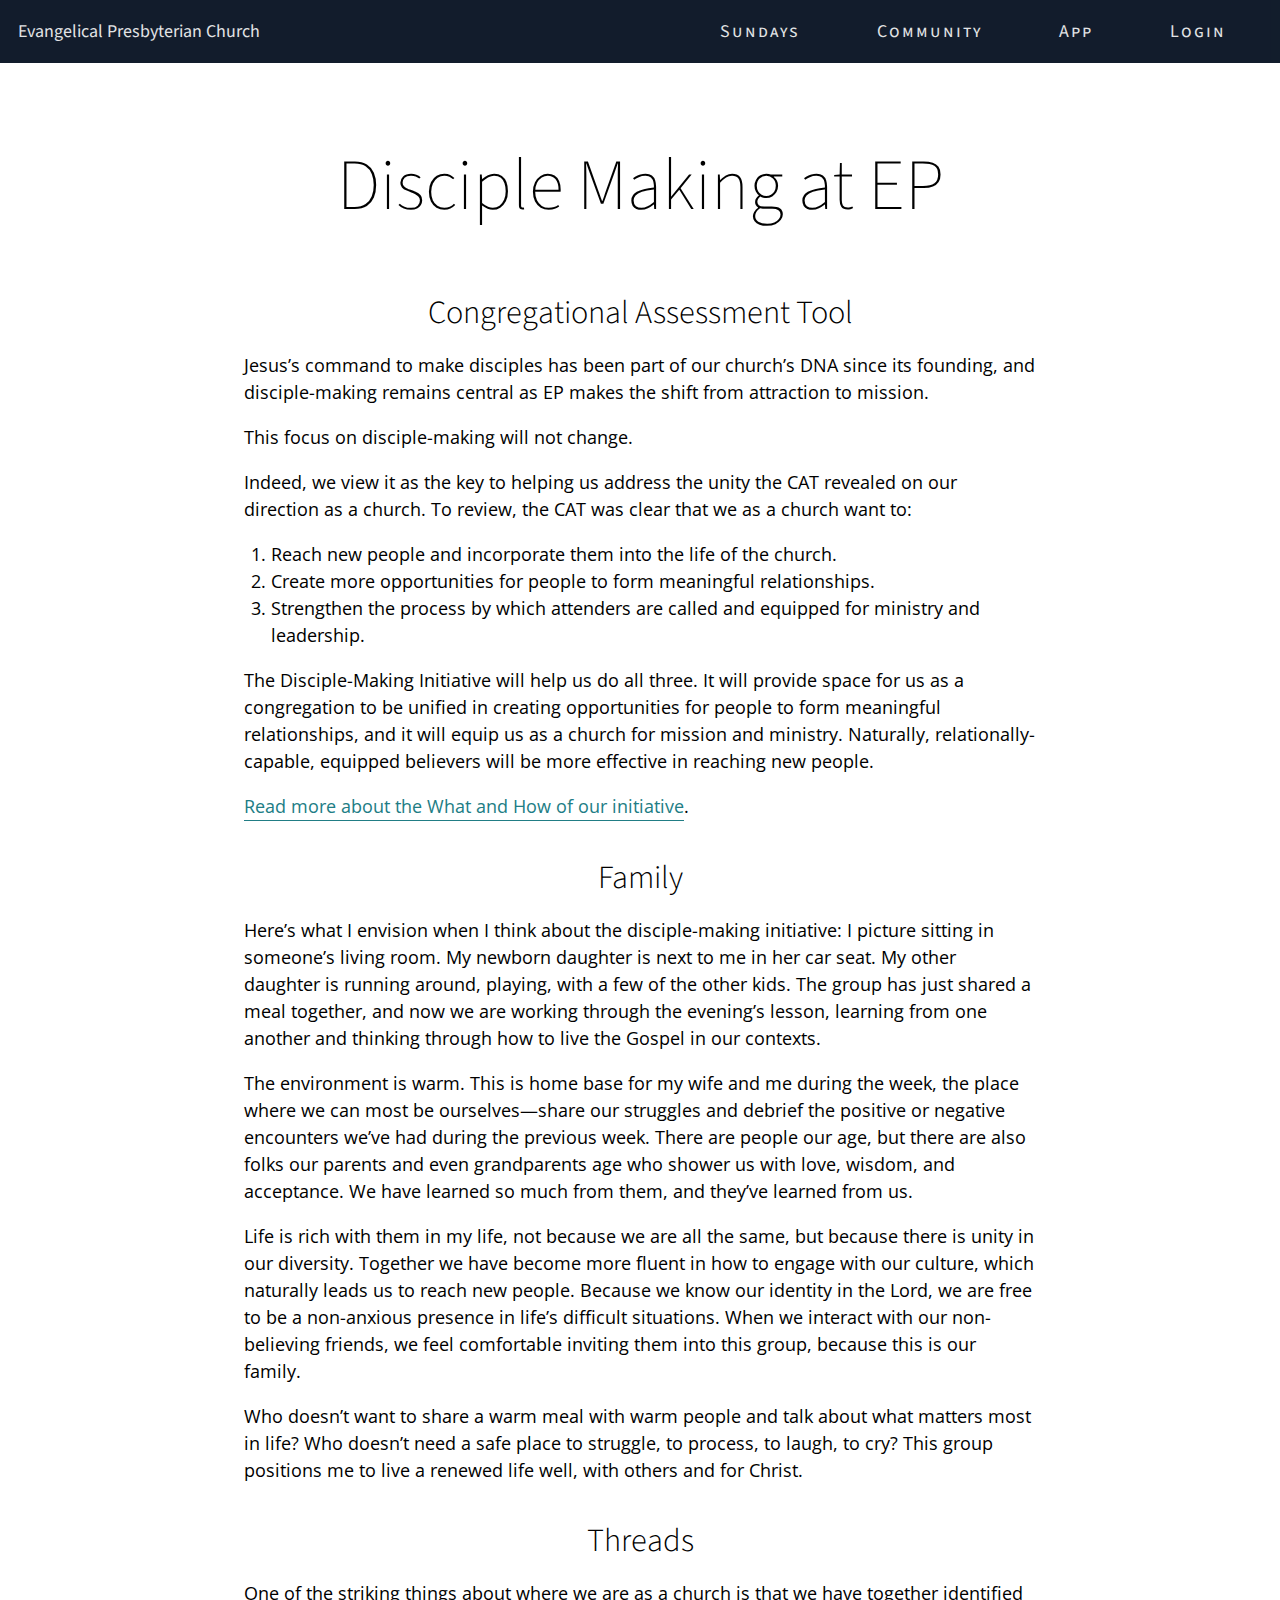
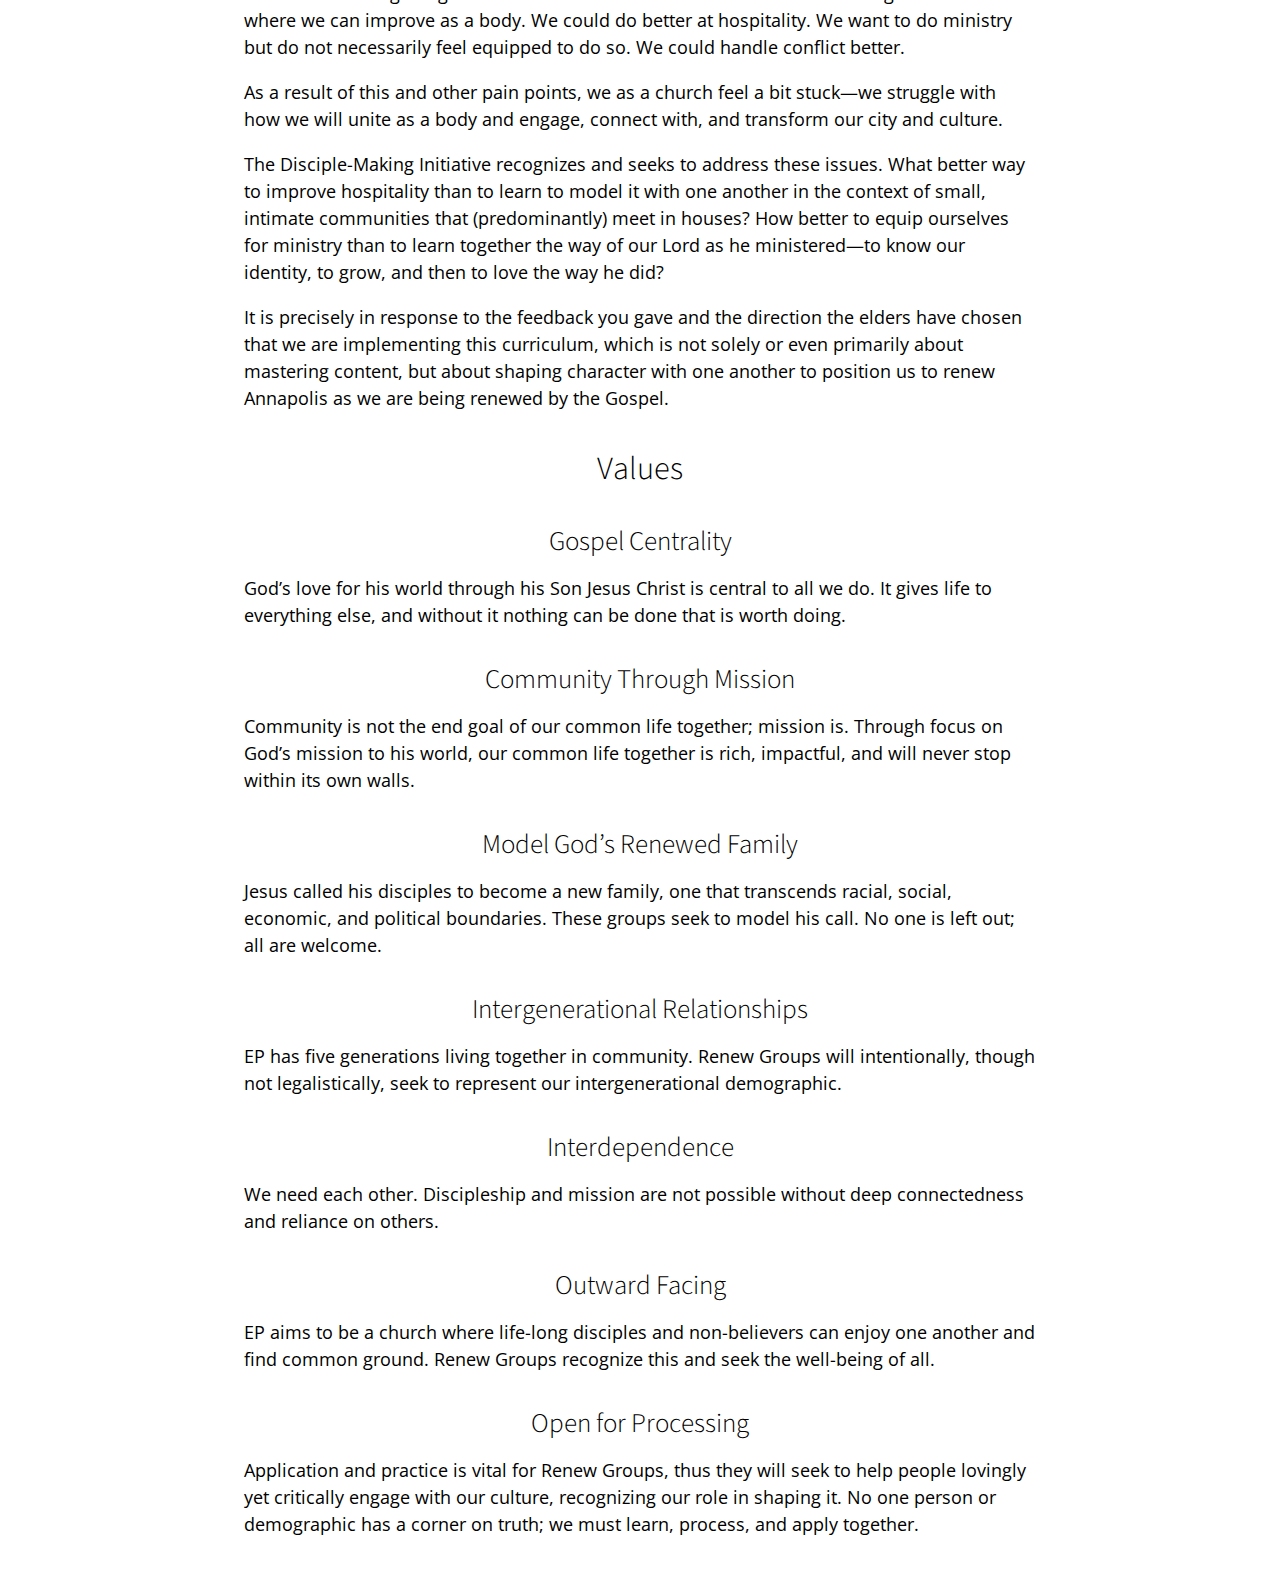
<file: unit_9/community.html>
<!DOCTYPE html>
<html lang="en">
	
	<head>
		<meta charset="utf-8">
		<meta name="description" content="Disciple Making at Evangelical Presbyterian Church">
		<meta name="viewport" content="width=device-width, initial-scale=1.0">
		<title>Disciple Making at EP Church</title>

		<link rel="stylesheet" type="text/css" href="css/style.css">
		<link rel="stylesheet" type="text/css" href="css/istyle.css">
		<!--[if lt IE 9]>
            <script src="bower_components/html5shiv/dist/html5shiv.js"></script>
        <![endif]-->
	</head>
	
	<body>
		<!-- Navigation -->
		<header class="non-home">
			<div class="logo-nav clearfix">
				<p class="logo"><a href="index.html">Evangelical Presbyterian Church</a></p>
				<nav>
					<a href="#">Sundays</a>
					<a href="community.html">Community</a>
					<a href="#">App</a>
					<a href="#">Login</a>
				</nav>
			</div>
		</header>

		<article class="child">
			<h1>Disciple Making at EP</h1>
			<h2>Congregational Assessment Tool</h2>
			<p>Jesus&rsquo;s command to make disciples has been part of our church&rsquo;s DNA since its founding, and disciple-making remains central as EP makes the shift from attraction to mission.</p>
			<p>This focus on disciple-making will not change.</p>
			<p>Indeed, we view it as the key to helping us address the unity the CAT revealed on our direction as a church. To review, the CAT was clear that we as a church want to:</p>
			<ol>
				<li>Reach new people and incorporate them into the life of the church.</li>
				<li>Create more opportunities for people to form meaningful relationships.</li>
				<li>Strengthen the process by which attenders are called and equipped for ministry and leadership.</li>
			</ol>
			<p>The Disciple-Making Initiative will help us do all three. It will provide space for us as a congregation to be unified in creating opportunities for people to form meaningful relationships, and it will equip us as a church for mission and ministry. Naturally, relationally-capable, equipped believers will be more effective in reaching new people.</p>
			<p><a href="#">Read more about the What and How of our initiative</a>.</p>
			<h2>Family</h2>
			<p>Here&rsquo;s what I envision when I think about the disciple-making initiative: I picture sitting in someone&rsquo;s living room. My newborn daughter is next to me in her car seat. My other daughter is running around, playing, with a few of the other kids. The group has just shared a meal together, and now we are working through the evening&rsquo;s lesson, learning from one another and thinking through how to live the Gospel in our contexts.</p>
			<p>The environment is warm. This is home base for my wife and me during the week, the place where we can most be ourselves—share our struggles and debrief the positive or negative encounters we&rsquo;ve had during the previous week. There are people our age, but there are also folks our parents and even grandparents age who shower us with love, wisdom, and acceptance. We have learned so much from them, and they&rsquo;ve learned from us.</p>
			<p>Life is rich with them in my life, not because we are all the same, but because there is unity in our diversity. Together we have become more fluent in how to engage with our culture, which naturally leads us to reach new people. Because we know our identity in the Lord, we are free to be a non-anxious presence in life&rsquo;s difficult situations. When we interact with our non-believing friends, we feel comfortable inviting them into this group, because this is our family.</p>
			<p>Who doesn&rsquo;t want to share a warm meal with warm people and talk about what matters most in life? Who doesn&rsquo;t need a safe place to struggle, to process, to laugh, to cry? This group positions me to live a renewed life well, with others and for Christ.</p>
			<h2>Threads</h2>
			<p>One of the striking things about where we are as a church is that we have together identified where we can improve as a body. We could do better at hospitality. We want to do ministry but do not necessarily feel equipped to do so. We could handle conflict better.</p>
			<p>As a result of this and other pain points, we as a church feel a bit stuck—we struggle with how we will unite as a body and engage, connect with, and transform our city and culture.</p>
			<p>The Disciple-Making Initiative recognizes and seeks to address these issues. What better way to improve hospitality than to learn to model it with one another in the context of small, intimate communities that (predominantly) meet in houses? How better to equip ourselves for ministry than to learn together the way of our Lord as he ministered—to know our identity, to grow, and then to love the way he did?</p>
			<p>It is precisely in response to the feedback you gave and the direction the elders have chosen that we are implementing this curriculum, which is not solely or even primarily about mastering content, but about shaping character with one another to position us to renew Annapolis as we are being renewed by the Gospel.</p>
			<h2>Values</h2>
			<h3>Gospel Centrality</h3>
			<p>God&rsquo;s love for his world through his Son Jesus Christ is central to all we do. It gives life to everything else, and without it nothing can be done that is worth doing.</p>
			<h3>Community Through Mission</h3>
			<p>Community is not the end goal of our common life together; mission is. Through focus on God&rsquo;s mission to his world, our common life together is rich, impactful, and will never stop within its own walls.</p>
			<h3>Model God&rsquo;s Renewed Family</h3>
			<p>Jesus called his disciples to become a new family, one that transcends racial, social, economic, and political boundaries. These groups seek to model his call. No one is left out; all are welcome.</p>
			<h3>Intergenerational Relationships</h3>
			<p>EP has five generations living together in community. Renew Groups will intentionally, though not legalistically, seek to represent our intergenerational demographic.</p>
			<h3>Interdependence</h3>
			<p>We need each other. Discipleship and mission are not possible without deep connectedness and reliance on others.</p>
			<h3>Outward Facing</h3>
			<p>EP aims to be a church where life-long disciples and non-believers can enjoy one another and find common ground. Renew Groups recognize this and seek the well-being of all.</p>
			<h3>Open for Processing</h3>
			<p>Application and practice is vital for Renew Groups, thus they will seek to help people lovingly yet critically engage with our culture, recognizing our role in shaping it. No one person or demographic has a corner on truth; we must learn, process, and apply together.</p>
		</article>

	</body>

</html>
</file>
<file: unit_4/css/style.css>
@import url('https://fonts.googleapis.com/css?family=Open+Sans|Source+Sans+Pro:200');

* {
	margin: 0;
	padding: 0;
	box-sizing: border-box;
}

body {
	font-family: 'Open Sans', 'Helvetica', sans-serif;
	font-size: 16px;
	text-align: center;
	position: relative;
}

header {
	background-color: #182D4F;
	text-align: center;
	color: white;
	background: url("../images/annapolis_street.jpg") no-repeat center center scroll;
	-webkit-background-size: cover;
	-moz-background-size: cover;
	-o-background-size: cover;
	background-repeat: no-repeat;
	/*padding: 15em 1em;*/
}

nav {
	text-align: right;
	background-color: #0B1626;
	opacity: .9;
	padding: 1em 1em;
}

footer {
	background: #24328F;
	color: white;
	padding: 5em;
	margin:	3em 0em 0em 0em;
}

h1,h2,h3,h4,h5,h6 {
	font-family: 'Source Sans Pro', 'Arial', sans-serif;
	padding: 1em;
}

h1 {
	font-size: 4em;
	font-weight: 100;
}

p {
	text-align: left;
	line-height: 1.5em;
	max-width: 30em;
	/*padding: 1em 0em;*/
	margin: 1em auto;
}

a {
	text-decoration: none;
	color: #217D85; /* This and next two lines are for line below link. */
	border-bottom: 1px solid #217D85;
	padding-bottom: 2px;
}

/*a:hover {
	color: #2A9EA8;
	border-bottom: 1px solid #2A9EA8;
}*/

ul,ol {
	text-align: left;
	line-height: 1.5em;
	max-width: 30em;
	padding: 0em 0em 0em 2.5em;
	margin: 1em auto;
}

.nav-links {
	font-variant: small-caps;
	letter-spacing: 2px;
	border: none;
	padding: 1em;
    margin: 1em;
}

.nav-links:hover {
	color: #2A9EA8;
}

.hero-text {
	background: rgba(11, 22, 38, 0.7);
	text-align: center;
	padding: 12em 0;
}
.call-to-video {
	font-family: 'Source Sans Pro', 'Arial', sans-serif;
	font-size: 1.25em;
	color: white;
	/* background-color: rgba(33, 125, 133, 0.68); */
	border: 2px solid;
	padding: 1em 1.5em;
	margin: 2.5em;
	display: inline-block;
}

.call-to-video:hover {
	background-color: #101F36;
	opacity: .7;
}

.call-to-visit {
	background-color: #217D85;
	border: none;
}

.call-to-visit:hover {
	background-color: #2A9EA8;
	opacity: 1;
}

.process-plan {
	padding: 3em 1em;
}

.img-circle {
	border-radius: 50%;

}

.video-cta {
	padding: 10em 1em;
	background-color: #246A8F;
	color: white;
}

.positioning {
	padding: 3em 1em;
}

.testimonial {
	padding: 3em 1em;
}

.renew {
	padding: 3em 1em;
}
</file>
<file: unit_5/css/style.css>
@import url('https://fonts.googleapis.com/css?family=Open+Sans|Source+Sans+Pro:200');

* {
	margin: 0;
	padding: 0;
	box-sizing: border-box;
}

body {
	font-family: 'Open Sans', 'Helvetica', sans-serif;
	font-size: 16px;
	text-align: center;
	position: relative;
}

header {
	/* Unit 5 Code */
	background-color: #FFED74;
    border: 1px black solid;
    padding: 20px;


	/*background-color: #182D4F;*/
	text-align: center;
	color: white;
	/*background: url("../images/annapolis_street.jpg") no-repeat center center scroll;
	-webkit-background-size: cover;
	-moz-background-size: cover;
	-o-background-size: cover;
	background-repeat: no-repeat;*/
	/*padding: 15em 1em;*/
}

nav {
	/* Unit 5 Code */
	background-color: #E8C66A;
    border: 1px black solid;
    padding: 20px;

	text-align: right;
	/*background-color: #0B1626;*/
	opacity: .9;
	/*padding: 1em 1em;*/
}

article {
	/* Unit 5 Code */
	background-color: #E89C6C;
    border: 1px black solid;
    padding: 20px;
}

div {
	/* Unit 5 Code */
	background-color: #FFE2B8;
    border: 1px black solid;
    padding: 20px;
}

footer {
	/* Unit 5 Code */
	background-color: #FF957E;
    border: 1px black solid;
    padding: 20px;

	/*background: #24328F;*/
	color: white;
	/*padding: 5em;*/
	/*margin:	3em 0em 0em 0em;*/
}

h1,h2,h3,h4,h5,h6 {
	font-family: 'Source Sans Pro', 'Arial', sans-serif;
	padding: 1em;
}

h1 {
	font-size: 4em;
	font-weight: 100;
}

p {
	text-align: left;
	line-height: 1.5em;
	max-width: 32em;
	/*padding: 1em 0em;*/
	margin: 1em auto;
}

a {
	text-decoration: none;
	color: #217D85; /* This and next two lines are for line below link. */
	border-bottom: 1px solid #217D85;
	padding-bottom: 2px;
}

/*a:hover {
	color: #2A9EA8;
	border-bottom: 1px solid #2A9EA8;
}*/

ul,ol {
	text-align: left;
	line-height: 1.5em;
	max-width: 30em;
	padding: 0em 0em 0em 2.5em;
	margin: 1em auto;
}

.nav-links {
	font-variant: small-caps;
	letter-spacing: 2px;
	border: none;
	padding: 1em;
    margin: 1em;
}

.nav-links:hover {
	color: #2A9EA8;
}

.hero-text {
	/* Unit 5 Code */
	background-color: #FFE2B8;
    border: 1px black solid;
    padding: 20px;

	/*background: rgba(11, 22, 38, 0.7);*/
	text-align: center;
	/*padding: 12em 0;*/
}
.call-to-video {
	font-family: 'Source Sans Pro', 'Arial', sans-serif;
	font-size: 1.25em;
	color: white;
	/* background-color: rgba(33, 125, 133, 0.68); */
	border: 2px solid;
	padding: 1em 1.5em;
	margin: 2.5em;
	display: inline-block;
}

.call-to-video:hover {
	background-color: #101F36;
	opacity: .7;
}

.call-to-visit {
	background-color: #217D85;
	border: none;
}

.call-to-visit:hover {
	background-color: #2A9EA8;
	opacity: 1;
}

.process-plan {
	/* Unit 5 Code */
	background-color: #FFE2B8;
    border: 1px black solid;
    padding: 20px;

	/*padding: 3em 1em;*/
}

.img-circle {
	border-radius: 50%;

}

.video-cta {
	/* Unit 5 Code */
	background-color: #FFE2B8;
    border: 1px black solid;
    padding: 20px;

	/*padding: 10em 1em;
	background-color: #246A8F;*/
	color: white;
}

.positioning {
	/* Unit 5 Code */
	background-color: #FFE2B8;
    border: 1px black solid;
    padding: 20px;

	/*padding: 3em 1em;*/
}

.testimonial {
	/* Unit 5 Code */
	background-color: #FFE2B8;
    border: 1px black solid;
    padding: 20px;

	/*padding: 3em 1em;*/
}

.renew {
	/* Unit 5 Code */
	background-color: #FFE2B8;
    border: 1px black solid;
    padding: 20px;

	/*padding: 3em 1em;*/
}
</file>
<file: unit_6/css/style.css>
@import url('https://fonts.googleapis.com/css?family=Open+Sans|Source+Sans+Pro:200');

* {
	margin: 0;
	padding: 0;
	box-sizing: border-box;
}

body {
	font-family: 'Open Sans', 'Helvetica', sans-serif;
	font-size: 16px;
	text-align: center;
	position: relative;
}

header {
	background-color: #182D4F;
	color: white;
	background: url("../images/annapolis_street.jpg") no-repeat center center scroll;
	-webkit-background-size: cover;
	-moz-background-size: cover;
	-o-background-size: cover;
	background-repeat: no-repeat;
}

header p {
	text-align: center;
}

nav {
	text-align: right;
	background-color: #0B1626;
	opacity: .9;
	padding: 1em;
}

nav a {
	font-variant: small-caps;
	letter-spacing: 2px;
	border: none;
	padding: 1em;
    margin: 1em;
}

nav a:hover {
	color: #2A9EA8;
}

article {
	max-width: 36em;
	margin: 0 auto;
}

div {
}

footer {
	background: #182D4F;
	color: white;
	padding: 5em;
	margin:	3em 0em 0em 0em;
}

h1,h2,h3,h4,h5,h6 {
	font-family: 'Source Sans Pro', 'Arial', sans-serif;
	padding: 1em;
}

h1 {
	font-size: 4em;
	font-weight: 100;
}

h2 {
	font-size: 1.8em;
	font-weight: 700;
}

h3 {
	font-size: 1.5em;
	font-weight: 700;
}

h4 {
	font-size: 1.2em;
	font-weight: 700;
}

p {
	line-height: 1.5em;
	text-align: left;
	padding: 0em 1em 1em 1em;
}

a {
	text-decoration: none;
	color: #217D85; /* This and next two lines are for line below link. */
	border-bottom: 1px solid #217D85;
	padding-bottom: 2px;
}

/*a:hover {
	color: #2A9EA8;
	border-bottom: 1px solid #2A9EA8;
}*/

ul,ol {
	text-align: left;
	line-height: 1.5em;
	padding: 0em 0em 0em 2.5em;
	margin: 1em auto;
}

address {
	text-align: left;
	font-style: normal;
	line-height: 1.5em;
	padding: 0em 1em 1em 1em;
}

.hero-text {
	background: rgba(11, 22, 38, 0.7);
	padding: 12em 0;
}
.call-to-video {
	font-family: 'Source Sans Pro', 'Arial', sans-serif;
	font-size: 1.25em;
	color: white;
	background-color: rgba(33, 125, 133, 0); 
	border: 2px solid;
	padding: 1em 1.5em;
	margin: 2.5em;
	display: inline-block;
}

.call-to-video:hover {
	background-color: #101F36;
	opacity: .7; /* Opacity affects border. Why? */
}

.call-to-visit {
	background-color: #217D85;
	border: 2px solid #217D85;
}

.call-to-visit:hover {
	background-color: #2A9EA8;
	border: 2px solid #2A9EA8;
	opacity: 1;
}

.process-plan {
    width: 84%;
    margin: auto;
	padding: 3em 1em;
}

.step {
	float: left;
	width: 33.33%;
	padding: 2em .5em;
}

.img-circle {
	border-radius: 50%;
}

.video-cta {
	background-color: #246A8F;
	color: white;
	padding: 10em 1em;
	clear: both;
}

.positioning {
	padding: 3em 1em;
}

.testimonial {
	max-width: 36em;
	padding: 3em 1em;
	margin: 0 auto;
}

.renew {
	padding: 3em 1em;
}

.clearfix:after {
	visibility: hidden;
	display: block;
	font-size: 0;
	content: " ";
	clear: both;
	height: 0;
}
</file>
<file: unit_7/css/style.css>
@import url('https://fonts.googleapis.com/css?family=Open+Sans|Source+Sans+Pro:200');

* {
	margin: 0;
	padding: 0;
	box-sizing: border-box;
}

body {
	font-family: 'Open Sans', 'Helvetica', sans-serif;
	font-size: 16px;
	text-align: center;
	position: relative;
}

header {
	background: url("../images/annapolis_street.jpg") no-repeat center center scroll;
	-webkit-background-size: cover;
	-moz-background-size: cover;
	-o-background-size: cover;
	background-repeat: no-repeat;
}

header p {
	text-align: center;
}

nav {
	text-align: right;
	background-color: #0B1626;
	opacity: .9;
	padding: 1em;
}

nav a {
	font-variant: small-caps;
	color: #2A9EA8;
	letter-spacing: 2px;
	border: none;
	padding: 1em 2em;
}

nav a:hover {
	background-color: #2A9EA8;
	color: white;
}

article {
	max-width: 36em;
	margin: 0 auto;
}

footer {
	background: #182D4F;
	color: white;
	padding: 5em;
	margin:	3em 0em 0em 0em;
}

h1,h2,h3,h4,h5,h6 {
	font-family: 'Source Sans Pro', 'Arial', sans-serif;
	padding: 1em;
}

h1 {
	font-size: 4em;
	font-weight: 100;
}

h2 {
	font-size: 1.8em;
	font-weight: 700;
}

h3 {
	font-size: 1.5em;
	font-weight: 700;
}

h4 {
	font-size: 1.2em;
	font-weight: 700;
}

p {
	line-height: 1.5em;
	text-align: left;
	padding: 0em 1em 1em 1em;
}

a {
	text-decoration: none;
	color: #217D85; /* This and next two lines are for line below link. */
	border-bottom: 1px solid #217D85;
	padding-bottom: 2px;
}

a:hover {
	color: #2A9EA8;
	border-bottom: 1px solid #2A9EA8;
}

ul,ol {
	text-align: left;
	line-height: 1.5em;
	padding: 0em 0em 0em 2.5em;
	margin: 1em auto;
}

address {
	text-align: left;
	font-style: normal;
	line-height: 1.5em;
	padding: 0em 1em 1em 1em;
}

.hero-text {
	background: rgba(11, 22, 38, 0.6);
	color: white;
	padding: 12em 0;
}

.hero-text p {
	max-width: 36em;
	margin: .5em auto;
}

.call-to-video {
	font-family: 'Source Sans Pro', 'Arial', sans-serif;
	font-size: 1.25em;
	color: white;
	background-color: rgba(33, 125, 133, 0); 
	border: 2px solid;
	padding: 1em 1.5em;
	margin: 2.5em;
	display: inline-block;
}

.call-to-video:hover {
	background-color: #101F36;
	border: 2px solid white;
	color: white;
	opacity: 1; /* Opacity affects border. Why? */
}

.call-to-visit {
	background-color: #217D85;
	border: 2px solid #217D85;
}

.call-to-visit:hover {
	background-color: #2A9EA8;
	border: 2px solid #2A9EA8;
	color: white;
	opacity: 1;
}

.process-plan {
    width: 84%;
    margin: auto;
	padding: 3em 1em;
}

.step {
	float: left;
	width: 33.33%;
	padding: 2em .5em;
}

.img-circle {
	border-radius: 50%;
}

.video-cta-background {
	background: url("../images/main_street.jpg") no-repeat center center scroll;
	-webkit-background-size: cover;
	-moz-background-size: cover;
	-o-background-size: cover;
	background-repeat: no-repeat;
}

.video-cta {
	background-color: #246A8F;
	background: rgba(36, 106, 143, 0.8);
	color: white;
	padding: 12em 1em;
	clear: both;
}

.narrative {
	padding: 3em 1em;
}

.testimonial {
	max-width: 36em;
	padding: 3em 1em;
	margin: 0 auto;
}

.clearfix:after {
	visibility: hidden;
	display: block;
	font-size: 0;
	content: " ";
	clear: both;
	height: 0;
}

#mobile {
	display: none;
}

@media only screen and (max-width: 1170px) {
	.hero-text {
		padding: 10em 0;
	}

	.process-plan {
	    width: 92%;
	    margin: auto;
		padding: 2em .5em;
	}

	.step {
		float: left;
		width: 33.33%;
		padding: 2em .25em;
	}
}

@media only screen and (max-width: 1020px) {
	h1 {
		font-size: 3em;
	}

	h2 {
		font-size: 1.5em;
		font-weight: 700;
	}

	h3 {
		font-size: 1.2em;
		font-weight: 700;
	}

	h4 {
		font-size: 1.1em;
		font-weight: 700;
	}

	.hero-text {
		padding: 8em 0;
	}

	.process-plan {
	    max-width: 48em;
	    margin: .5em auto;
	}

	.step {
		float: none;
		width: 66.6667%;
		margin: .25em auto;
		padding: .5em .25em;
	}
}

@media only screen and (max-width: 790px) {
	nav {
		padding: 0;
	}

	nav a {
		display: none;
		padding: 1em 2em;
	}

	nav:hover a {
		display: block;
	}

	.call-to-video {
		padding: .75em 1.25em;
		margin: 1.5em;
	}

	.video-cta {
		padding: 9em 1em;
	}

	.step {
		float: none;
		width: 75%;
		margin: .25em auto;
		padding: .5em .25em;
	}

	#mobile {
		display: block;
	}
}

@media only screen and (max-width: 600px) {
	h1,h2,h3,h4,h5,h6 {
		padding: .5em .25em;
	}

	h1 {
		font-size: 2.5em;
	}

	footer {
		padding: 5em 1em;
	}

	footer p {
		text-align: center;
	}

	address {
		text-align: center;
		padding-top: 1em;
	}

	.hero-text {
		padding: 7em 0;
	}

	.hero-text p {
		max-width: 32em;
		font-weight: 300;
		margin: .5em auto;
	}

	.call-to-video {
		display: block;
		width: 75%;
		padding: .75em 1.25em;
		margin: 1.5em auto;
	}

	.step {
		float: none;
		width: 85%;
		margin: .25em auto;
		padding: .5em .25em;
	}
}

@media only screen and (max-width: 450px) {
	h1 {
		font-size: 2em;
	}

	p {
		font-weight: 300;
	}

	.hero-text {
		padding: 3em 0;
	}

	.step {
		width: 100%;
	}
}

@media only screen and (max-width: 360px) {
	.hero-text {
		padding: 2em 0em;
	}
}
</file>
<file: unit_8/css/style.css>
@import url('https://fonts.googleapis.com/css?family=Open+Sans|Source+Sans+Pro:200');

* {
	margin: 0;
	padding: 0;
	box-sizing: border-box;
}

body {
	font-family: 'Open Sans', 'Helvetica', sans-serif;
	font-size: 18px;
	text-align: center;
	position: relative;
}

header {
	background: url("../images/annapolis_street.jpg") no-repeat center center scroll;
	-webkit-background-size: cover;
	-moz-background-size: cover;
	-o-background-size: cover;
	background-repeat: no-repeat;
}

header p {
	text-align: center;
}

nav {
	padding: 1em;
	float: right;
}

nav a {
	font-variant: small-caps;
	color: #2A9EA8;
	letter-spacing: 2px;
	border: none;
	padding: 1em 2em;
}

nav a:hover {
	background-color: #2A9EA8;
	color: white;
	border: none;
}

article {
	max-width: 36em;
	margin: 0 auto;
}

footer {
	background: #182D4F;
	color: white;
	padding: 5em;
	margin:	3em 0em 0em 0em;
}

h1,h2,h3,h4,h5,h6 {
	font-family: 'Source Sans Pro', 'Arial', sans-serif;
	padding: .5em .5em;
}

h1 {
	font-size: 4em;
	font-weight: 100;
}

h2 {
	font-size: 1.8em;
	font-weight: 300;
}

h3 {
	font-size: 1.5em;
	font-weight: 300;
}

h4 {
	font-size: 1.2em;
	font-weight: 300;
}

p {
	line-height: 1.5em;
	text-align: left;
	padding: 0em 1em 1em 1em;
}

a {
	text-decoration: none;
	color: #217D85; /* This and next two lines are for line below link. */
	border-bottom: 1px solid #217D85;
	padding-bottom: 2px;
}

a:hover {
	color: #2A9EA8;
	border-bottom: 1px solid #2A9EA8;
}

ul,ol {
	text-align: left;
	line-height: 1.5em;
	padding: 0em 0em 0em 2.5em;
	margin: 1em auto;
}

hr {
	border: .5px solid white;
	margin: 1.5em auto;
	width: 16em;
}

address {
	text-align: left;
	font-style: normal;
	line-height: 1.5em;
	padding: 0em 1em 1em 1em;
}

.logo-nav {
	background-color: #0B1626;
	opacity: .9;
}

.logo {
	font-family: 'Source Sans Pro', 'Arial', sans-serif;
	color: white;
	padding: 1em;
	float: left;
}

.logo a {
	text-decoration: none;
	color: white;
	border: none;
}

.hero-text {
	background: rgba(11, 22, 38, 0.6);
	color: white;
	padding: 7em 0;
}

.hero-text p {
	max-width: 36em;
	margin: .5em auto;
}

.call-to-video {
	font-family: 'Source Sans Pro', 'Arial', sans-serif;
	font-size: 1.25em;
	color: white;
	background-color: rgba(33, 125, 133, 0); 
	border: 2px solid;
	padding: 1em 1.5em;
	margin: 2em;
	display: inline-block;
}

.call-to-video:hover {
	background-color: #101F36;
	border: 2px solid white;
	color: white;
	opacity: 1; /* Opacity affects border. Why? */
}

.call-to-visit {
	background-color: #217D85;
	border: 2px solid #217D85;
}

.call-to-visit:hover {
	background-color: #2A9EA8;
	border: 2px solid #2A9EA8;
	color: white;
	opacity: 1;
}

.process-plan {
    width: 92%;
    margin: auto;
	padding: 2em 1em;
}

.step {
	float: left;
	width: 33.33%;
	padding: 2em .5em;
}

.img-circle {
	border-radius: 50%;
}

.video-cta-background {
	background: url("../images/main_street.jpg") no-repeat center center scroll;
	-webkit-background-size: cover;
	-moz-background-size: cover;
	-o-background-size: cover;
	background-repeat: no-repeat;
}

.video-cta {
	background-color: #246A8F;
	background: rgba(36, 106, 143, 0.8);
	color: white;
	padding: 10em .5em;
	clear: both;
}

.narrative {
	padding: 2em 1em;
}

.testimonial-background {
	background: url("../images/water_sunset.jpg") no-repeat center center scroll;
	-webkit-background-size: cover;
	-moz-background-size: cover;
	-o-background-size: cover;
	background-repeat: no-repeat;
}

.testimonial-wrapper {
	background-color: #24328F;
	background: rgba(36, 50, 143, 0.8);
	color: white;
}

.testimonial {
	max-width: 36em;
	padding: 2em 1em;
	margin: 0 auto;
}

.clearfix:after {
	visibility: hidden;
	display: block;
	font-size: 0;
	content: " ";
	clear: both;
	height: 0;
}

@media only screen and (max-width: 1200px) {
	h1 {
		font-size: 3.5em;
	}

	.hero-text {
		padding: 7em 0;
	}

	.process-plan {
	    width: 100%;
	    margin: auto;
		padding: 2em .5em;
	}

	.step {
		float: left;
		width: 33.33%;
		padding: 2em 0;
	}
}

@media only screen and (max-width: 1020px) {
	h1 {
		font-size: 3em;
	}

	h2 {
		font-size: 1.5em;
	}

	h3 {
		font-size: 1.2em;
	}

	h4 {
		font-size: 1.1em;
	}

	.hero-text {
		padding: 6em 0;
	}

	.call-to-video {
		padding: .75em 1.25em;
		margin: 1.5em;
	}

	.process-plan {
	    max-width: 48em;
	    margin: .5em auto;
	}

	.step {
		float: none;
		width: 66.6667%;
		margin: .25em auto;
		padding: .5em .25em;
	}
}

@media only screen and (max-width: 880px) {
	body {
		font-size: 16px;
	}

	h1 {
		font-size: 3em;
	}

	.hero-text {
		padding: 5em 0;
	}

	.video-cta {
		padding: 8em 1em;
	}

	.step {
		float: none;
		width: 75%;
		margin: .25em auto;
		padding: .5em .25em;
	}
}

@media only screen and (max-width: 768px) {
	nav {
		width: 100%;
		padding: 0;
		margin: 0 auto;
	}

	nav a {
		width: 25%;
		padding: .5em 0;
		display: block;
		float: left;
	}

	.logo {
		float: none;
		text-align: center;
		opacity: .5;
	    padding: .5em 0;
	    margin: 0 auto;
	}

	.logo a {
		opacity: .5;
	}
}

@media only screen and (max-width: 600px) {
	nav {
		width: 100%;
	}

	h1,h2,h3,h4,h5,h6 {
		padding: .5em .25em;
	}

	p {
		padding: 0 .5em 1em .5em;
	}

	footer {
		padding: 5em 1em;
	}

	footer p {
		text-align: center;
	}

	address {
		text-align: center;
		padding-top: 1em;
	}

	.hero-text {
		padding: 4em 0;
	}

	.hero-text p {
		max-width: 32em;
		margin: .5em auto;
	}

	.call-to-video {
		display: block;
		width: 45%;
		padding: .75em 1.25em;
		margin: 1.5em auto;
	}

	.step {
		float: none;
		width: 85%;
		margin: .25em auto;
		padding: .5em 0;
	}

	.video-cta {
		padding: 7em 1em;
	}

	.narrative {
		padding: 1.5em .5em;
	}

	.testimonial {
		padding: 1.5em .5em;
	}
}

@media only screen and (max-width: 450px) {
	nav a {
		width: 50%;
		padding: .5em 0;
	}

	h1 {
		font-size: 2em;
	}

	.logo {
		padding: .5em 0 0;
	}

	.hero-text {
		padding: 2.5em 0;
	}

	.call-to-video {
		width: 55%;
	}

	.step {
		width: 100%;
	}

	.video-cta {
		padding: 5em 1em;
	}
}

@media only screen and (max-width: 360px) {
	.hero-text {
		padding: 1em 0em;
	}

	.call-to-video {
		width: 66.67%;
	}
}
</file>
<file: unit_9/css/style.css>
/* ================================================ Fonts ================================================ */

@import url('https://fonts.googleapis.com/css?family=Open+Sans|Source+Sans+Pro:200');
@import url('https://fonts.googleapis.com/css?family=Nothing+You+Could+Do');

/* ================================================ Main CSS ================================================ */

* {
	margin: 0;
	padding: 0;
	box-sizing: border-box;
}

body {
	font-family: 'Open Sans', 'Helvetica', sans-serif;
	font-size: 18px;
	text-align: center;
	position: relative;
}

header {
	background: url("../images/annapolis_street.jpg") no-repeat center center scroll;
	background-size: cover;
	background-repeat: no-repeat;
}

header p {
	text-align: center;
}

nav {
	padding: 1em;
	float: right;
}

nav a {
	font-family: 'Source Sans Pro', 'Arial', sans-serif;
	font-variant: small-caps;
	color: white;
	letter-spacing: 2px;
	border: none;
	padding: 1em 2em;
	border-radius: .10em;
}

nav a:hover {
	background-color: #2A9EA8;
	color: white;
	border: none;
	opacity: 1;
}

article {
	max-width: 72em;
	margin: 0 auto;
	padding: 2em 1em;
}

footer {
	background: #182D4F;
	color: white;
	padding: 5em;
}

h1,h2,h3,h4,h5,h6 {
	font-family: 'Source Sans Pro', 'Arial', sans-serif;
	padding: .5em .5em;
}

h1 {
	font-size: 4em;
	font-weight: 100;
}

h2 {
	font-size: 1.8em;
	font-weight: 300;
}

h3 {
	font-size: 1.5em;
	font-weight: 300;
}

h4 {
	font-size: 1.4em;
	font-weight: 300;
}

p {
	line-height: 1.5em;
	text-align: left;
	padding: 0em 1em 1em 1em;
}

a {
	text-decoration: none;
	color: #217D85; /* This and next two lines are for line below link. */
	border-bottom: 1px solid #217D85;
	padding-bottom: 2px;
}

a:hover {
	color: #2A9EA8;
	border-bottom: 1px solid #2A9EA8;
}

ul,ol {
	text-align: left;
	line-height: 1.5em;
	padding: 0em 0em 0em 2.5em;
	margin: auto;
}

li:last-of-type {
	padding-bottom: 1em;
}

hr {
	border: .5px solid white;
	margin: 1.5em auto;
	width: 16em;
}

blockquote {
	font-size: 1.1em;
	line-height: 1.5em;
	text-align: left;
	padding: 0em 1em;
}

cite {
	display: block;
	line-height: 1.5em;
	padding-bottom: 1em; 
	margin-bottom: 1em;
}

cite:before {
	content: "\2014";
}

address {
	text-align: left;
	font-style: normal;
	line-height: 1.5em;
	padding: 0em 1em 1em 1em;
}

.logo-nav {
	background-color: #0B1626;
	opacity: .85;
}

.logo {
	font-family: 'Source Sans Pro', 'Arial', sans-serif;
	color: white;
	padding: 1em;
	float: left;
}

.logo a {
	text-decoration: none;
	color: white;
	border: none;
}

.nav-visit {
	background-color: #217D85;
	color: white;
	border-radius: .10em;
}

.hero-text {
	background: rgba(11, 22, 38, 0.6);
	color: white;
	padding: 7em 0;
}

.hero-text p {
	max-width: 36em;
	margin: .5em auto;
	padding: 1em 0;
}

.call-to-video {
	font-family: 'Source Sans Pro', 'Arial', sans-serif;
	font-size: 1.25em;
	color: white;
	background-color: rgba(33, 125, 133, 0); 
	border: 2px solid;
	padding: 1em 1.5em;
	margin: 2em;
	display: inline-block;
	border-radius: .10em;
}

.call-to-video:hover {
	background-color: #101F36;
	border: 2px solid white;
	color: white;
	opacity: 1; /* Opacity affects border. Why? */
	-webkit-transition: all 0.2s ease-in-out;
    transition: all 0.2s ease-in-out;
}

.call-to-visit {
	background-color: #217D85;
	border: 2px solid #217D85;
}

.call-to-visit:hover {
	background-color: #2A9EA8;
	border: 2px solid #2A9EA8;
	color: white;
	opacity: 1;
	-webkit-transition: all 0.2s ease-in-out;
    transition: all 0.2s ease-in-out;
}

.cta-in-text {
	margin: 1em;
}

.cta-div {
	clear: both;
}

.process-plan {
    max-width: 72em;
    margin: auto;
	padding: 2em 1em;
}

.step {
	float: left;
	width: 33.33%;
	padding: 1em .5em;
}

.p-step {
	font-family: 'Nothing You Could Do', 'Source Sans Pro', 'Arial', sans-serif;
	font-size: 2.5em;
	background-color: #182D4F;
	color: white;
	border-radius: 50%;
	text-align: center;
	width: 1.5em;
	height: 1.5em;
	margin: 0 auto;
	padding: 0;
}

.img-circle {
	border-radius: 50%;
}

.video-cta-background {
	background: url("../images/main_street.jpg") no-repeat center center scroll;
	background-size: cover;
	background-repeat: no-repeat;
}

.video-cta {
	background-color: #246A8F;
	background: rgba(36, 106, 143, 0.8);
	color: white;
	padding: 10em .5em;
	clear: both;
}

.article-column {
	width: 50%;
	float: left;
}

.testimonial-background {
	background: url("../images/water_sunset.jpg") no-repeat center center scroll;
	background-size: cover;
	background-repeat: no-repeat;
}

.testimonial-wrapper {
	background-color: #24328F;
	background: rgba(36, 50, 143, 0.8);
	color: white;
}

.testimonial {
	max-width: 72em;
	padding: 3em 1em;
	margin: 0 auto;
}

.clearfix:after {
	visibility: hidden;
	display: block;
	font-size: 0;
	content: " ";
	clear: both;
	height: 0;
}

/* ================================================ 1200px screen ================================================ */

@media only screen and (max-width: 1200px) {
	h1 {
		font-size: 3.5em;
	}

	.hero-text {
		padding: 7em 0;
	}

	.process-plan {
	    width: 100%;
	    margin: auto;
		padding: 2em .5em;
	}

	.step {
		float: left;
		width: 33.33%;
		padding: 2em 0;
	}
}

/* ================================================ 1020px screen ================================================ */

@media only screen and (max-width: 1020px) {
	h1 {
		font-size: 3em;
	}

	h2 {
		font-size: 1.5em;
	}

	h3 {
		font-size: 1.3em;
	}

	h4 {
		font-size: 1.2em;
	}

	article {
		max-width: 48em;
		padding: 2em .5em;
		margin: .5em auto;
	}

	.nav-visit {
		display: none;
	}

	.hero-text {
		padding: 6em 0;
	}

	.call-to-video {
		padding: .75em 1.25em;
		margin: 1.5em;
	}

	.process-plan {
	    max-width: 48em;
	    margin: .5em auto;
	}

	.step {
		margin: .25em auto;
		padding: .5em .25em;
	}

	.step,.article-column {
		float: none;
		width: 66.6667%;
	}

	.article-column {
		margin: 0 auto;
		padding: 0 .25em;
	}

	.testimonial {
		padding: 2em 1em;
	}
}

/* ================================================ 880px screen ================================================ */

@media only screen and (max-width: 880px) {
	body {
		font-size: 16px;
	}

	h1 {
		font-size: 3em;
	}

	.hero-text {
		padding: 5em 0;
	}

	.video-cta {
		padding: 8em 1em;
	}

	.step,.article-column {
		width: 75%;
	}

	.article-column {
		margin: 0 auto;
		padding: 0 .25em;
	}
}

/* ================================================ 780px screen ================================================ */

@media only screen and (max-width: 780px) {
	nav {
		width: 100%;
		padding: 0;
		margin: 0 auto;
	}

	nav a {
		width: 25%;
		padding: .5em 0;
		display: block;
		float: left;
	}

	.logo {
		float: none;
		text-align: center;
		opacity: .5;
	    padding: .5em 0;
	    margin: 0 auto;
	}

	.logo a {
		opacity: .5;
	}
}

/* ================================================ 600px screen ================================================ */

@media only screen and (max-width: 600px) {
	article {
		padding: 1.5em .5em;
	}

	h1,h2,h3,h4,h5,h6 {
		padding: .5em .25em;
	}

	h2,h3 {
		font-weight: 400;
	}

	p {
		padding: 0 .5em 1em .5em;
	}

	footer {
		padding: 5em 1em;
	}

	footer p {
		text-align: center;
	}

	blockquote {
		padding: 0 .5em;
	}

	address {
		text-align: center;
		padding-top: 1em;
	}

	.hero-text {
		padding: 4em 0;
	}

	.hero-text p {
		max-width: 32em;
		margin: .5em auto;
	}

	.call-to-video {
		display: block;
		width: 45%;
		padding: .75em 1.25em;
		margin: 1.5em auto;
	}

	.step {
		margin: .25em auto;
		padding: .5em 0;
	}

	.step,.article-column {
		float: none;
		width: 85%;
	}

	.article-column {
		margin: 0 auto;
		padding: 0;
	}

	.video-cta {
		padding: 7em 1em;
	}

	.testimonial {
		padding: 1.5em .5em;
	}
}

/* ================================================ 450px screen ================================================ */

@media only screen and (max-width: 450px) {
	nav a {
		width: 50%;
		padding: .5em 0;
	}

	h1 {
		font-size: 2em;
	}

	.logo {
		padding: .5em 0 0;
	}

	.hero-text {
		padding: 2.5em 0;
	}

	.call-to-video {
		width: 55%;
	}

	.step,.article-column {
		width: 100%;
	}

	.video-cta {
		padding: 5em 1em;
	}
}

/* ================================================ 360px screen ================================================ */

@media only screen and (max-width: 360px) {
	.hero-text {
		padding: 1em 0em;
	}

	.call-to-video {
		width: 66.67%;
	}
}
</file>
<file: unit_8/css/istyle.css>
.non-home {
	background: rgba(11, 22, 38, .8);
}

.child {
	max-width: 48em;
}
</file>
<file: unit_9/css/istyle.css>
.non-home {
	background: rgba(11, 22, 38, .8);
}

.child {
	max-width: 48em;
}
</file>
